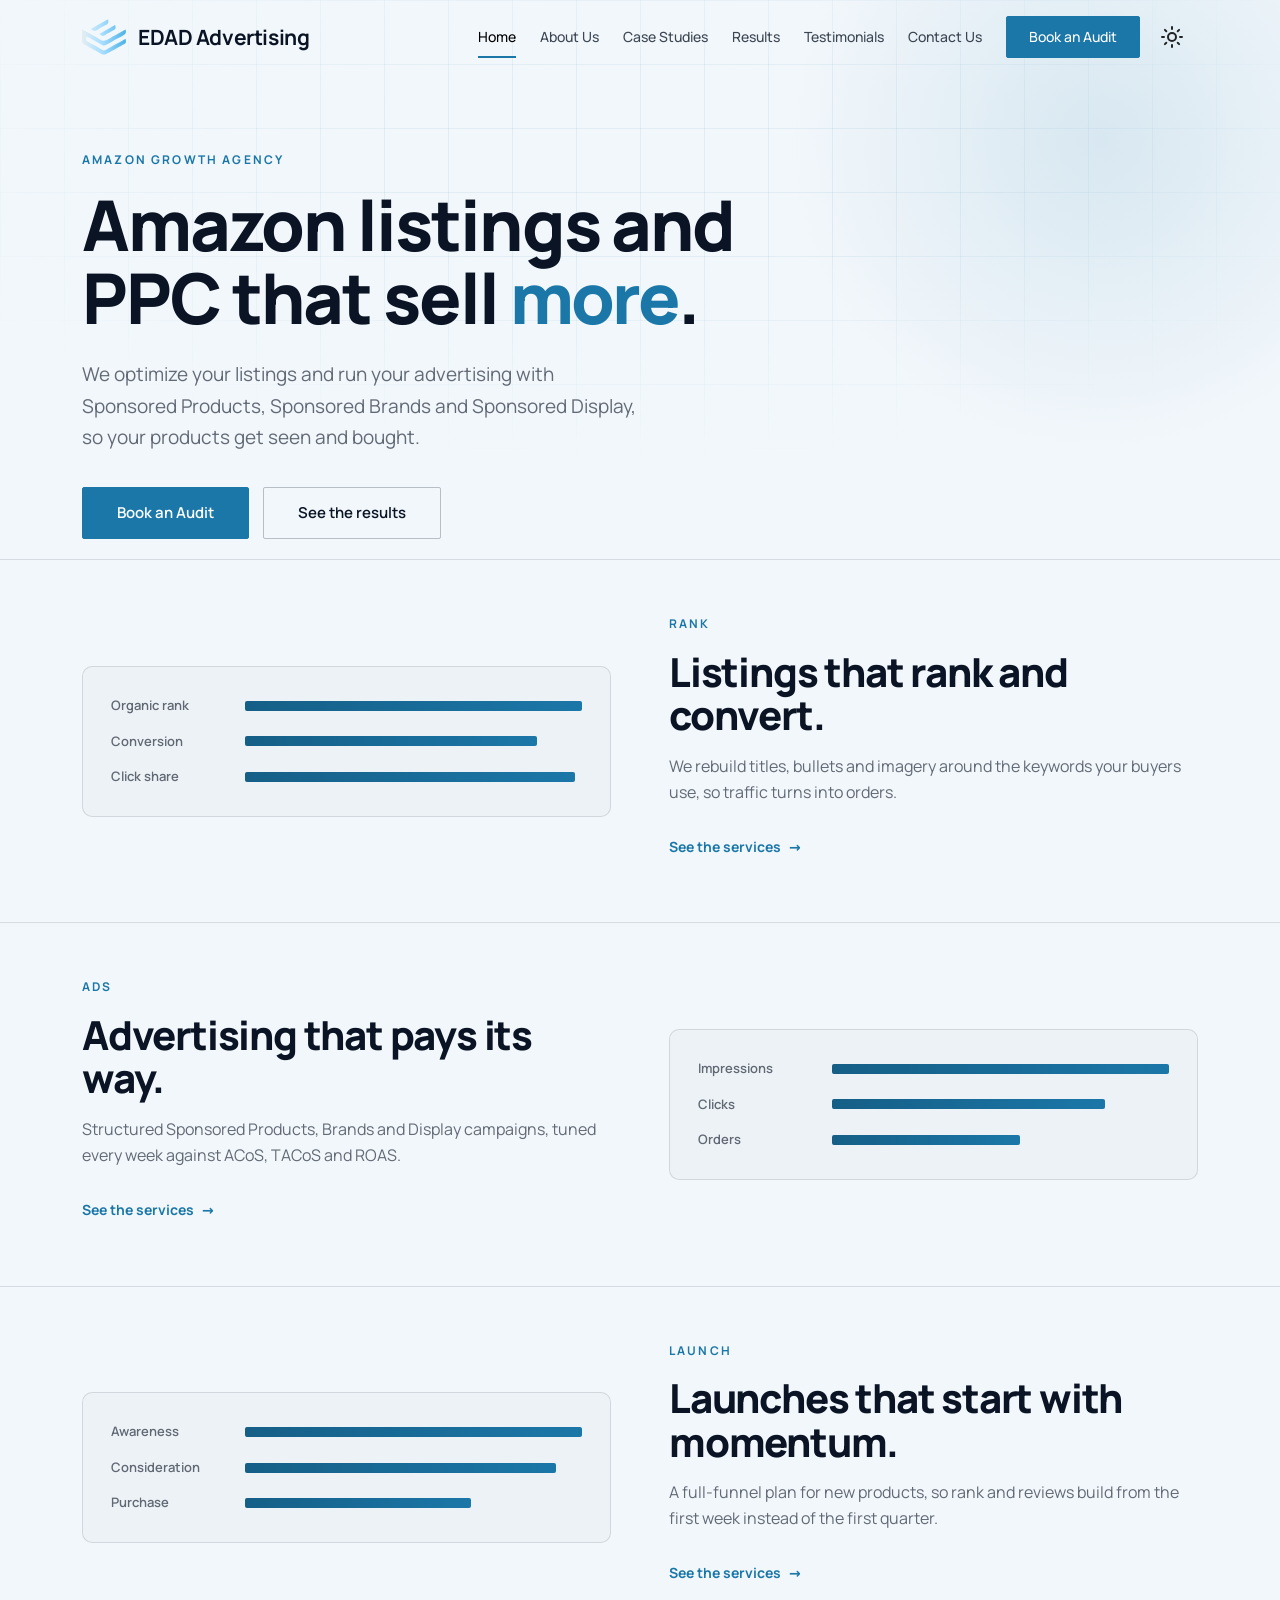
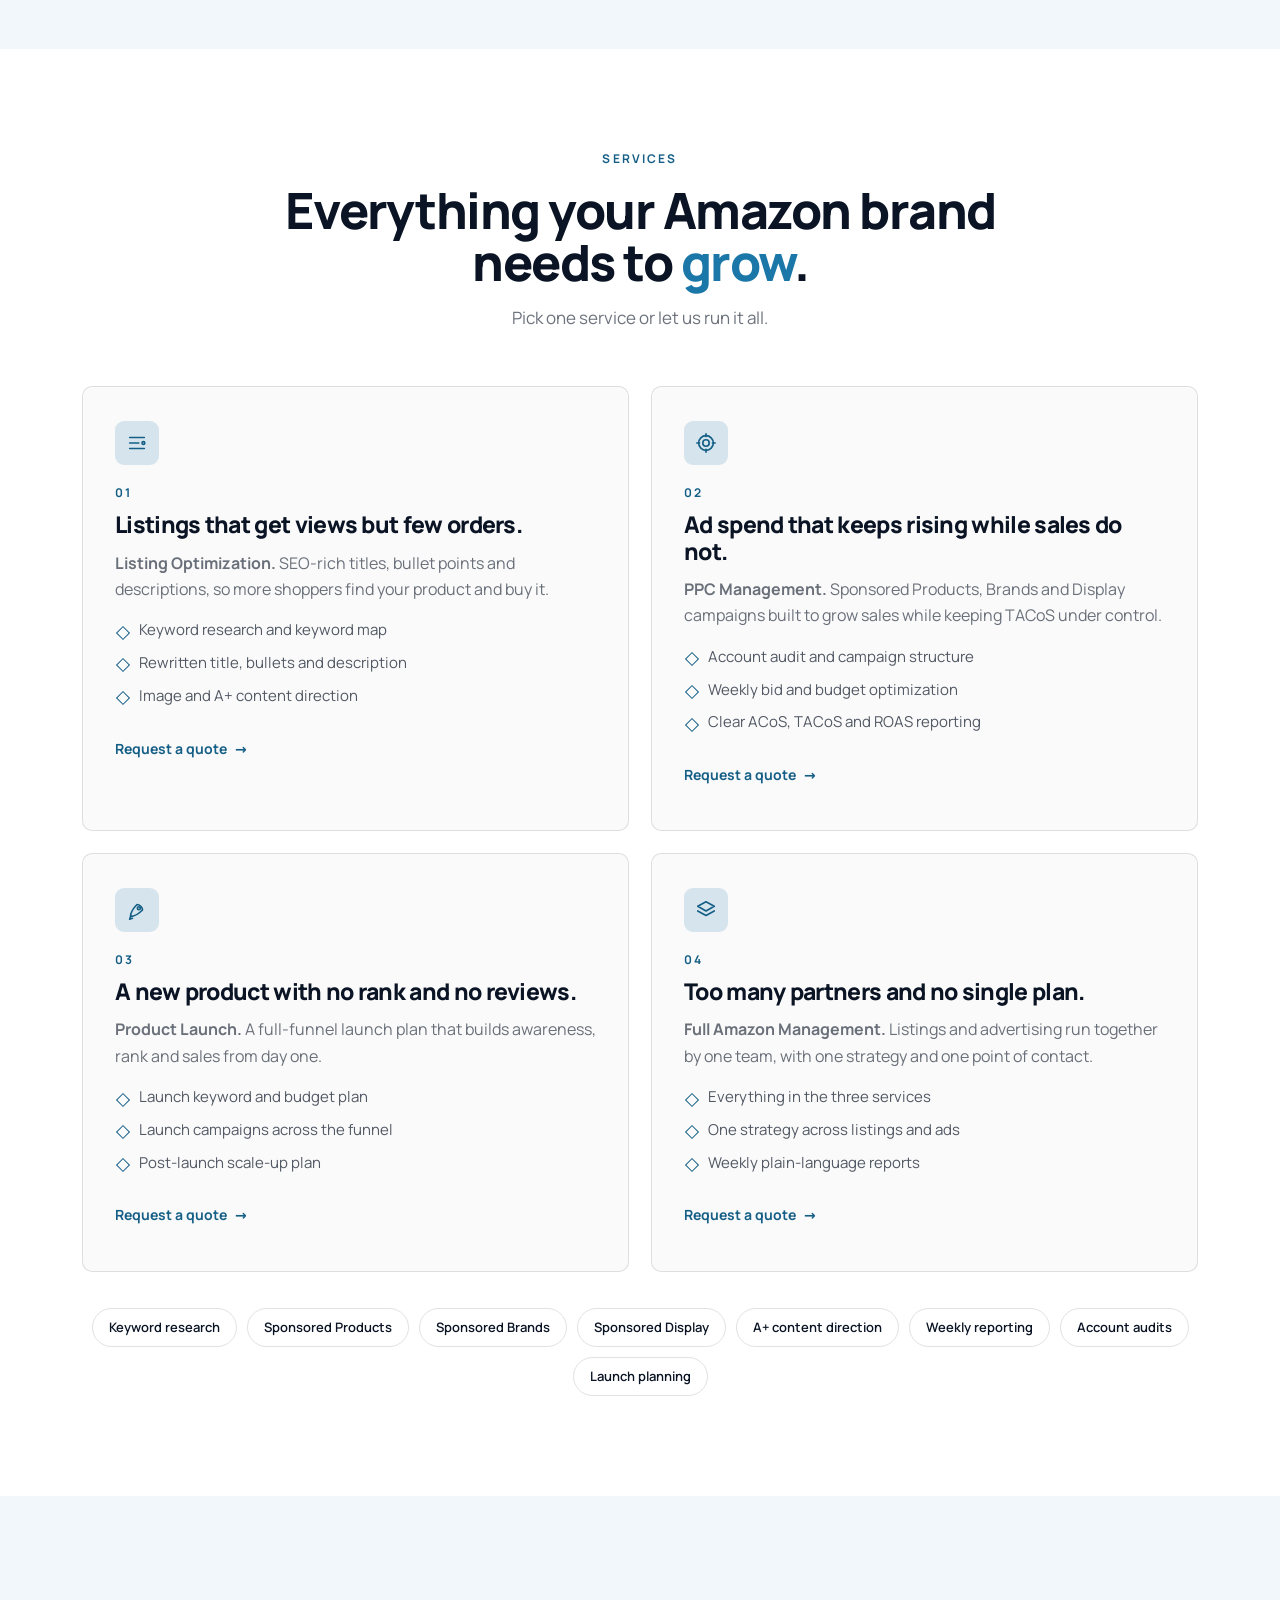
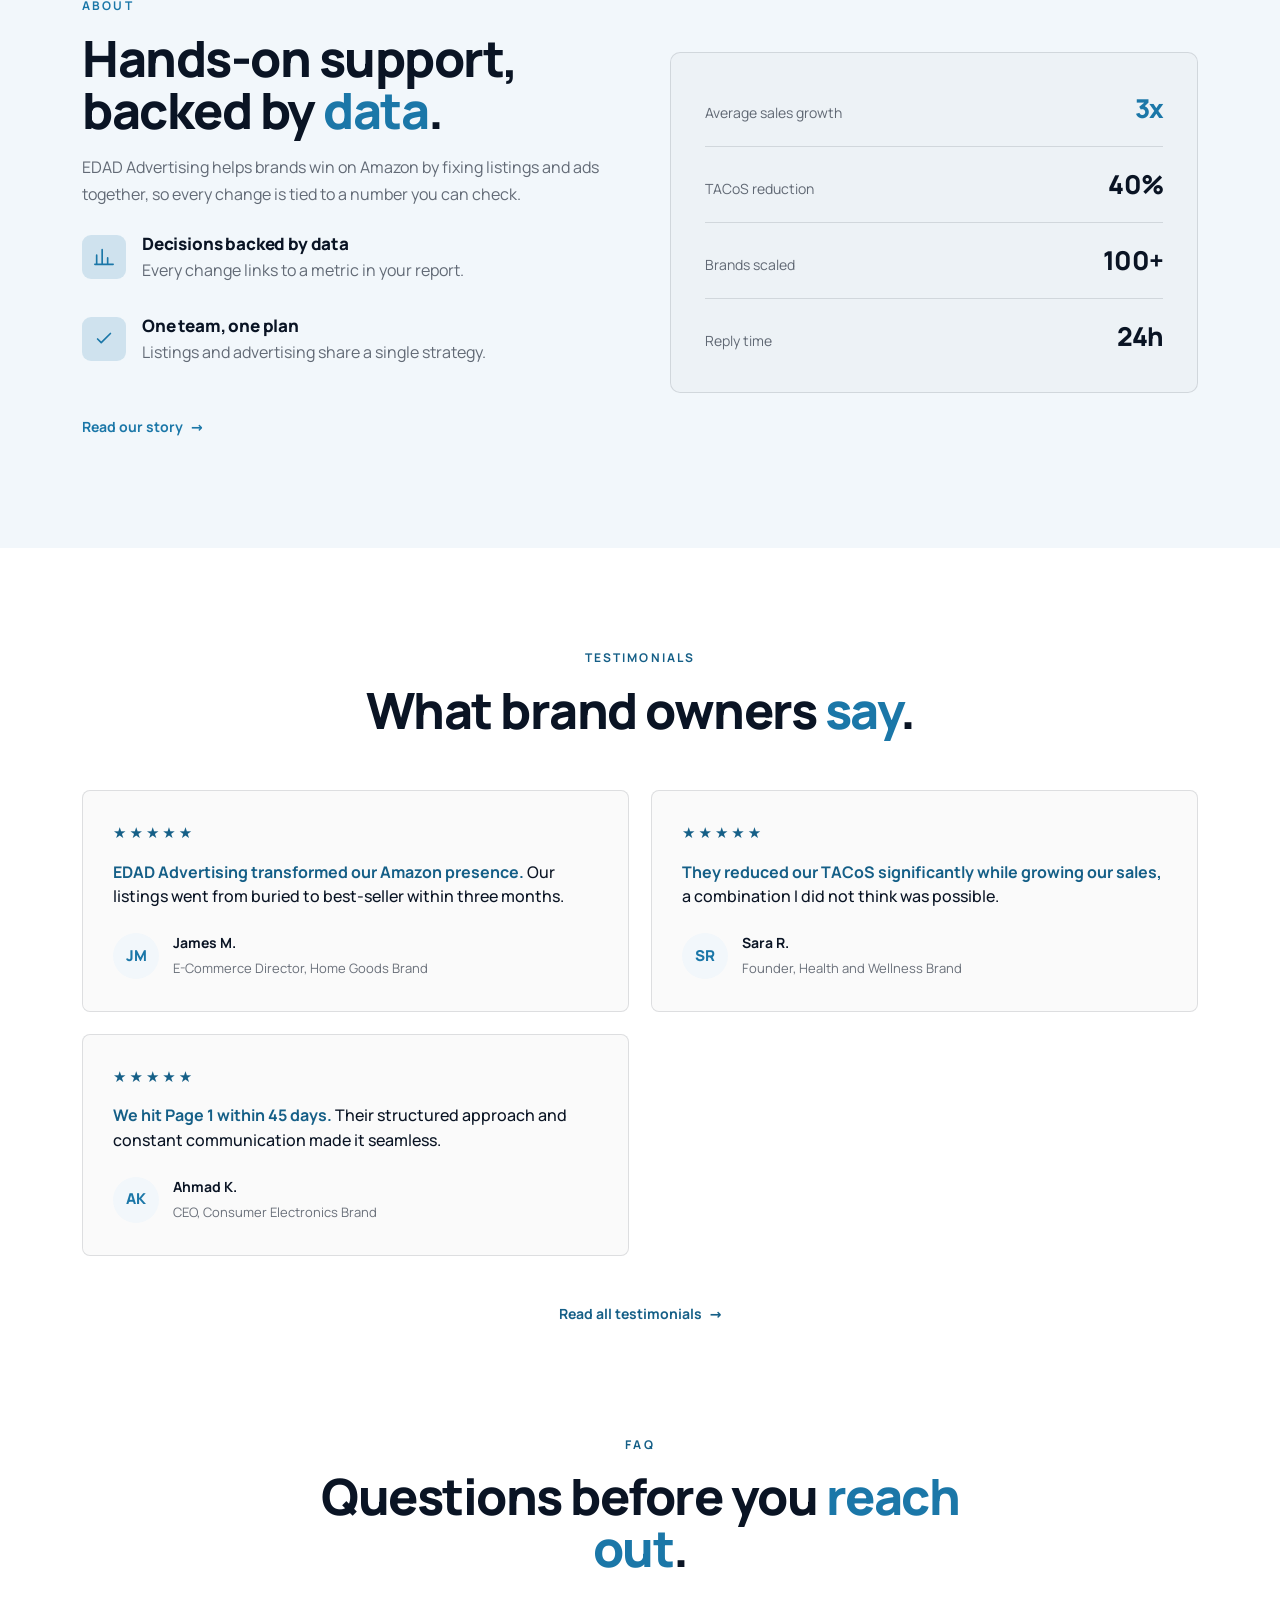
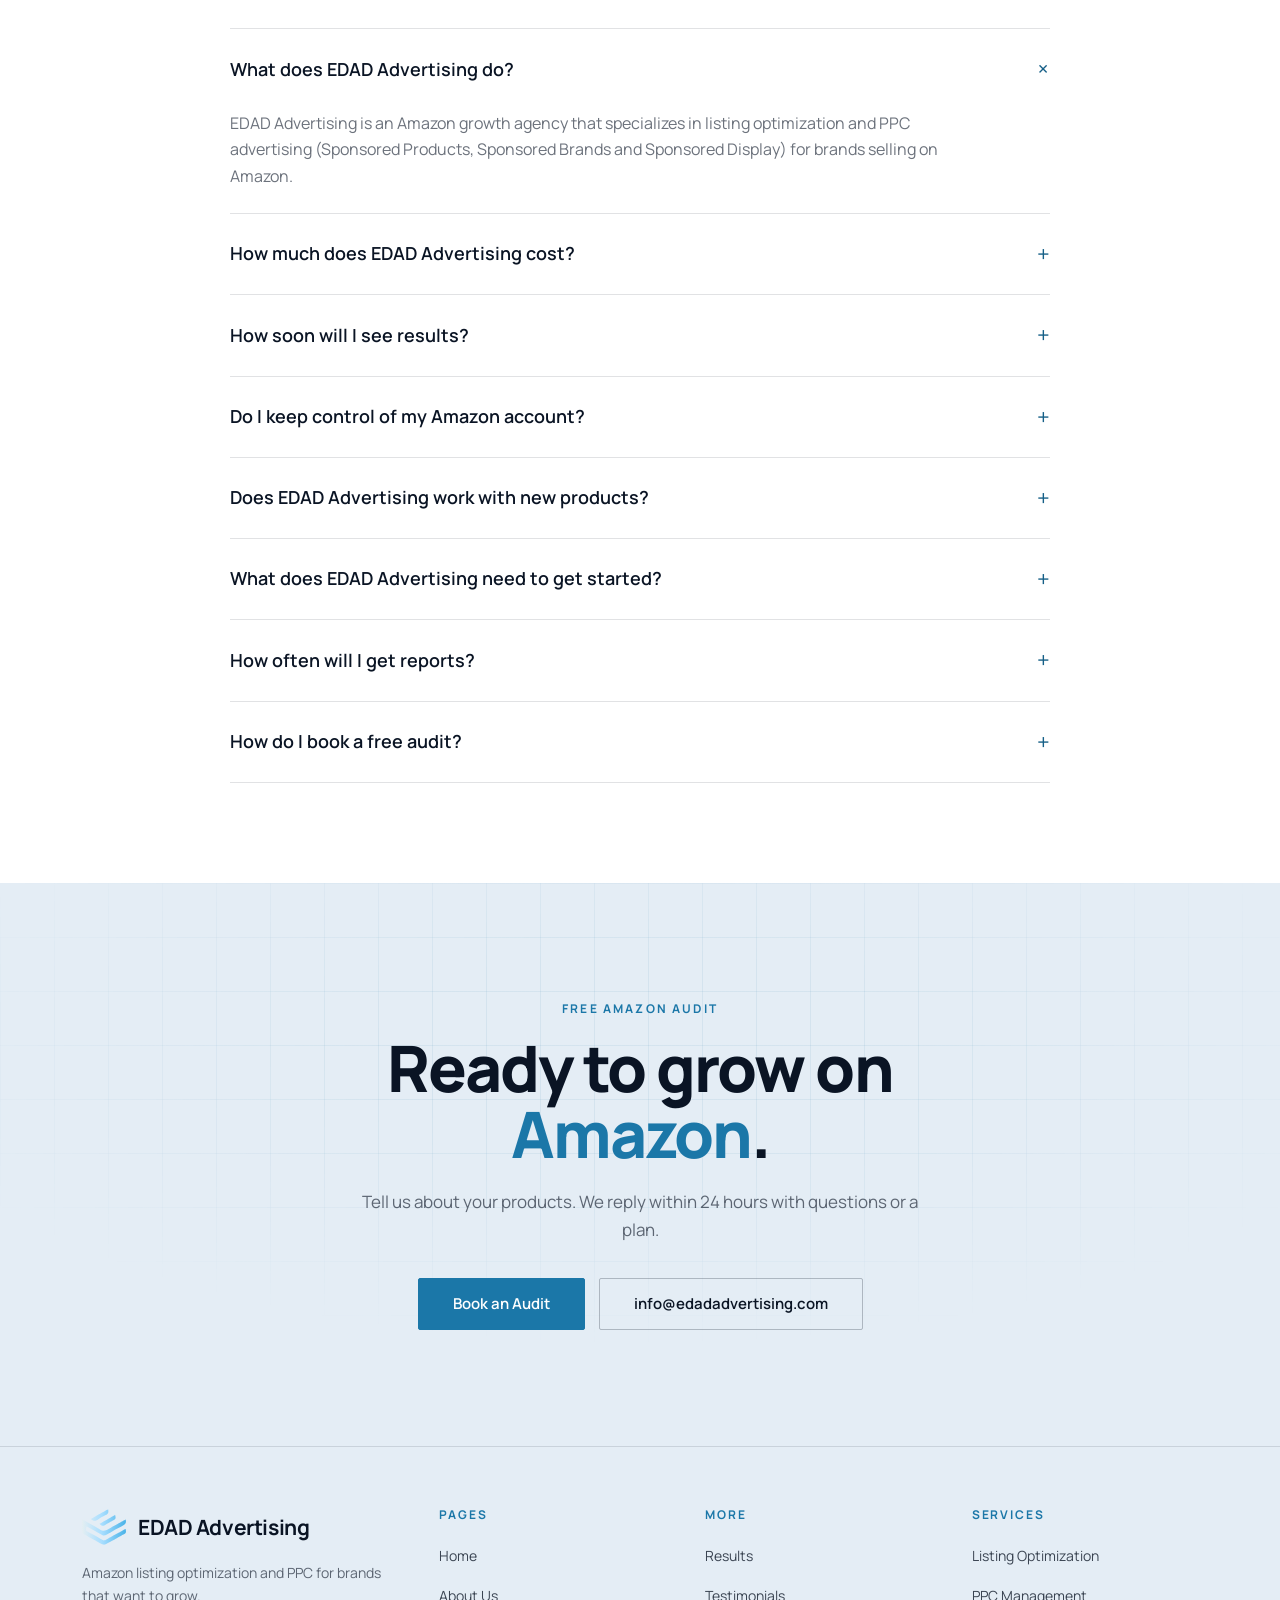
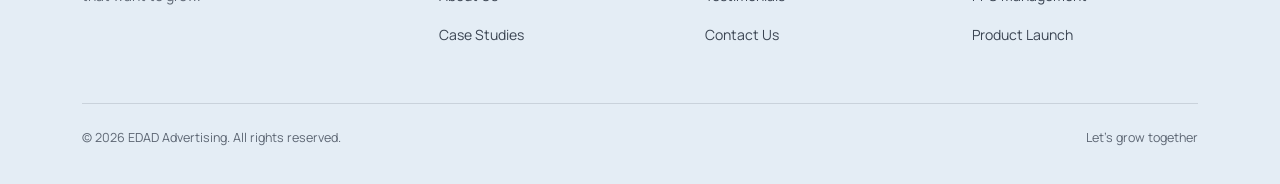
<file: index.html>
<!DOCTYPE html><html lang="en"><head><meta charset="utf-8"><meta name="viewport" content="width=device-width,initial-scale=1,viewport-fit=cover">
<title>Amazon PPC and Listing Optimization Agency | EDAD Advertising</title><meta name="description" content="Amazon listing optimization and PPC management that grows sales and cuts TACoS. Book a free audit with EDAD Advertising today."><script>try{var t=localStorage.getItem("edad-theme");if(!t)t=matchMedia("(prefers-color-scheme: light)").matches?"light":"dark";document.documentElement.setAttribute("data-theme",t)}catch(e){document.documentElement.setAttribute("data-theme","dark")}</script><meta name="theme-color" content="#060B16"><meta name="color-scheme" content="dark light"><meta name="format-detection" content="telephone=no">
<link rel="canonical" href="https://edadadvertising.com/"><meta name="robots" content="index,follow,max-image-preview:large,max-snippet:-1"><meta name="author" content="EDAD Advertising">
<link rel="icon" href="assets/favicon.png"><link rel="apple-touch-icon" href="assets/apple-touch-icon.png"><link rel="manifest" href="manifest.webmanifest">
<link rel="preload" href="assets/manrope.woff2" as="font" type="font/woff2" crossorigin><link rel="stylesheet" href="assets/style.css?v=dd82e7a0">
<meta property="og:type" content="website"><meta property="og:site_name" content="EDAD Advertising"><meta property="og:locale" content="en_US"><meta property="og:url" content="https://edadadvertising.com/"><meta property="og:title" content="Amazon PPC and Listing Optimization Agency | EDAD Advertising"><meta property="og:description" content="Amazon listing optimization and PPC management that grows sales and cuts TACoS. Book a free audit with EDAD Advertising today."><meta property="og:image" content="https://edadadvertising.com/assets/og-image.png"><meta property="og:image:width" content="1200"><meta property="og:image:height" content="630"><meta property="og:image:alt" content="EDAD Advertising: Amazon listings and PPC that sell more">
<meta name="twitter:card" content="summary_large_image"><meta name="twitter:title" content="Amazon PPC and Listing Optimization Agency | EDAD Advertising"><meta name="twitter:description" content="Amazon listing optimization and PPC management that grows sales and cuts TACoS. Book a free audit with EDAD Advertising today."><meta name="twitter:image" content="https://edadadvertising.com/assets/og-image.png">
<script type="application/ld+json">{"@context":"https://schema.org","@graph":[{"@type":["ProfessionalService","Organization"],"@id":"https://edadadvertising.com/#org","name":"EDAD Advertising","legalName":"EDAD Advertising LLC","url":"https://edadadvertising.com/","logo":"https://edadadvertising.com/assets/icon-512.png","image":"https://edadadvertising.com/assets/og-image.png","description":"Amazon growth agency specializing in listing optimization and PPC advertising.","email":"info@edadadvertising.com","slogan":"Let's grow together","areaServed":"Worldwide","knowsAbout":["Amazon PPC","Amazon listing optimization","Amazon Sponsored Products","Amazon Sponsored Brands","Amazon Sponsored Display","Amazon product launch"]},{"@type":"WebSite","@id":"https://edadadvertising.com/#site","url":"https://edadadvertising.com/","name":"EDAD Advertising","publisher":{"@id":"https://edadadvertising.com/#org"},"inLanguage":"en"},{"@type":"Service","name":"Listing Optimization","description":"SEO-rich titles, bullet points and descriptions, so more shoppers find your product and buy it.","provider":{"@id":"https://edadadvertising.com/#org"},"areaServed":"Worldwide","serviceType":"Listing Optimization","offers":{"@type":"Offer","description":"Quoted per project after a free audit"}},{"@type":"Service","name":"PPC Management","description":"Sponsored Products, Brands and Display campaigns built to grow sales while keeping TACoS under control.","provider":{"@id":"https://edadadvertising.com/#org"},"areaServed":"Worldwide","serviceType":"PPC Management","offers":{"@type":"Offer","description":"Quoted per project after a free audit"}},{"@type":"Service","name":"Product Launch","description":"A full-funnel launch plan that builds awareness, rank and sales from day one.","provider":{"@id":"https://edadadvertising.com/#org"},"areaServed":"Worldwide","serviceType":"Product Launch","offers":{"@type":"Offer","description":"Quoted per project after a free audit"}},{"@type":"Service","name":"Full Amazon Management","description":"Listings and advertising run together by one team, with one strategy and one point of contact.","provider":{"@id":"https://edadadvertising.com/#org"},"areaServed":"Worldwide","serviceType":"Full Amazon Management","offers":{"@type":"Offer","description":"Quoted per project after a free audit"}},{"@type":"FAQPage","mainEntity":[{"@type":"Question","name":"What does EDAD Advertising do?","acceptedAnswer":{"@type":"Answer","text":"EDAD Advertising is an Amazon growth agency that specializes in listing optimization and PPC advertising (Sponsored Products, Sponsored Brands and Sponsored Display) for brands selling on Amazon."}},{"@type":"Question","name":"How much does EDAD Advertising cost?","acceptedAnswer":{"@type":"Answer","text":"Every project is quoted individually. Pricing depends on your catalog size, ad spend and goals, and you receive a written proposal after a free audit."}},{"@type":"Question","name":"How soon will I see results?","acceptedAnswer":{"@type":"Answer","text":"Most brands see early listing and campaign improvements within the first weeks, while rank and efficiency build over time. EDAD Advertising sends weekly reports so you can track the trend."}},{"@type":"Question","name":"Do I keep control of my Amazon account?","acceptedAnswer":{"@type":"Answer","text":"Yes. Your Amazon account always stays yours. EDAD Advertising works through access you grant, and you can remove it at any time."}},{"@type":"Question","name":"Does EDAD Advertising work with new products?","acceptedAnswer":{"@type":"Answer","text":"Yes. The product launch service is built for new products with no rank or reviews yet, using full-funnel launch campaigns."}},{"@type":"Question","name":"What does EDAD Advertising need to get started?","acceptedAnswer":{"@type":"Answer","text":"Read-only or advertising access to your Amazon account, your product catalog and your goals. The free audit shows exactly what is needed."}},{"@type":"Question","name":"How often will I get reports?","acceptedAnswer":{"@type":"Answer","text":"Weekly. Each report uses plain numbers and ends with a clear next step, so you always know what changed and why."}},{"@type":"Question","name":"How do I book a free audit?","acceptedAnswer":{"@type":"Answer","text":"Use any Book an Audit button or send the form on the contact page. EDAD Advertising replies within 24 hours."}}]}]}</script></head><body><svg width="0" height="0" style="position:absolute" aria-hidden="true"><defs><linearGradient id="lg" x1="0" x2="1"><stop offset="0" stop-color="#E4EEF2"/><stop offset=".45" stop-color="#A8DEFF"/><stop offset="1" stop-color="#4AB3E8"/></linearGradient><symbol id="mk" viewBox="0 0 790 640"><path fill="url(#lg)" fill-rule="evenodd" d="M380 639C377 638 368 634 360 629C325 610 232 559 197 539C188 534 171 524 158 517C76 471 30 444 24 440C13 431 4 417 2 406C-0 394 -0 182 1 182C2 183 13 189 26 196C39 203 74 222 104 239C218 302 267 329 314 359C375 398 412 398 476 358C520 330 577 297 646 261C661 252 679 243 686 239C693 235 714 224 733 214C752 204 771 193 776 191C780 188 784 187 784 187C786 189 789 210 789 220C789 255 776 272 729 297C694 315 635 347 592 371C584 376 571 383 564 387C557 391 548 396 544 399C501 423 420 467 414 469C403 473 382 471 368 466C356 461 316 439 192 370C102 320 86 312 80 312C78 312 75 330 73 351C70 381 76 390 112 410C120 414 135 422 146 428C166 439 175 443 206 461C235 477 290 509 336 536C391 569 395 569 447 540C499 510 506 506 526 495C537 488 551 481 556 478C560 476 583 463 605 451C627 438 655 423 666 417C677 411 703 397 722 386C742 375 763 364 768 361C773 359 777 357 778 357C779 355 782 356 782 358C792 391 792 415 783 426C774 437 780 433 592 538C575 548 555 559 548 563C530 573 454 615 433 627C422 633 411 638 409 639C402 640 386 640 380 639ZM363 296C350 294 336 285 323 272C314 263 314 263 322 258C326 256 346 245 366 233C387 221 432 195 466 175C501 156 536 135 545 130C554 125 565 119 570 116C574 114 581 110 586 107C590 104 594 102 594 102C595 103 598 117 600 128C608 167 603 176 563 199C557 203 538 213 522 222C475 247 456 258 430 276C402 295 383 301 363 296ZM213 209C203 207 193 203 183 196C175 190 162 178 162 177C162 176 189 160 223 140C256 121 318 86 360 61C403 37 444 13 453 9C461 4 468 -0 469 0C472 4 475 46 472 58C465 81 454 91 416 109C373 130 338 150 294 179C267 197 256 203 244 207C236 209 220 210 213 209Z"/></symbol></defs></svg>
<header class="nav"><div class="wrap"><a class="brand" href="index.html"><svg role="img" aria-label="EDAD Advertising logo" viewBox="0 0 790 640" width="44" height="36"><use href="#mk"/></svg>EDAD Advertising</a><nav aria-label="Main"><ul class="links" id="menu"><li><a href="index.html" class=active aria-current=page>Home</a></li><li><a href="about.html">About Us</a></li><li><a href="case-studies.html">Case Studies</a></li><li><a href="results.html">Results</a></li><li><a href="testimonials.html">Testimonials</a></li><li><a href="contact.html">Contact Us</a></li><li><a class="btn" href="contact.html#contact-form">Book an Audit</a></li></ul></nav><div class="tools"><button class="tt" type="button" aria-label="Switch to light mode" aria-pressed="false"><svg class="moon" viewBox="0 0 24 24" fill="none" stroke="currentColor" stroke-width="2" stroke-linecap="round" stroke-linejoin="round" aria-hidden="true"><path d="M21 12.8A9 9 0 1 1 11.2 3a7 7 0 0 0 9.8 9.8z"/></svg><svg class="sun" viewBox="0 0 24 24" fill="none" stroke="currentColor" stroke-width="2" stroke-linecap="round" aria-hidden="true"><circle cx="12" cy="12" r="4"/><path d="M12 2v2M12 20v2M4.9 4.9l1.4 1.4M17.7 17.7l1.4 1.4M2 12h2M20 12h2M4.9 19.1l1.4-1.4M17.7 6.3l1.4-1.4"/></svg></button><button class="burger" aria-expanded="false" aria-controls="menu">Menu</button></div></div></header>
<main><section class="hero grid-bg glow s-dark"><div class="wrap"><span class="eyebrow">Amazon growth agency</span><h1>Amazon listings and PPC that sell <em>more</em>.</h1><p class="lead">We optimize your listings and run your advertising with Sponsored Products, Sponsored Brands and Sponsored Display, so your products get seen and bought.</p><div class="row"><a class="btn lg" href="contact.html#contact-form">Book an Audit</a><a class="btn lg out" href="results.html">See the results</a></div></div></section>
<section class="feat s-dark"><div class="wrap"><div class="copy rv"><span class="eyebrow">Rank</span><h2>Listings that rank and convert.</h2><p>We rebuild titles, bullets and imagery around the keywords your buyers use, so traffic turns into orders.</p><p style="margin-top:20px"><a class="arrow" href="index.html#services">See the services <i>&rarr;</i></a></p></div><div class="vis rv"><div class="bar"><span>Organic rank</span><i style="width:78%"></i></div><div class="bar"><span>Conversion</span><i style="width:62%"></i></div><div class="bar"><span>Click share</span><i style="width:70%"></i></div></div></div></section><section class="feat s-dark"><div class="wrap"><div class="copy rv"><span class="eyebrow">Ads</span><h2>Advertising that pays its way.</h2><p>Structured Sponsored Products, Brands and Display campaigns, tuned every week against ACoS, TACoS and ROAS.</p><p style="margin-top:20px"><a class="arrow" href="index.html#services">See the services <i>&rarr;</i></a></p></div><div class="vis rv"><div class="bar"><span>Impressions</span><i style="width:84%"></i></div><div class="bar"><span>Clicks</span><i style="width:58%"></i></div><div class="bar"><span>Orders</span><i style="width:40%"></i></div></div></div></section><section class="feat s-dark"><div class="wrap"><div class="copy rv"><span class="eyebrow">Launch</span><h2>Launches that start with momentum.</h2><p>A full-funnel plan for new products, so rank and reviews build from the first week instead of the first quarter.</p><p style="margin-top:20px"><a class="arrow" href="index.html#services">See the services <i>&rarr;</i></a></p></div><div class="vis rv"><div class="bar"><span>Awareness</span><i style="width:88%"></i></div><div class="bar"><span>Consideration</span><i style="width:66%"></i></div><div class="bar"><span>Purchase</span><i style="width:48%"></i></div></div></div></section>
<section class="sec s-light" id="services"><div class="wrap"><div class="sec-head c rv"><span class="eyebrow">Services</span><h2>Everything your Amazon brand needs to <em>grow</em>.</h2><p>Pick one service or let us run it all.</p></div><div class="cards2 svcs"><article class="card svc hv rv" id="listing-optimization"><span class="ico"><svg viewBox="0 0 24 24" aria-hidden="true"><path d="M4 6h16M4 12h10M4 18h16"/><circle cx="19" cy="12" r="1.5"/></svg></span><span class="num">01</span><h3>Listings that get views but few orders.</h3><p><b style="color:inherit">Listing Optimization.</b> SEO-rich titles, bullet points and descriptions, so more shoppers find your product and buy it.</p><ul class="dia"><li>Keyword research and keyword map</li><li>Rewritten title, bullets and description</li><li>Image and A+ content direction</li></ul><p style="margin-top:18px"><a class="arrow" href="contact.html?service=listing-optimization#contact-form">Request a quote <i>&rarr;</i></a></p></article><article class="card svc hv rv" id="ppc-management"><span class="ico"><svg viewBox="0 0 24 24" aria-hidden="true"><circle cx="12" cy="12" r="8"/><circle cx="12" cy="12" r="3.5"/><path d="M12 2v3M12 19v3M2 12h3M19 12h3"/></svg></span><span class="num">02</span><h3>Ad spend that keeps rising while sales do not.</h3><p><b style="color:inherit">PPC Management.</b> Sponsored Products, Brands and Display campaigns built to grow sales while keeping TACoS under control.</p><ul class="dia"><li>Account audit and campaign structure</li><li>Weekly bid and budget optimization</li><li>Clear ACoS, TACoS and ROAS reporting</li></ul><p style="margin-top:18px"><a class="arrow" href="contact.html?service=ppc-management#contact-form">Request a quote <i>&rarr;</i></a></p></article><article class="card svc hv rv" id="product-launch"><span class="ico"><svg viewBox="0 0 24 24" aria-hidden="true"><path d="M5 19c0-4 2-8 7-13 3 0 6 3 6 6-5 5-9 7-13 7z"/><circle cx="14" cy="10" r="1.6"/><path d="M5 19l-1 3 3-1"/></svg></span><span class="num">03</span><h3>A new product with no rank and no reviews.</h3><p><b style="color:inherit">Product Launch.</b> A full-funnel launch plan that builds awareness, rank and sales from day one.</p><ul class="dia"><li>Launch keyword and budget plan</li><li>Launch campaigns across the funnel</li><li>Post-launch scale-up plan</li></ul><p style="margin-top:18px"><a class="arrow" href="contact.html?service=product-launch#contact-form">Request a quote <i>&rarr;</i></a></p></article><article class="card svc hv rv" id="full-management"><span class="ico"><svg viewBox="0 0 24 24" aria-hidden="true"><path d="M12 3l9 5-9 5-9-5z"/><path d="M3 13l9 5 9-5"/></svg></span><span class="num">04</span><h3>Too many partners and no single plan.</h3><p><b style="color:inherit">Full Amazon Management.</b> Listings and advertising run together by one team, with one strategy and one point of contact.</p><ul class="dia"><li>Everything in the three services</li><li>One strategy across listings and ads</li><li>Weekly plain-language reports</li></ul><p style="margin-top:18px"><a class="arrow" href="contact.html?service=full-management#contact-form">Request a quote <i>&rarr;</i></a></p></article></div><div class="chips rv"><span class="chip">Keyword research</span><span class="chip">Sponsored Products</span><span class="chip">Sponsored Brands</span><span class="chip">Sponsored Display</span><span class="chip">A+ content direction</span><span class="chip">Weekly reporting</span><span class="chip">Account audits</span><span class="chip">Launch planning</span></div></div></section>
<section class="sec about-band s-dark"><div class="wrap"><div class="rv"><span class="eyebrow">About</span><h2 style="font-size:clamp(30px,4.6vw,50px);margin:14px 0 18px">Hands-on support, backed by <em>data</em>.</h2><p>EDAD Advertising helps brands win on Amazon by fixing listings and ads together, so every change is tied to a number you can check.</p><div class="pts"><div class="pt"><span class="ico"><svg viewBox="0 0 24 24" aria-hidden="true"><path d="M4 20V10M10 20V4M16 20v-7M22 20H2"/></svg></span><div><h4>Decisions backed by data</h4><p>Every change links to a metric in your report.</p></div></div><div class="pt"><span class="ico"><svg viewBox="0 0 24 24" aria-hidden="true"><path d="M5 12l4 4 10-10"/></svg></span><div><h4>One team, one plan</h4><p>Listings and advertising share a single strategy.</p></div></div></div><p style="margin-top:26px"><a class="arrow" href="about.html">Read our story <i>&rarr;</i></a></p></div>
<div class="stats rv"><div class="stat"><span>Average sales growth</span><b>3x</b></div><div class="stat"><span>TACoS reduction</span><b>40%</b></div><div class="stat"><span>Brands scaled</span><b>100+</b></div><div class="stat"><span>Reply time</span><b>24h</b></div></div></div></section>
<section class="sec s-light"><div class="wrap"><div class="sec-head c rv"><span class="eyebrow">Testimonials</span><h2>What brand owners <em>say</em>.</h2></div><div class="cards2 qs"><div class="card quote rv"><div class="stars" aria-label="Five stars">&#9733;&#9733;&#9733;&#9733;&#9733;</div><blockquote><b>EDAD Advertising transformed our Amazon presence.</b> Our listings went from buried to best-seller within three months.</blockquote><div class="who"><span class="av">JM</span><div><b>James M.</b><span>E-Commerce Director, Home Goods Brand</span></div></div></div><div class="card quote rv"><div class="stars" aria-label="Five stars">&#9733;&#9733;&#9733;&#9733;&#9733;</div><blockquote><b>They reduced our TACoS significantly while growing our sales,</b> a combination I did not think was possible.</blockquote><div class="who"><span class="av">SR</span><div><b>Sara R.</b><span>Founder, Health and Wellness Brand</span></div></div></div><div class="card quote rv"><div class="stars" aria-label="Five stars">&#9733;&#9733;&#9733;&#9733;&#9733;</div><blockquote><b>We hit Page 1 within 45 days.</b> Their structured approach and constant communication made it seamless.</blockquote><div class="who"><span class="av">AK</span><div><b>Ahmad K.</b><span>CEO, Consumer Electronics Brand</span></div></div></div></div><p style="text-align:center;margin:36px auto 0"><a class="arrow" href="testimonials.html">Read all testimonials <i>&rarr;</i></a></p></div></section>
<section class="sec s-light" style="padding-top:0"><div class="wrap"><div class="sec-head c rv"><span class="eyebrow">FAQ</span><h2>Questions before you <em>reach out</em>.</h2></div><div class="faq rv"><details open><summary>What does EDAD Advertising do?</summary><p>EDAD Advertising is an Amazon growth agency that specializes in listing optimization and PPC advertising (Sponsored Products, Sponsored Brands and Sponsored Display) for brands selling on Amazon.</p></details><details><summary>How much does EDAD Advertising cost?</summary><p>Every project is quoted individually. Pricing depends on your catalog size, ad spend and goals, and you receive a written proposal after a free audit.</p></details><details><summary>How soon will I see results?</summary><p>Most brands see early listing and campaign improvements within the first weeks, while rank and efficiency build over time. EDAD Advertising sends weekly reports so you can track the trend.</p></details><details><summary>Do I keep control of my Amazon account?</summary><p>Yes. Your Amazon account always stays yours. EDAD Advertising works through access you grant, and you can remove it at any time.</p></details><details><summary>Does EDAD Advertising work with new products?</summary><p>Yes. The product launch service is built for new products with no rank or reviews yet, using full-funnel launch campaigns.</p></details><details><summary>What does EDAD Advertising need to get started?</summary><p>Read-only or advertising access to your Amazon account, your product catalog and your goals. The free audit shows exactly what is needed.</p></details><details><summary>How often will I get reports?</summary><p>Weekly. Each report uses plain numbers and ends with a clear next step, so you always know what changed and why.</p></details><details><summary>How do I book a free audit?</summary><p>Use any Book an Audit button or send the form on the contact page. EDAD Advertising replies within 24 hours.</p></details></div></div></section><section class="cta grid-bg s-deep"><div class="wrap rv"><span class="eyebrow">Free Amazon audit</span><h2>Ready to grow on <em>Amazon</em>.</h2><p>Tell us about your products. We reply within 24 hours with questions or a plan.</p><div class="row"><a class="btn lg" href="contact.html#contact-form">Book an Audit</a><a class="btn lg out" href="mailto:info@edadadvertising.com">info@edadadvertising.com</a></div></div></section></main><footer><div class="wrap"><div class="fgrid"><div><a class="brand" href="index.html"><svg role="img" aria-label="EDAD Advertising logo" viewBox="0 0 790 640" width="44" height="36"><use href="#mk"/></svg>EDAD Advertising</a><p>Amazon listing optimization and PPC for brands that want to grow.</p></div><div><h4>Pages</h4><ul><li><a href="index.html">Home</a></li><li><a href="about.html">About Us</a></li><li><a href="case-studies.html">Case Studies</a></li></ul></div><div><h4>More</h4><ul><li><a href="results.html">Results</a></li><li><a href="testimonials.html">Testimonials</a></li><li><a href="contact.html">Contact Us</a></li></ul></div><div><h4>Services</h4><ul><li><a href="index.html#services">Listing Optimization</a></li><li><a href="index.html#services">PPC Management</a></li><li><a href="index.html#services">Product Launch</a></li></ul></div></div><div class="fbar"><span>&copy; 2026 EDAD Advertising. All rights reserved.</span><span>Let's grow together</span></div></div></footer><script src="assets/app.js?v=dd82e7a0" defer></script></body></html>
</file>
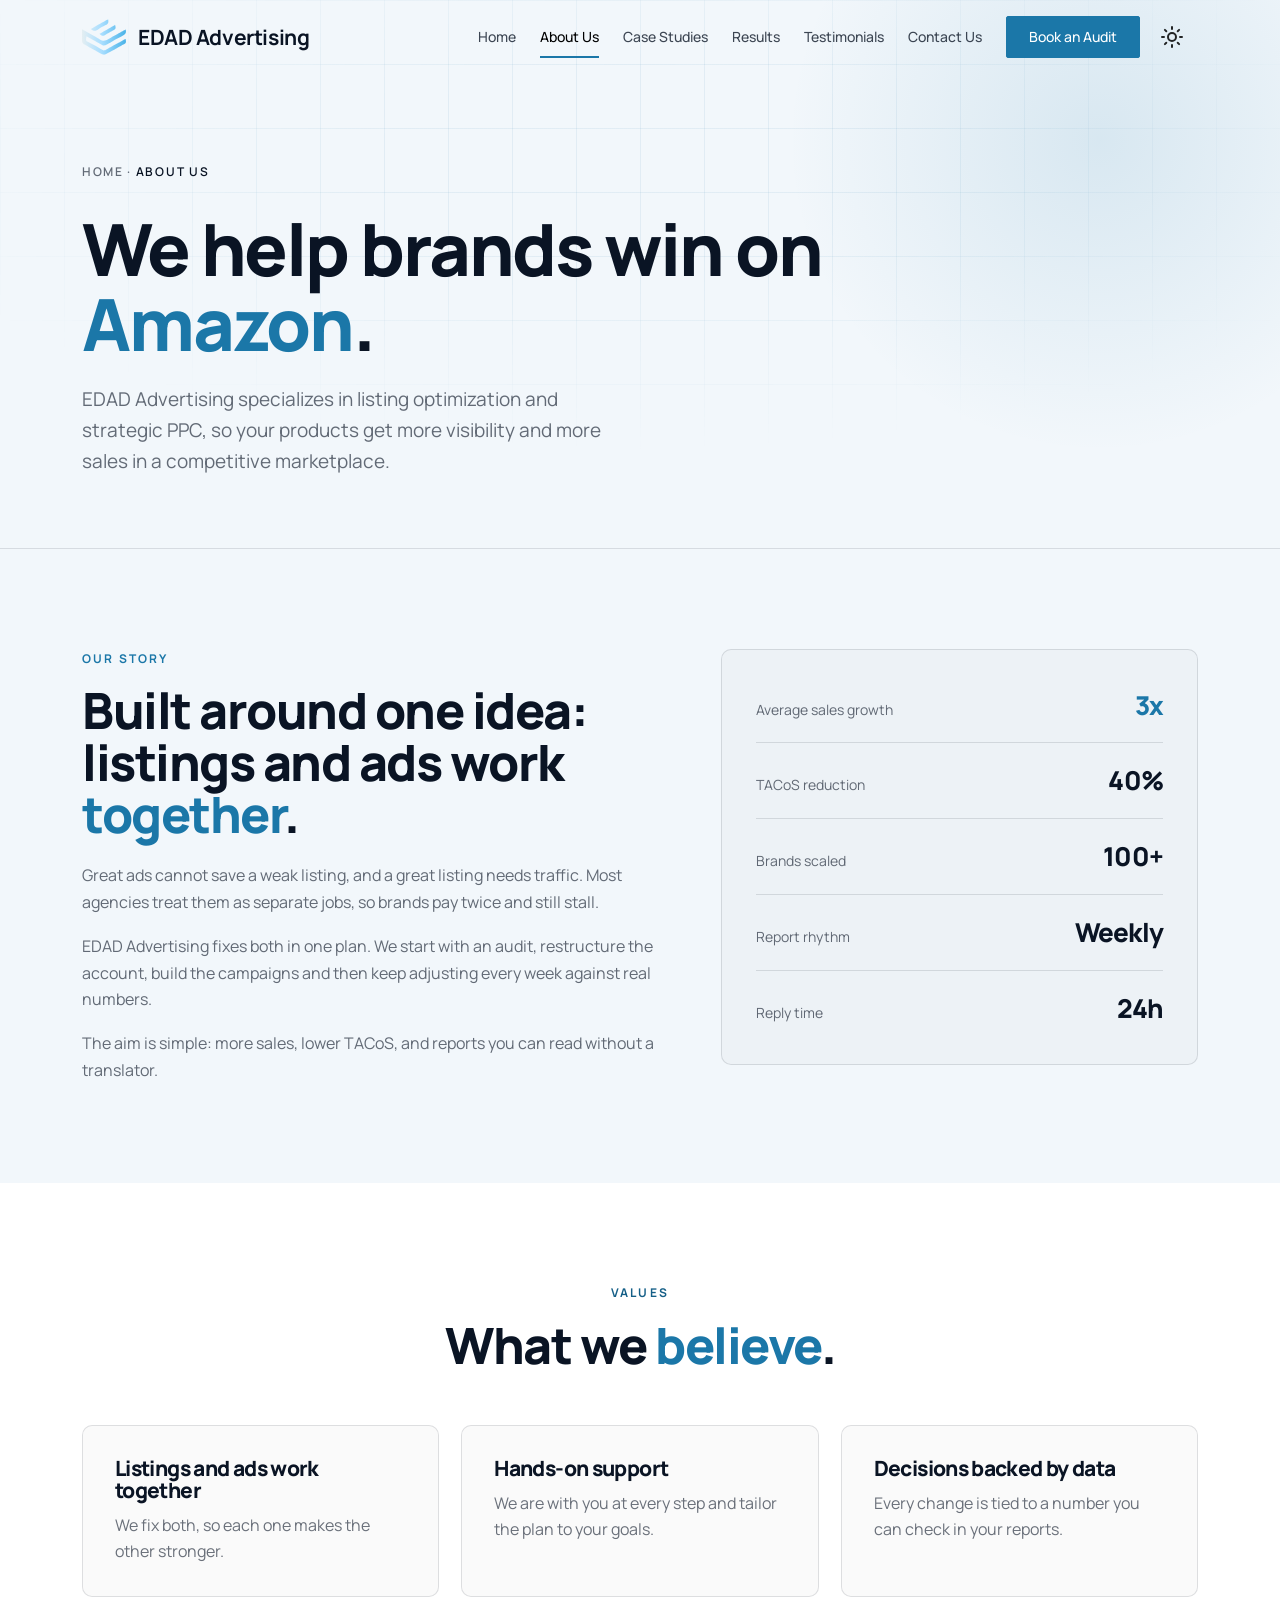
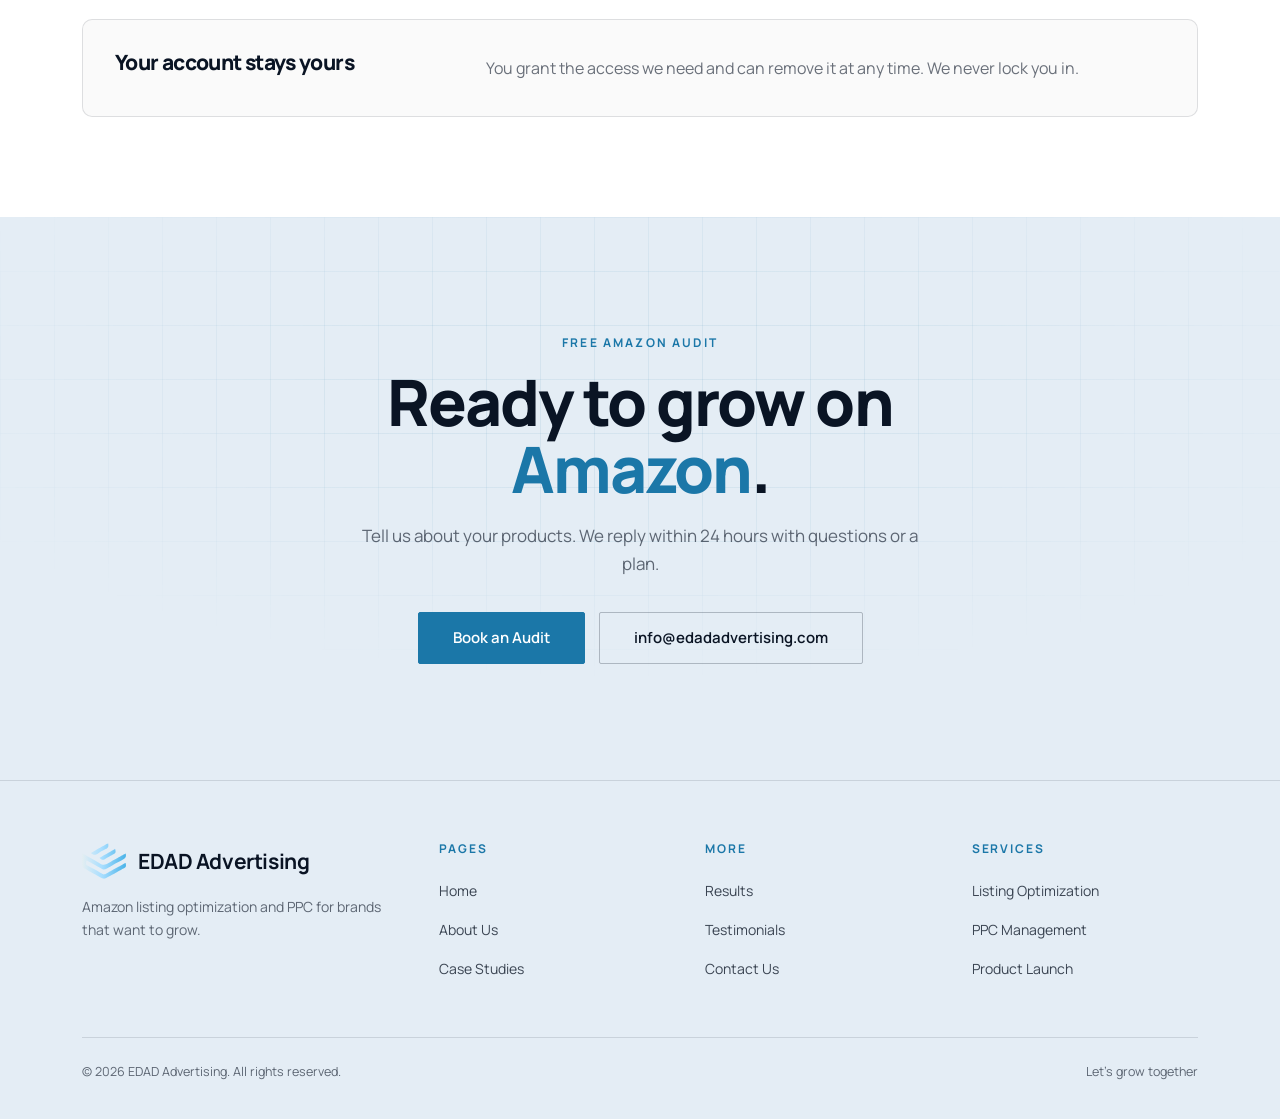
<file: about.html>
<!DOCTYPE html><html lang="en"><head><meta charset="utf-8"><meta name="viewport" content="width=device-width,initial-scale=1,viewport-fit=cover">
<title>About EDAD Advertising | Amazon Listing and PPC Specialists</title><meta name="description" content="EDAD Advertising helps Amazon brands win with listing optimization and PPC. Learn our approach, our values and how we report every week."><script>try{var t=localStorage.getItem("edad-theme");if(!t)t=matchMedia("(prefers-color-scheme: light)").matches?"light":"dark";document.documentElement.setAttribute("data-theme",t)}catch(e){document.documentElement.setAttribute("data-theme","dark")}</script><meta name="theme-color" content="#060B16"><meta name="color-scheme" content="dark light"><meta name="format-detection" content="telephone=no">
<link rel="canonical" href="https://edadadvertising.com/about.html"><meta name="robots" content="index,follow,max-image-preview:large,max-snippet:-1"><meta name="author" content="EDAD Advertising">
<link rel="icon" href="assets/favicon.png"><link rel="apple-touch-icon" href="assets/apple-touch-icon.png"><link rel="manifest" href="manifest.webmanifest">
<link rel="preload" href="assets/manrope.woff2" as="font" type="font/woff2" crossorigin><link rel="stylesheet" href="assets/style.css?v=dd82e7a0">
<meta property="og:type" content="website"><meta property="og:site_name" content="EDAD Advertising"><meta property="og:locale" content="en_US"><meta property="og:url" content="https://edadadvertising.com/about.html"><meta property="og:title" content="About EDAD Advertising | Amazon Listing and PPC Specialists"><meta property="og:description" content="EDAD Advertising helps Amazon brands win with listing optimization and PPC. Learn our approach, our values and how we report every week."><meta property="og:image" content="https://edadadvertising.com/assets/og-image.png"><meta property="og:image:width" content="1200"><meta property="og:image:height" content="630"><meta property="og:image:alt" content="EDAD Advertising: Amazon listings and PPC that sell more">
<meta name="twitter:card" content="summary_large_image"><meta name="twitter:title" content="About EDAD Advertising | Amazon Listing and PPC Specialists"><meta name="twitter:description" content="EDAD Advertising helps Amazon brands win with listing optimization and PPC. Learn our approach, our values and how we report every week."><meta name="twitter:image" content="https://edadadvertising.com/assets/og-image.png">
<script type="application/ld+json">{"@context":"https://schema.org","@graph":[{"@type":["ProfessionalService","Organization"],"@id":"https://edadadvertising.com/#org","name":"EDAD Advertising","legalName":"EDAD Advertising LLC","url":"https://edadadvertising.com/","logo":"https://edadadvertising.com/assets/icon-512.png","image":"https://edadadvertising.com/assets/og-image.png","description":"Amazon growth agency specializing in listing optimization and PPC advertising.","email":"info@edadadvertising.com","slogan":"Let's grow together","areaServed":"Worldwide","knowsAbout":["Amazon PPC","Amazon listing optimization","Amazon Sponsored Products","Amazon Sponsored Brands","Amazon Sponsored Display","Amazon product launch"]},{"@type":"AboutPage","@id":"https://edadadvertising.com/about.html#page","url":"https://edadadvertising.com/about.html","name":"About EDAD Advertising","about":{"@id":"https://edadadvertising.com/#org"}},{"@type":"BreadcrumbList","itemListElement":[{"@type":"ListItem","position":1,"name":"Home","item":"https://edadadvertising.com/"},{"@type":"ListItem","position":2,"name":"About Us","item":"https://edadadvertising.com/about.html"}]}]}</script></head><body><svg width="0" height="0" style="position:absolute" aria-hidden="true"><defs><linearGradient id="lg" x1="0" x2="1"><stop offset="0" stop-color="#E4EEF2"/><stop offset=".45" stop-color="#A8DEFF"/><stop offset="1" stop-color="#4AB3E8"/></linearGradient><symbol id="mk" viewBox="0 0 790 640"><path fill="url(#lg)" fill-rule="evenodd" d="M380 639C377 638 368 634 360 629C325 610 232 559 197 539C188 534 171 524 158 517C76 471 30 444 24 440C13 431 4 417 2 406C-0 394 -0 182 1 182C2 183 13 189 26 196C39 203 74 222 104 239C218 302 267 329 314 359C375 398 412 398 476 358C520 330 577 297 646 261C661 252 679 243 686 239C693 235 714 224 733 214C752 204 771 193 776 191C780 188 784 187 784 187C786 189 789 210 789 220C789 255 776 272 729 297C694 315 635 347 592 371C584 376 571 383 564 387C557 391 548 396 544 399C501 423 420 467 414 469C403 473 382 471 368 466C356 461 316 439 192 370C102 320 86 312 80 312C78 312 75 330 73 351C70 381 76 390 112 410C120 414 135 422 146 428C166 439 175 443 206 461C235 477 290 509 336 536C391 569 395 569 447 540C499 510 506 506 526 495C537 488 551 481 556 478C560 476 583 463 605 451C627 438 655 423 666 417C677 411 703 397 722 386C742 375 763 364 768 361C773 359 777 357 778 357C779 355 782 356 782 358C792 391 792 415 783 426C774 437 780 433 592 538C575 548 555 559 548 563C530 573 454 615 433 627C422 633 411 638 409 639C402 640 386 640 380 639ZM363 296C350 294 336 285 323 272C314 263 314 263 322 258C326 256 346 245 366 233C387 221 432 195 466 175C501 156 536 135 545 130C554 125 565 119 570 116C574 114 581 110 586 107C590 104 594 102 594 102C595 103 598 117 600 128C608 167 603 176 563 199C557 203 538 213 522 222C475 247 456 258 430 276C402 295 383 301 363 296ZM213 209C203 207 193 203 183 196C175 190 162 178 162 177C162 176 189 160 223 140C256 121 318 86 360 61C403 37 444 13 453 9C461 4 468 -0 469 0C472 4 475 46 472 58C465 81 454 91 416 109C373 130 338 150 294 179C267 197 256 203 244 207C236 209 220 210 213 209Z"/></symbol></defs></svg>
<header class="nav"><div class="wrap"><a class="brand" href="index.html"><svg role="img" aria-label="EDAD Advertising logo" viewBox="0 0 790 640" width="44" height="36"><use href="#mk"/></svg>EDAD Advertising</a><nav aria-label="Main"><ul class="links" id="menu"><li><a href="index.html">Home</a></li><li><a href="about.html" class=active aria-current=page>About Us</a></li><li><a href="case-studies.html">Case Studies</a></li><li><a href="results.html">Results</a></li><li><a href="testimonials.html">Testimonials</a></li><li><a href="contact.html">Contact Us</a></li><li><a class="btn" href="contact.html#contact-form">Book an Audit</a></li></ul></nav><div class="tools"><button class="tt" type="button" aria-label="Switch to light mode" aria-pressed="false"><svg class="moon" viewBox="0 0 24 24" fill="none" stroke="currentColor" stroke-width="2" stroke-linecap="round" stroke-linejoin="round" aria-hidden="true"><path d="M21 12.8A9 9 0 1 1 11.2 3a7 7 0 0 0 9.8 9.8z"/></svg><svg class="sun" viewBox="0 0 24 24" fill="none" stroke="currentColor" stroke-width="2" stroke-linecap="round" aria-hidden="true"><circle cx="12" cy="12" r="4"/><path d="M12 2v2M12 20v2M4.9 4.9l1.4 1.4M17.7 17.7l1.4 1.4M2 12h2M20 12h2M4.9 19.1l1.4-1.4M17.7 6.3l1.4-1.4"/></svg></button><button class="burger" aria-expanded="false" aria-controls="menu">Menu</button></div></div></header>
<main><section class="banner grid-bg glow s-dark"><div class="wrap"><div class="crumbs"><a href="index.html">Home</a> &middot; <b>About Us</b></div><h1>We help brands win on <em>Amazon</em>.</h1><p class="lead">EDAD Advertising specializes in listing optimization and strategic PPC, so your products get more visibility and more sales in a competitive marketplace.</p></div></section><section class="sec story s-dark"><div class="wrap"><div class="rv"><span class="eyebrow">Our story</span><h2 style="font-size:clamp(30px,4.6vw,50px);margin:14px 0 22px">Built around one idea: listings and ads work <em>together</em>.</h2><p>Great ads cannot save a weak listing, and a great listing needs traffic. Most agencies treat them as separate jobs, so brands pay twice and still stall.</p><p>EDAD Advertising fixes both in one plan. We start with an audit, restructure the account, build the campaigns and then keep adjusting every week against real numbers.</p><p>The aim is simple: more sales, lower TACoS, and reports you can read without a translator.</p></div>
<div class="stats rv"><div class="stat"><span>Average sales growth</span><b>3x</b></div><div class="stat"><span>TACoS reduction</span><b>40%</b></div><div class="stat"><span>Brands scaled</span><b>100+</b></div><div class="stat"><span>Report rhythm</span><b>Weekly</b></div><div class="stat"><span>Reply time</span><b>24h</b></div></div></div></section>
<section class="sec s-light"><div class="wrap"><div class="sec-head c rv"><span class="eyebrow">Values</span><h2>What we <em>believe</em>.</h2></div><div class="cards3 vals"><div class="card val rv"><h3>Listings and ads work together</h3><p>We fix both, so each one makes the other stronger.</p></div><div class="card val rv"><h3>Hands-on support</h3><p>We are with you at every step and tailor the plan to your goals.</p></div><div class="card val rv"><h3>Decisions backed by data</h3><p>Every change is tied to a number you can check in your reports.</p></div></div><div class="card val wide rv"><h3>Your account stays yours</h3><p>You grant the access we need and can remove it at any time. We never lock you in.</p></div></div></section><section class="cta grid-bg s-deep"><div class="wrap rv"><span class="eyebrow">Free Amazon audit</span><h2>Ready to grow on <em>Amazon</em>.</h2><p>Tell us about your products. We reply within 24 hours with questions or a plan.</p><div class="row"><a class="btn lg" href="contact.html#contact-form">Book an Audit</a><a class="btn lg out" href="mailto:info@edadadvertising.com">info@edadadvertising.com</a></div></div></section></main><footer><div class="wrap"><div class="fgrid"><div><a class="brand" href="index.html"><svg role="img" aria-label="EDAD Advertising logo" viewBox="0 0 790 640" width="44" height="36"><use href="#mk"/></svg>EDAD Advertising</a><p>Amazon listing optimization and PPC for brands that want to grow.</p></div><div><h4>Pages</h4><ul><li><a href="index.html">Home</a></li><li><a href="about.html">About Us</a></li><li><a href="case-studies.html">Case Studies</a></li></ul></div><div><h4>More</h4><ul><li><a href="results.html">Results</a></li><li><a href="testimonials.html">Testimonials</a></li><li><a href="contact.html">Contact Us</a></li></ul></div><div><h4>Services</h4><ul><li><a href="index.html#services">Listing Optimization</a></li><li><a href="index.html#services">PPC Management</a></li><li><a href="index.html#services">Product Launch</a></li></ul></div></div><div class="fbar"><span>&copy; 2026 EDAD Advertising. All rights reserved.</span><span>Let's grow together</span></div></div></footer><script src="assets/app.js?v=dd82e7a0" defer></script></body></html>
</file>
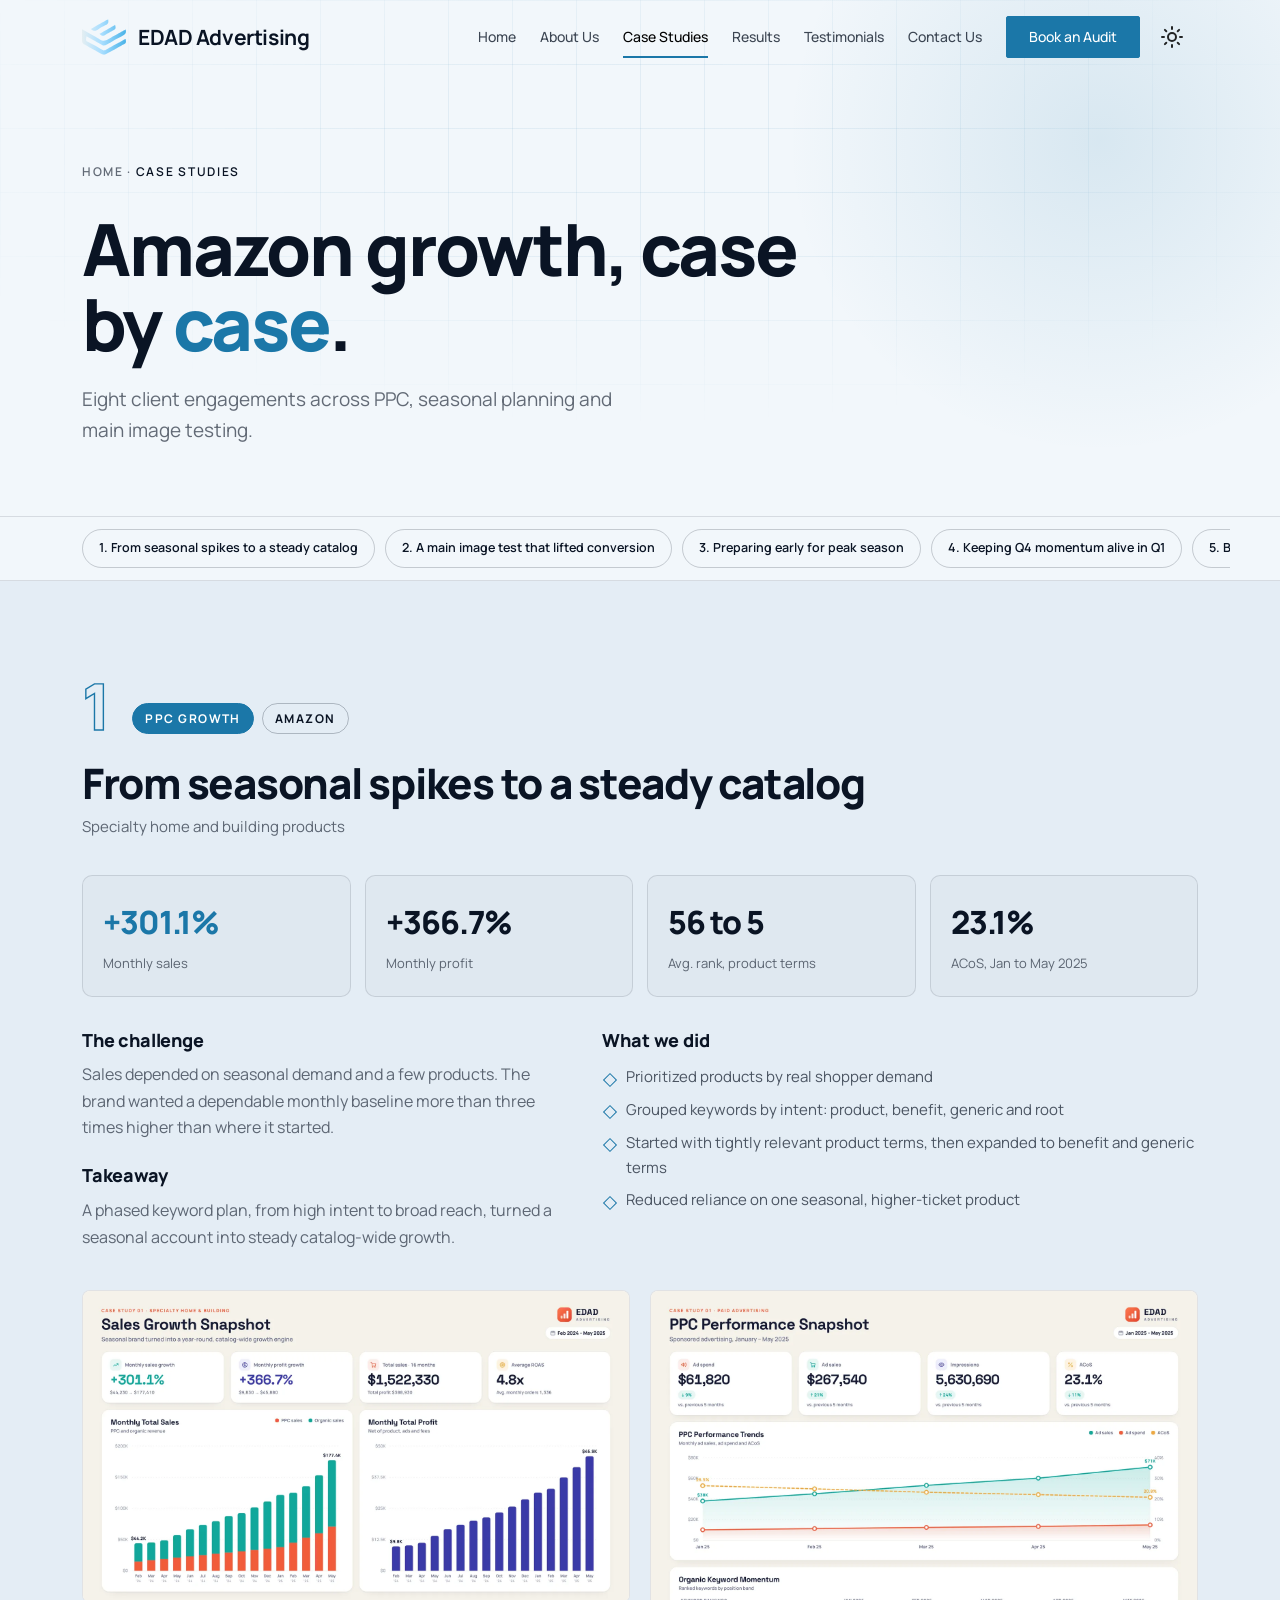
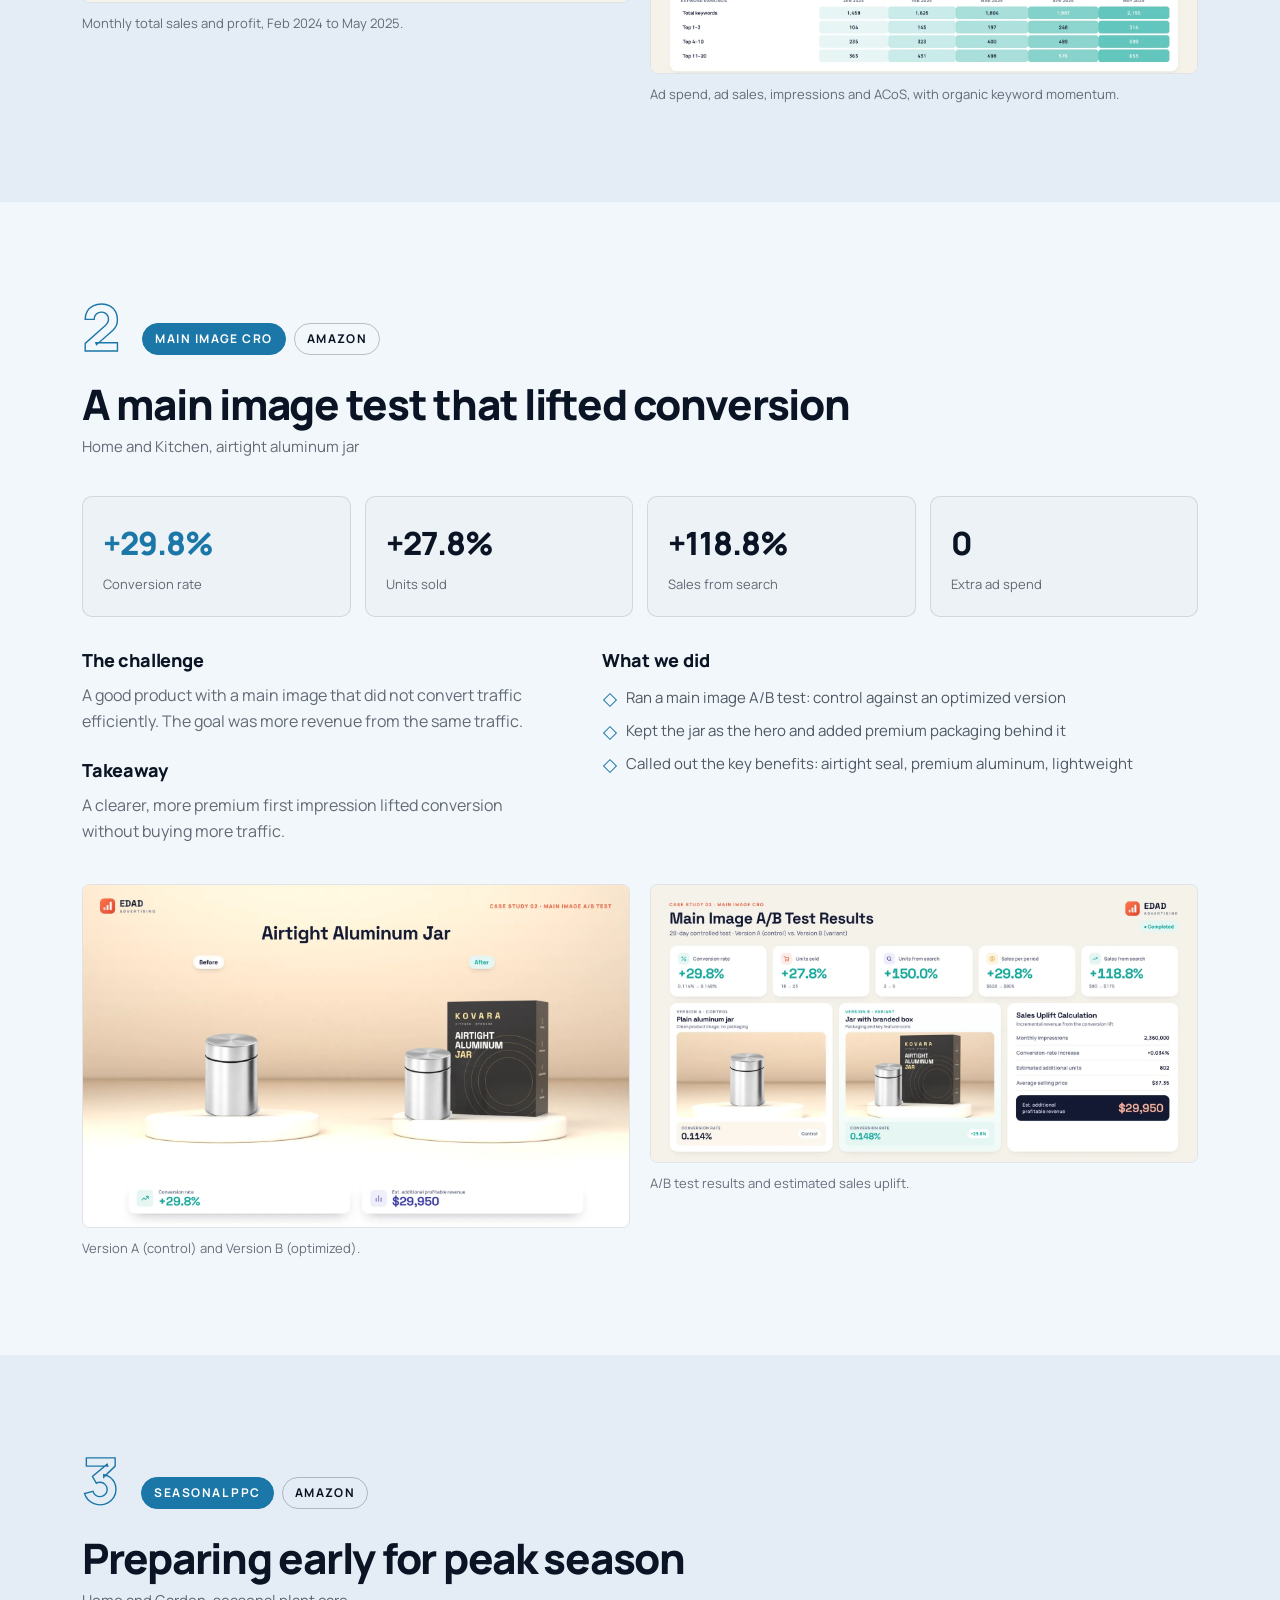
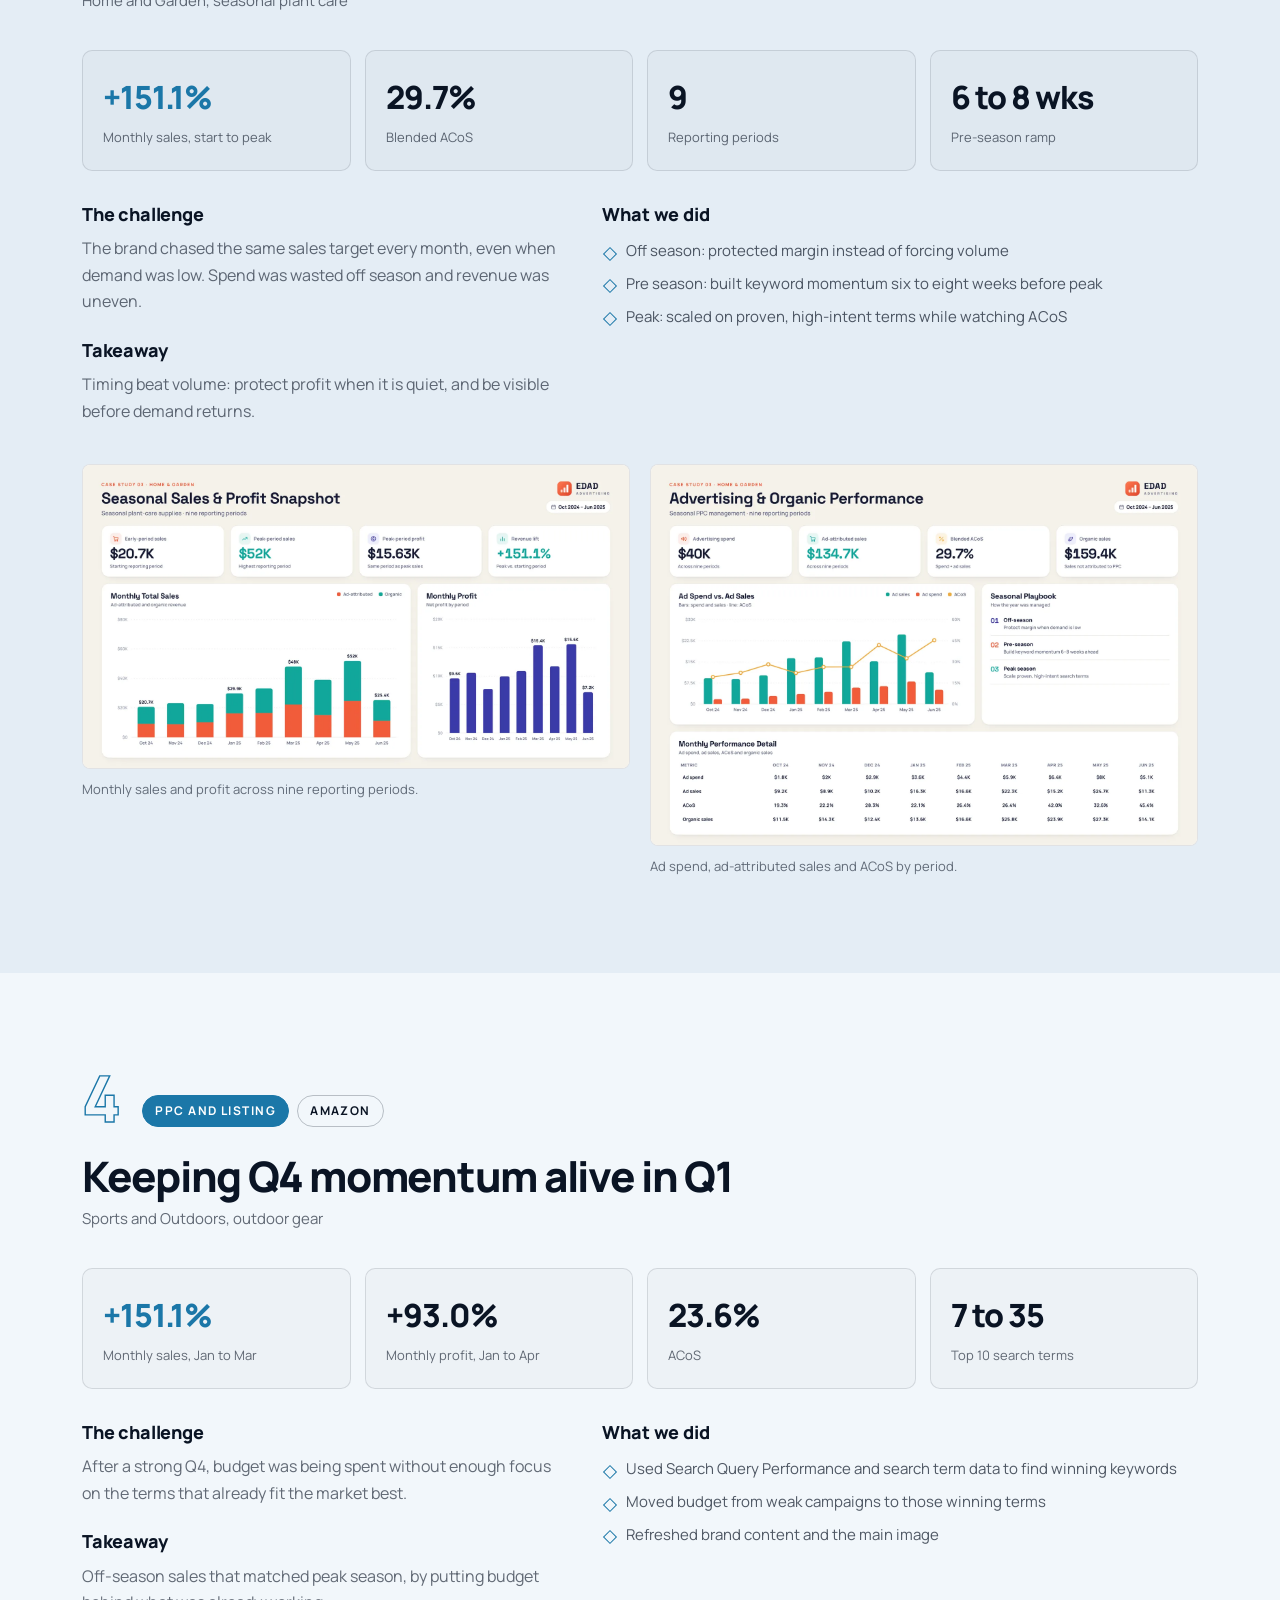
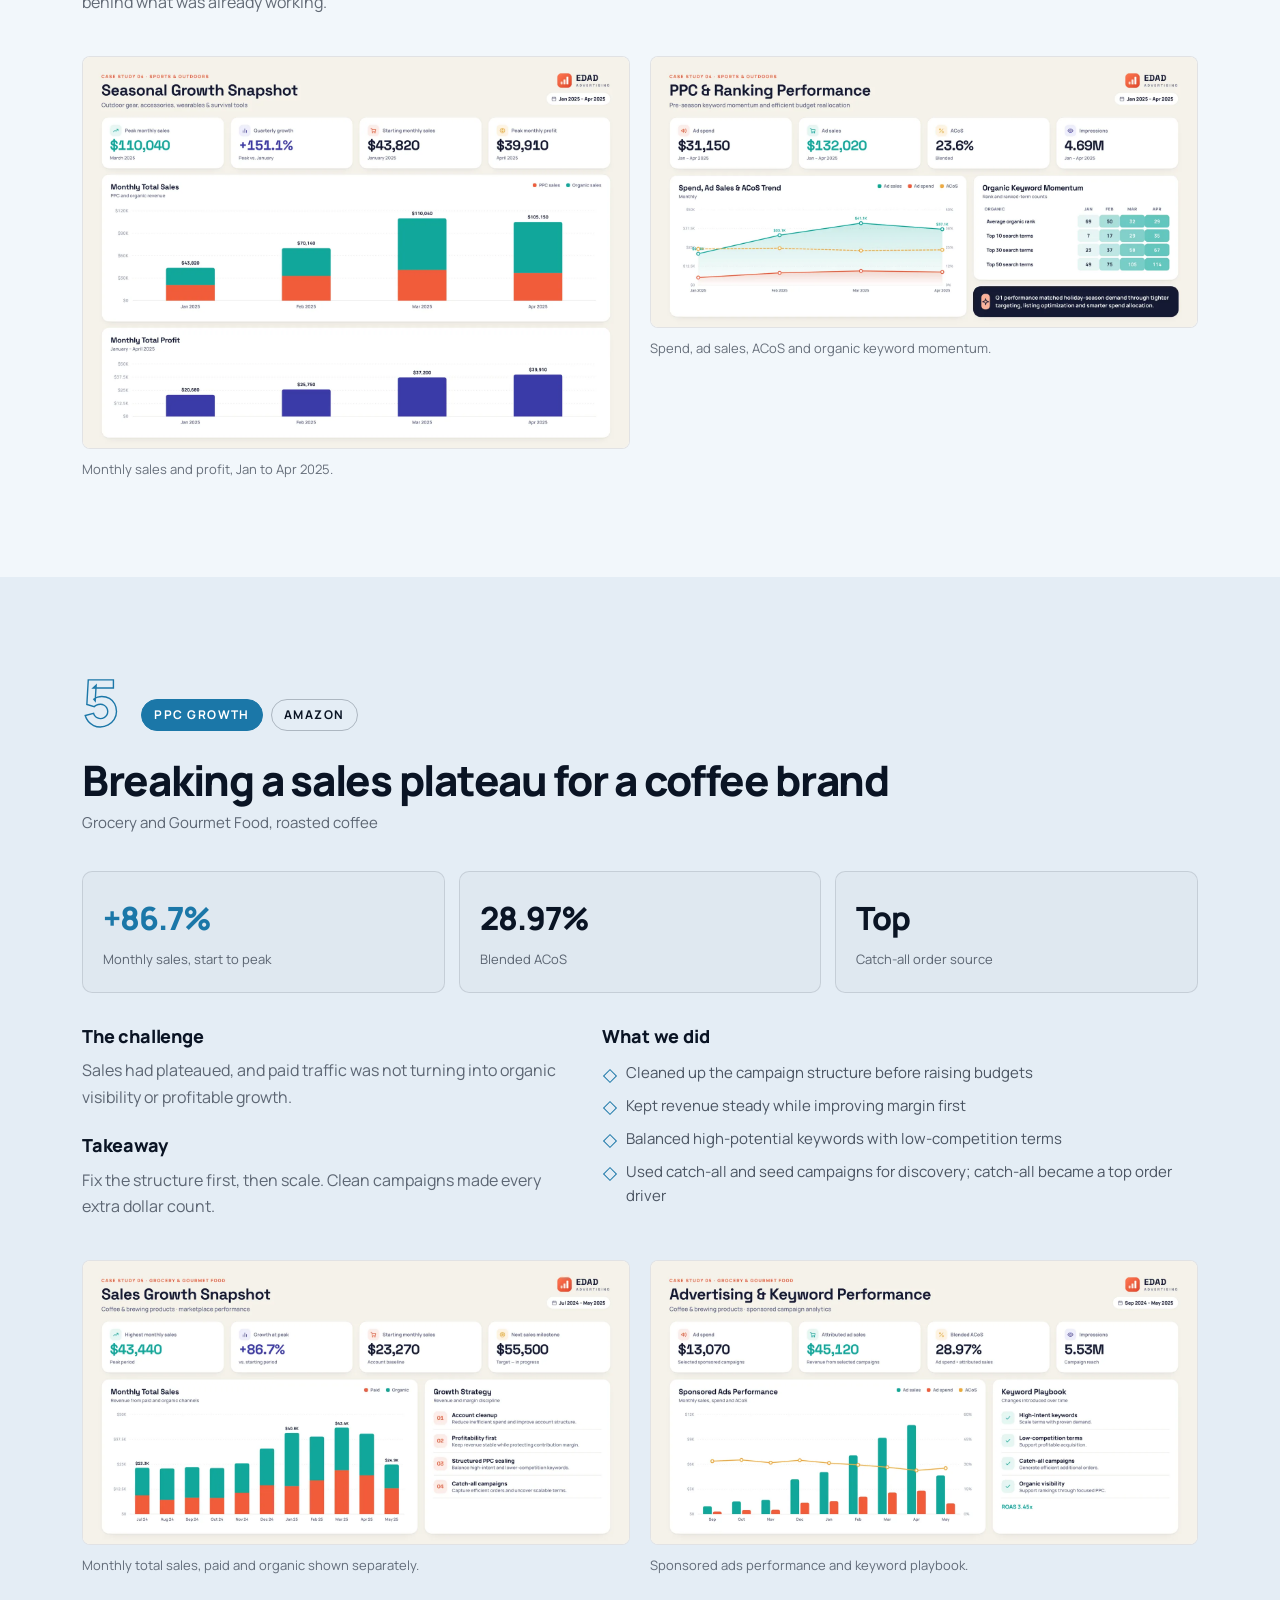
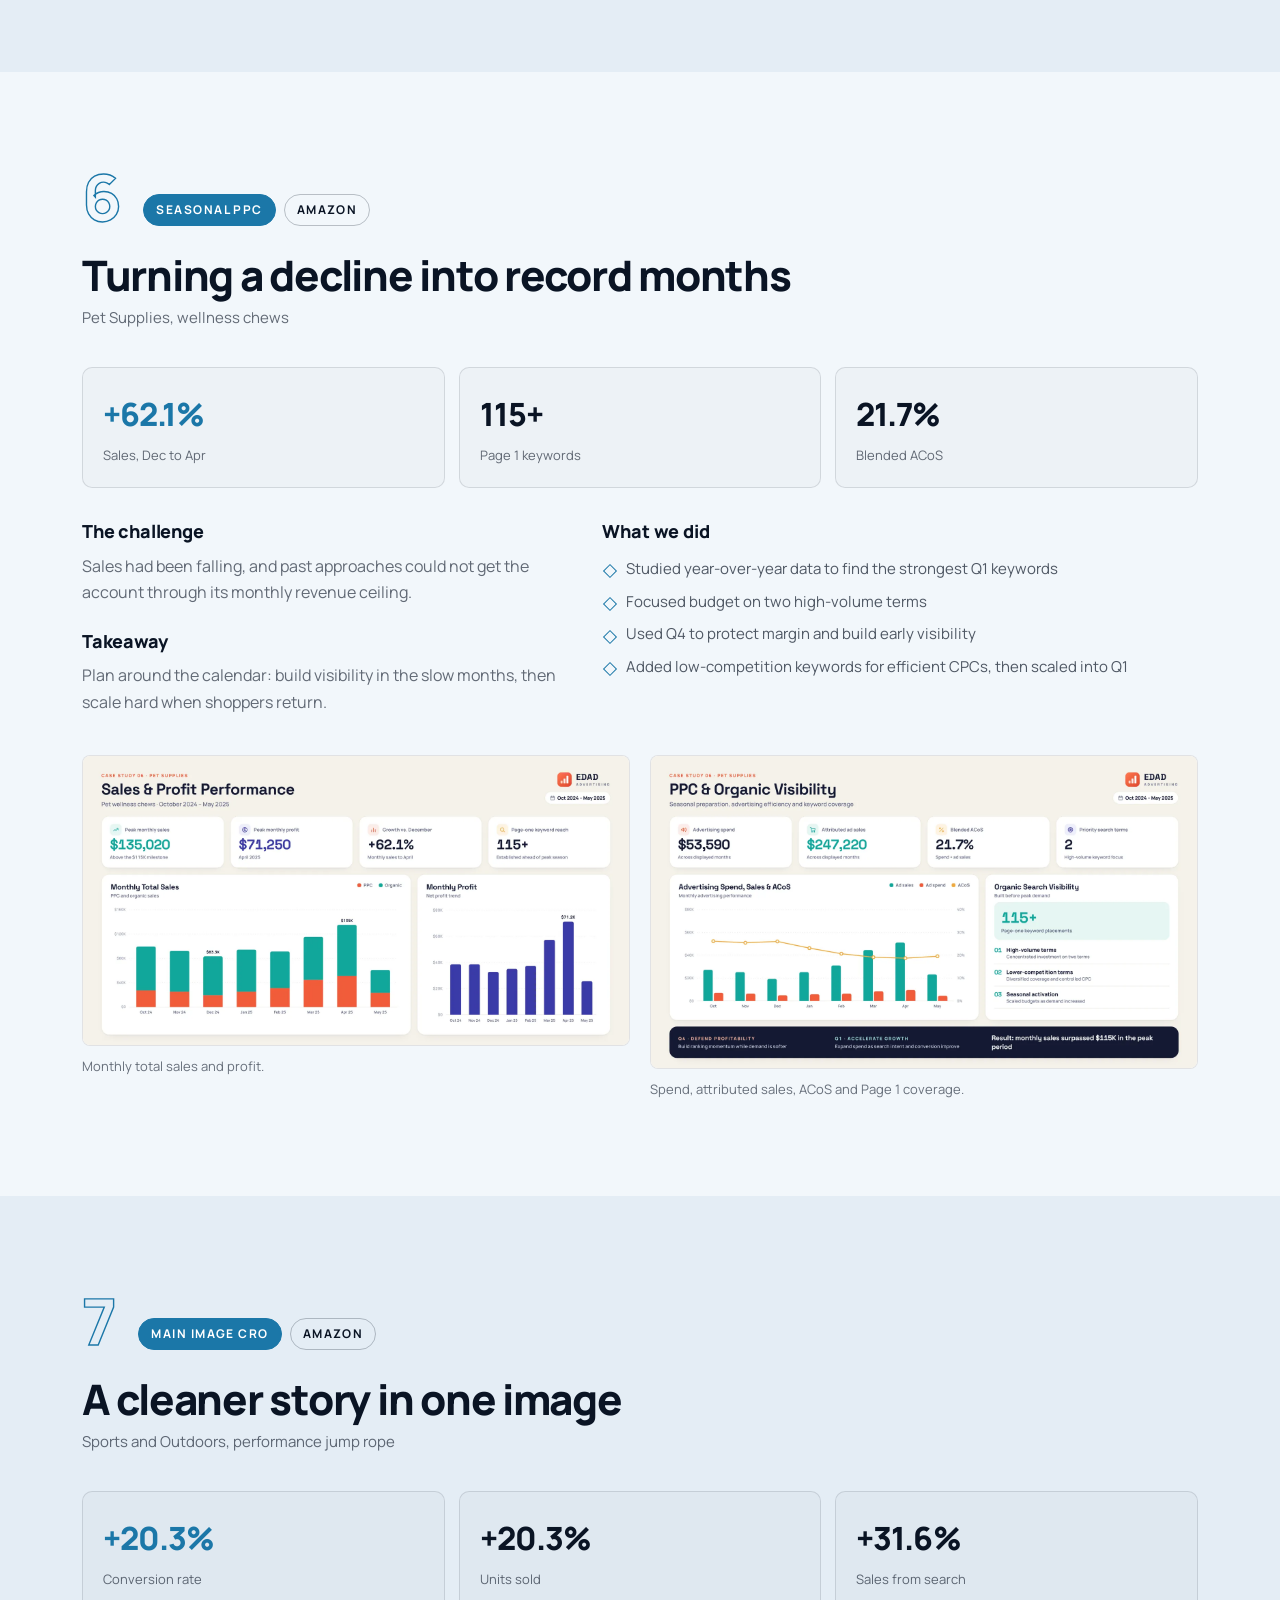
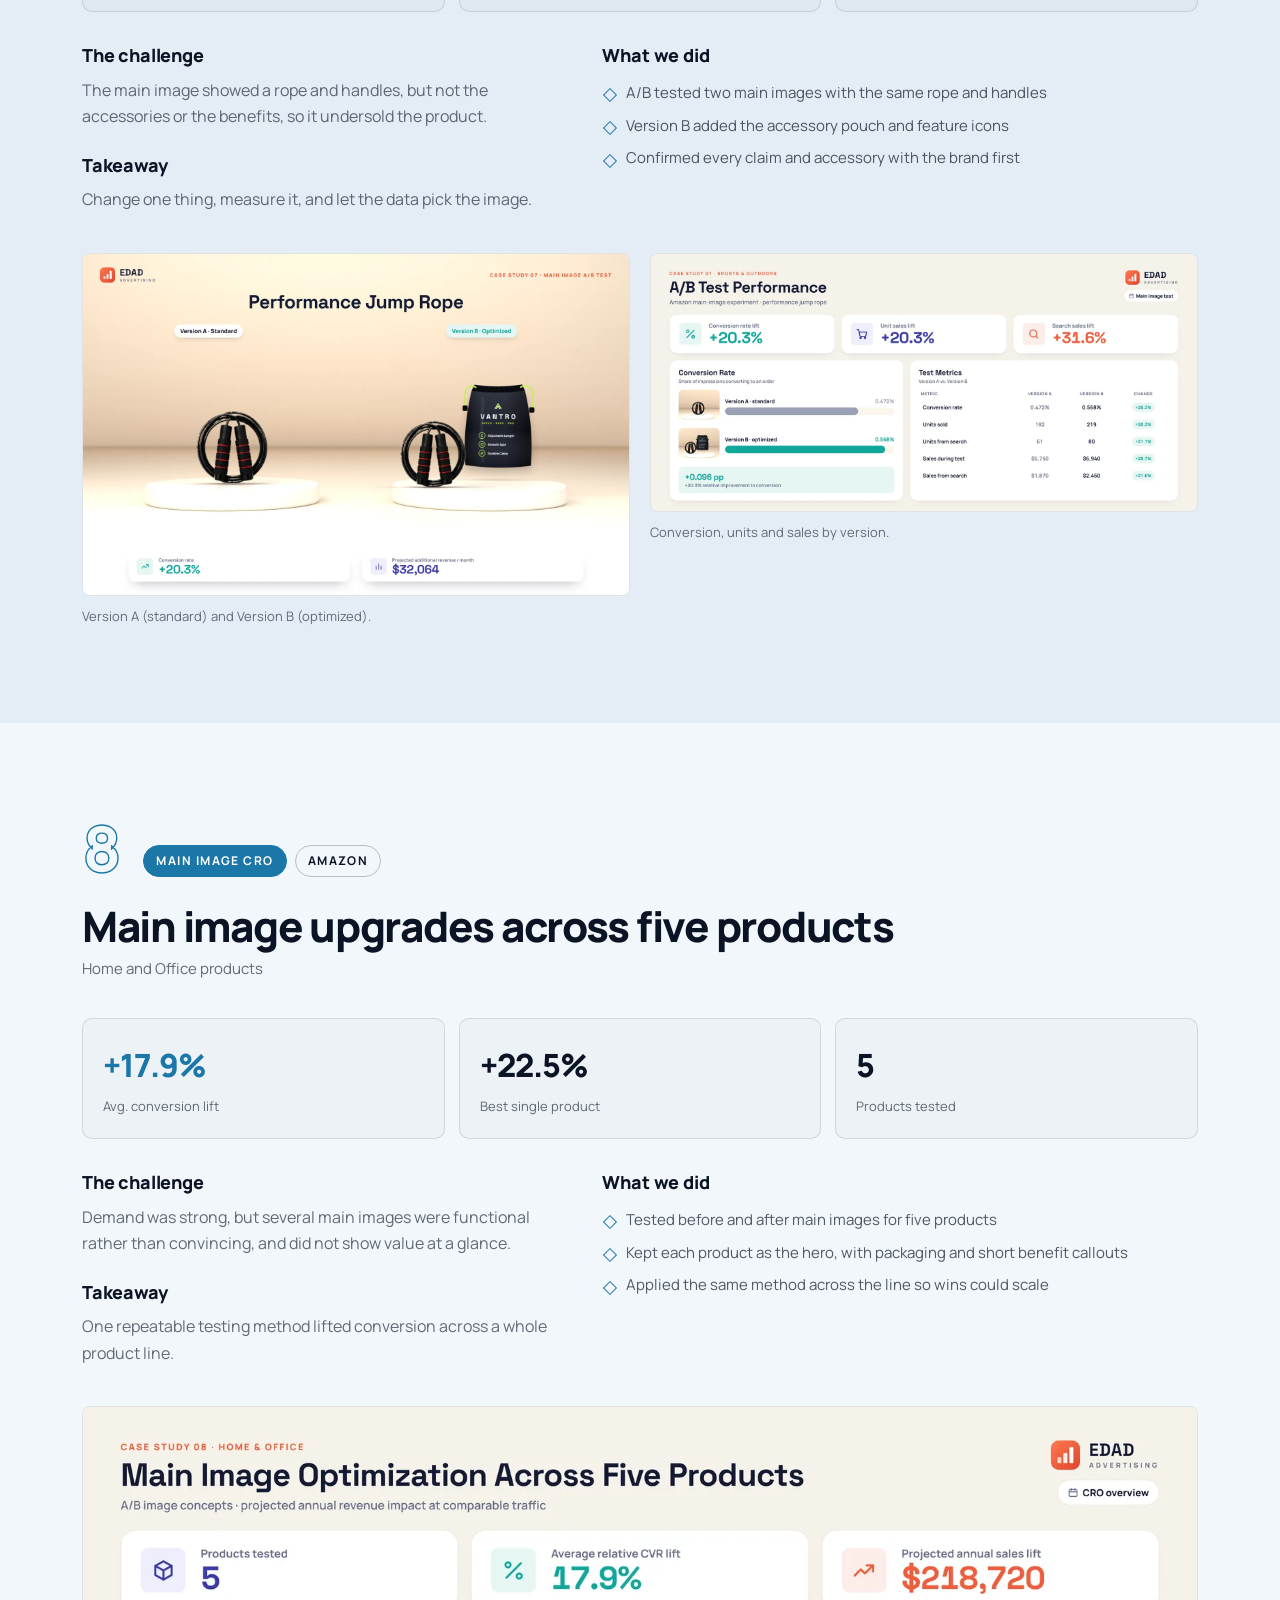
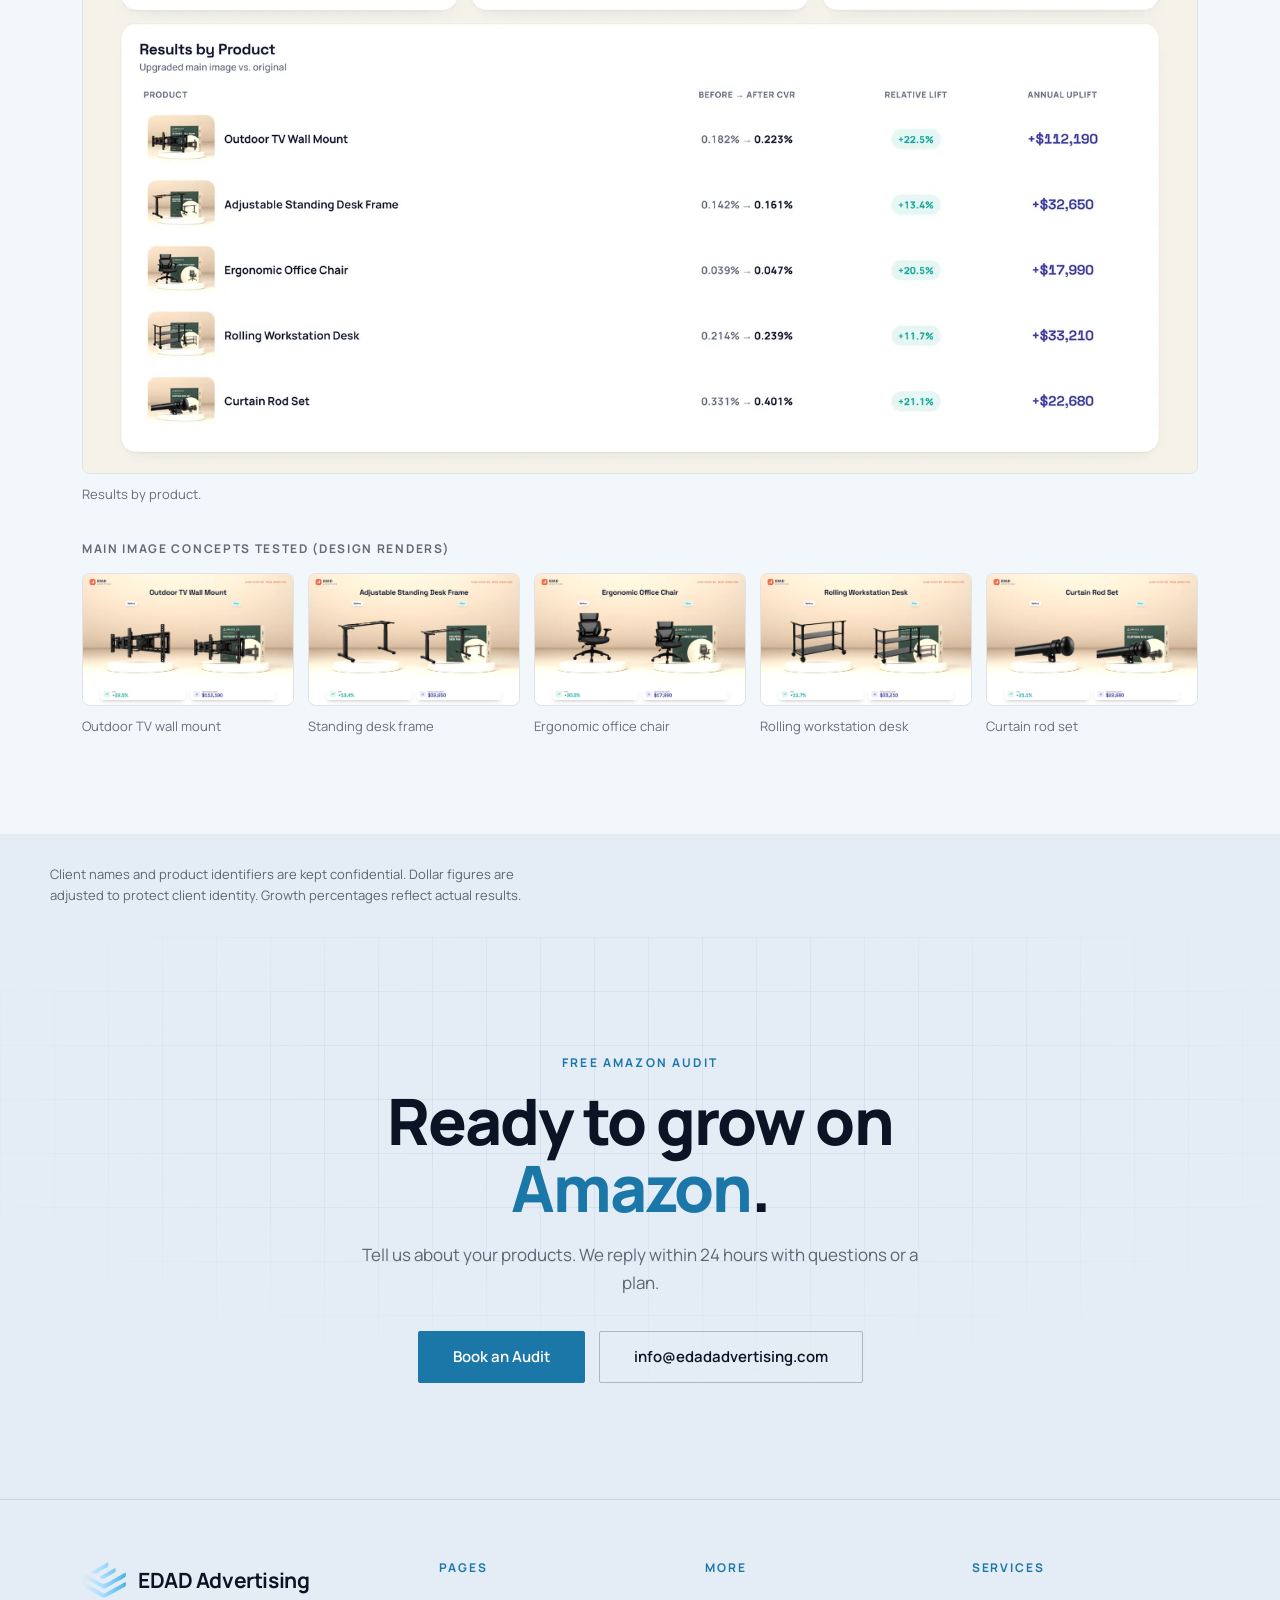
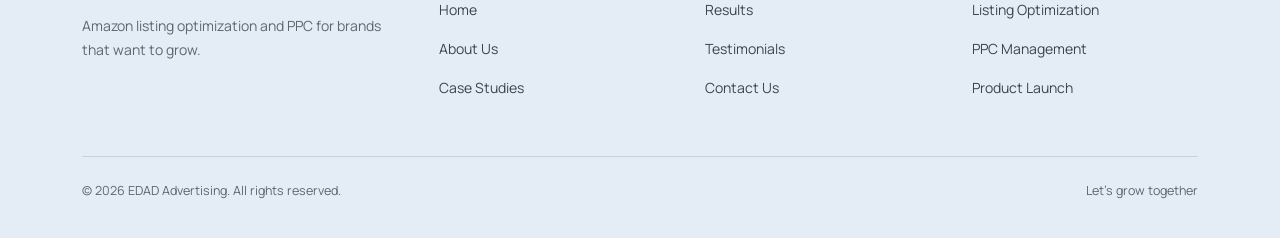
<file: case-studies.html>
<!DOCTYPE html><html lang="en"><head><meta charset="utf-8"><meta name="viewport" content="width=device-width,initial-scale=1,viewport-fit=cover">
<title>Amazon PPC Case Studies | EDAD Advertising</title><meta name="description" content="Eight Amazon case studies from EDAD Advertising: PPC growth up to +301% monthly sales, seasonal planning, and main image tests that lifted conversion up to 29.8%."><script>try{var t=localStorage.getItem("edad-theme");if(!t)t=matchMedia("(prefers-color-scheme: light)").matches?"light":"dark";document.documentElement.setAttribute("data-theme",t)}catch(e){document.documentElement.setAttribute("data-theme","dark")}</script><meta name="theme-color" content="#060B16"><meta name="color-scheme" content="dark light"><meta name="format-detection" content="telephone=no">
<link rel="canonical" href="https://edadadvertising.com/case-studies.html"><meta name="robots" content="index,follow,max-image-preview:large,max-snippet:-1"><meta name="author" content="EDAD Advertising">
<link rel="icon" href="assets/favicon.png"><link rel="apple-touch-icon" href="assets/apple-touch-icon.png"><link rel="manifest" href="manifest.webmanifest">
<link rel="preload" href="assets/manrope.woff2" as="font" type="font/woff2" crossorigin><link rel="stylesheet" href="assets/style.css?v=dd82e7a0">
<meta property="og:type" content="website"><meta property="og:site_name" content="EDAD Advertising"><meta property="og:locale" content="en_US"><meta property="og:url" content="https://edadadvertising.com/case-studies.html"><meta property="og:title" content="Amazon PPC Case Studies | EDAD Advertising"><meta property="og:description" content="Eight Amazon case studies from EDAD Advertising: PPC growth up to +301% monthly sales, seasonal planning, and main image tests that lifted conversion up to 29.8%."><meta property="og:image" content="https://edadadvertising.com/assets/og-image.png"><meta property="og:image:width" content="1200"><meta property="og:image:height" content="630"><meta property="og:image:alt" content="EDAD Advertising: Amazon listings and PPC that sell more">
<meta name="twitter:card" content="summary_large_image"><meta name="twitter:title" content="Amazon PPC Case Studies | EDAD Advertising"><meta name="twitter:description" content="Eight Amazon case studies from EDAD Advertising: PPC growth up to +301% monthly sales, seasonal planning, and main image tests that lifted conversion up to 29.8%."><meta name="twitter:image" content="https://edadadvertising.com/assets/og-image.png">
<script type="application/ld+json">{"@context":"https://schema.org","@graph":[{"@type":["ProfessionalService","Organization"],"@id":"https://edadadvertising.com/#org","name":"EDAD Advertising","legalName":"EDAD Advertising LLC","url":"https://edadadvertising.com/","logo":"https://edadadvertising.com/assets/icon-512.png","image":"https://edadadvertising.com/assets/og-image.png","description":"Amazon growth agency specializing in listing optimization and PPC advertising.","email":"info@edadadvertising.com","slogan":"Let's grow together","areaServed":"Worldwide","knowsAbout":["Amazon PPC","Amazon listing optimization","Amazon Sponsored Products","Amazon Sponsored Brands","Amazon Sponsored Display","Amazon product launch"]},{"@type":"CollectionPage","@id":"https://edadadvertising.com/case-studies.html#page","url":"https://edadadvertising.com/case-studies.html","name":"Amazon PPC Case Studies | EDAD Advertising","about":{"@id":"https://edadadvertising.com/#org"},"mainEntity":{"@type":"ItemList","itemListElement":[{"@type":"ListItem","position":1,"name":"From seasonal spikes to a steady catalog","url":"https://edadadvertising.com/case-studies.html#seasonal-to-steady"},{"@type":"ListItem","position":2,"name":"A main image test that lifted conversion","url":"https://edadadvertising.com/case-studies.html#main-image-jar"},{"@type":"ListItem","position":3,"name":"Preparing early for peak season","url":"https://edadadvertising.com/case-studies.html#seasonal-garden"},{"@type":"ListItem","position":4,"name":"Keeping Q4 momentum alive in Q1","url":"https://edadadvertising.com/case-studies.html#outdoor-q1"},{"@type":"ListItem","position":5,"name":"Breaking a sales plateau for a coffee brand","url":"https://edadadvertising.com/case-studies.html#coffee-ppc"},{"@type":"ListItem","position":6,"name":"Turning a decline into record months","url":"https://edadadvertising.com/case-studies.html#pet-wellness"},{"@type":"ListItem","position":7,"name":"A cleaner story in one image","url":"https://edadadvertising.com/case-studies.html#jump-rope-cro"},{"@type":"ListItem","position":8,"name":"Main image upgrades across five products","url":"https://edadadvertising.com/case-studies.html#product-line-cro"}]}},{"@type":"BreadcrumbList","itemListElement":[{"@type":"ListItem","position":1,"name":"Home","item":"https://edadadvertising.com/"},{"@type":"ListItem","position":2,"name":"Case Studies","item":"https://edadadvertising.com/case-studies.html"}]}]}</script></head><body><svg width="0" height="0" style="position:absolute" aria-hidden="true"><defs><linearGradient id="lg" x1="0" x2="1"><stop offset="0" stop-color="#E4EEF2"/><stop offset=".45" stop-color="#A8DEFF"/><stop offset="1" stop-color="#4AB3E8"/></linearGradient><symbol id="mk" viewBox="0 0 790 640"><path fill="url(#lg)" fill-rule="evenodd" d="M380 639C377 638 368 634 360 629C325 610 232 559 197 539C188 534 171 524 158 517C76 471 30 444 24 440C13 431 4 417 2 406C-0 394 -0 182 1 182C2 183 13 189 26 196C39 203 74 222 104 239C218 302 267 329 314 359C375 398 412 398 476 358C520 330 577 297 646 261C661 252 679 243 686 239C693 235 714 224 733 214C752 204 771 193 776 191C780 188 784 187 784 187C786 189 789 210 789 220C789 255 776 272 729 297C694 315 635 347 592 371C584 376 571 383 564 387C557 391 548 396 544 399C501 423 420 467 414 469C403 473 382 471 368 466C356 461 316 439 192 370C102 320 86 312 80 312C78 312 75 330 73 351C70 381 76 390 112 410C120 414 135 422 146 428C166 439 175 443 206 461C235 477 290 509 336 536C391 569 395 569 447 540C499 510 506 506 526 495C537 488 551 481 556 478C560 476 583 463 605 451C627 438 655 423 666 417C677 411 703 397 722 386C742 375 763 364 768 361C773 359 777 357 778 357C779 355 782 356 782 358C792 391 792 415 783 426C774 437 780 433 592 538C575 548 555 559 548 563C530 573 454 615 433 627C422 633 411 638 409 639C402 640 386 640 380 639ZM363 296C350 294 336 285 323 272C314 263 314 263 322 258C326 256 346 245 366 233C387 221 432 195 466 175C501 156 536 135 545 130C554 125 565 119 570 116C574 114 581 110 586 107C590 104 594 102 594 102C595 103 598 117 600 128C608 167 603 176 563 199C557 203 538 213 522 222C475 247 456 258 430 276C402 295 383 301 363 296ZM213 209C203 207 193 203 183 196C175 190 162 178 162 177C162 176 189 160 223 140C256 121 318 86 360 61C403 37 444 13 453 9C461 4 468 -0 469 0C472 4 475 46 472 58C465 81 454 91 416 109C373 130 338 150 294 179C267 197 256 203 244 207C236 209 220 210 213 209Z"/></symbol></defs></svg>
<header class="nav"><div class="wrap"><a class="brand" href="index.html"><svg role="img" aria-label="EDAD Advertising logo" viewBox="0 0 790 640" width="44" height="36"><use href="#mk"/></svg>EDAD Advertising</a><nav aria-label="Main"><ul class="links" id="menu"><li><a href="index.html">Home</a></li><li><a href="about.html">About Us</a></li><li><a href="case-studies.html" class=active aria-current=page>Case Studies</a></li><li><a href="results.html">Results</a></li><li><a href="testimonials.html">Testimonials</a></li><li><a href="contact.html">Contact Us</a></li><li><a class="btn" href="contact.html#contact-form">Book an Audit</a></li></ul></nav><div class="tools"><button class="tt" type="button" aria-label="Switch to light mode" aria-pressed="false"><svg class="moon" viewBox="0 0 24 24" fill="none" stroke="currentColor" stroke-width="2" stroke-linecap="round" stroke-linejoin="round" aria-hidden="true"><path d="M21 12.8A9 9 0 1 1 11.2 3a7 7 0 0 0 9.8 9.8z"/></svg><svg class="sun" viewBox="0 0 24 24" fill="none" stroke="currentColor" stroke-width="2" stroke-linecap="round" aria-hidden="true"><circle cx="12" cy="12" r="4"/><path d="M12 2v2M12 20v2M4.9 4.9l1.4 1.4M17.7 17.7l1.4 1.4M2 12h2M20 12h2M4.9 19.1l1.4-1.4M17.7 6.3l1.4-1.4"/></svg></button><button class="burger" aria-expanded="false" aria-controls="menu">Menu</button></div></div></header>
<main><section class="banner grid-bg glow s-dark"><div class="wrap"><div class="crumbs"><a href="index.html">Home</a> &middot; <b>Case Studies</b></div><h1>Amazon growth, case by <em>case</em>.</h1><p class="lead">Eight client engagements across PPC, seasonal planning and main image testing.</p></div></section><nav class="jump" aria-label="Cases"><div class="wrap"><a href=#seasonal-to-steady>1. From seasonal spikes to a steady catalog</a><a href=#main-image-jar>2. A main image test that lifted conversion</a><a href=#seasonal-garden>3. Preparing early for peak season</a><a href=#outdoor-q1>4. Keeping Q4 momentum alive in Q1</a><a href=#coffee-ppc>5. Breaking a sales plateau for a coffee brand</a><a href=#pet-wellness>6. Turning a decline into record months</a><a href=#jump-rope-cro>7. A cleaner story in one image</a><a href=#product-line-cro>8. Main image upgrades across five products</a></div></nav><section class="case s-deep" id="seasonal-to-steady"><div class="wrap"><div class="top rv"><span class="cnum">1</span><div class="pills"><span class="pill">PPC Growth</span><span class="pill">Amazon</span></div></div><h2 class="rv">From seasonal spikes to a steady catalog</h2><p class="cat rv">Specialty home and building products</p><div class="tiles rv"><div class=tile><b>+301.1%</b><span>Monthly sales</span></div><div class=tile><b>+366.7%</b><span>Monthly profit</span></div><div class=tile><b>56 to 5</b><span>Avg. rank, product terms</span></div><div class=tile><b>23.1%</b><span>ACoS, Jan to May 2025</span></div></div><div class="two rv"><div><h3>The challenge</h3><p>Sales depended on seasonal demand and a few products. The brand wanted a dependable monthly baseline more than three times higher than where it started.</p><h3 style="margin-top:26px">Takeaway</h3><p>A phased keyword plan, from high intent to broad reach, turned a seasonal account into steady catalog-wide growth.</p></div><div><h3>What we did</h3><ul class="dia"><li>Prioritized products by real shopper demand</li><li>Grouped keywords by intent: product, benefit, generic and root</li><li>Started with tightly relevant product terms, then expanded to benefit and generic terms</li><li>Reduced reliance on one seasonal, higher-ticket product</li></ul></div></div><div class="shots rv"><figure class="shot"><img src="assets/cs/c1-sales.webp" width="1600" height="910" alt="Monthly sales and profit growth dashboard" loading="lazy" decoding="async"><figcaption>Monthly total sales and profit, Feb 2024 to May 2025.</figcaption></figure><figure class="shot"><img src="assets/cs/c1-ppc.webp" width="1600" height="1120" alt="PPC performance and organic keyword momentum dashboard" loading="lazy" decoding="async"><figcaption>Ad spend, ad sales, impressions and ACoS, with organic keyword momentum.</figcaption></figure></div></div></section><section class="case s-dark" id="main-image-jar"><div class="wrap"><div class="top rv"><span class="cnum">2</span><div class="pills"><span class="pill">Main Image CRO</span><span class="pill">Amazon</span></div></div><h2 class="rv">A main image test that lifted conversion</h2><p class="cat rv">Home and Kitchen, airtight aluminum jar</p><div class="tiles rv"><div class=tile><b>+29.8%</b><span>Conversion rate</span></div><div class=tile><b>+27.8%</b><span>Units sold</span></div><div class=tile><b>+118.8%</b><span>Sales from search</span></div><div class=tile><b>0</b><span>Extra ad spend</span></div></div><div class="two rv"><div><h3>The challenge</h3><p>A good product with a main image that did not convert traffic efficiently. The goal was more revenue from the same traffic.</p><h3 style="margin-top:26px">Takeaway</h3><p>A clearer, more premium first impression lifted conversion without buying more traffic.</p></div><div><h3>What we did</h3><ul class="dia"><li>Ran a main image A/B test: control against an optimized version</li><li>Kept the jar as the hero and added premium packaging behind it</li><li>Called out the key benefits: airtight seal, premium aluminum, lightweight</li></ul></div></div><div class="shots rv"><figure class="shot"><img src="assets/cs/c2-before-after.webp" width="1600" height="1000" alt="Main image before and after for an aluminum jar" loading="lazy" decoding="async"><figcaption>Version A (control) and Version B (optimized).</figcaption></figure><figure class="shot"><img src="assets/cs/c2-ab.webp" width="1600" height="812" alt="Main image A/B test results dashboard" loading="lazy" decoding="async"><figcaption>A/B test results and estimated sales uplift.</figcaption></figure></div></div></section><section class="case s-deep" id="seasonal-garden"><div class="wrap"><div class="top rv"><span class="cnum">3</span><div class="pills"><span class="pill">Seasonal PPC</span><span class="pill">Amazon</span></div></div><h2 class="rv">Preparing early for peak season</h2><p class="cat rv">Home and Garden, seasonal plant care</p><div class="tiles rv"><div class=tile><b>+151.1%</b><span>Monthly sales, start to peak</span></div><div class=tile><b>29.7%</b><span>Blended ACoS</span></div><div class=tile><b>9</b><span>Reporting periods</span></div><div class=tile><b>6 to 8 wks</b><span>Pre-season ramp</span></div></div><div class="two rv"><div><h3>The challenge</h3><p>The brand chased the same sales target every month, even when demand was low. Spend was wasted off season and revenue was uneven.</p><h3 style="margin-top:26px">Takeaway</h3><p>Timing beat volume: protect profit when it is quiet, and be visible before demand returns.</p></div><div><h3>What we did</h3><ul class="dia"><li>Off season: protected margin instead of forcing volume</li><li>Pre season: built keyword momentum six to eight weeks before peak</li><li>Peak: scaled on proven, high-intent terms while watching ACoS</li></ul></div></div><div class="shots rv"><figure class="shot"><img src="assets/cs/c3-sales.webp" width="1600" height="888" alt="Seasonal sales and profit dashboard" loading="lazy" decoding="async"><figcaption>Monthly sales and profit across nine reporting periods.</figcaption></figure><figure class="shot"><img src="assets/cs/c3-ads.webp" width="1600" height="1112" alt="Seasonal advertising and organic performance dashboard" loading="lazy" decoding="async"><figcaption>Ad spend, ad-attributed sales and ACoS by period.</figcaption></figure></div></div></section><section class="case s-dark" id="outdoor-q1"><div class="wrap"><div class="top rv"><span class="cnum">4</span><div class="pills"><span class="pill">PPC and Listing</span><span class="pill">Amazon</span></div></div><h2 class="rv">Keeping Q4 momentum alive in Q1</h2><p class="cat rv">Sports and Outdoors, outdoor gear</p><div class="tiles rv"><div class=tile><b>+151.1%</b><span>Monthly sales, Jan to Mar</span></div><div class=tile><b>+93.0%</b><span>Monthly profit, Jan to Apr</span></div><div class=tile><b>23.6%</b><span>ACoS</span></div><div class=tile><b>7 to 35</b><span>Top 10 search terms</span></div></div><div class="two rv"><div><h3>The challenge</h3><p>After a strong Q4, budget was being spent without enough focus on the terms that already fit the market best.</p><h3 style="margin-top:26px">Takeaway</h3><p>Off-season sales that matched peak season, by putting budget behind what was already working.</p></div><div><h3>What we did</h3><ul class="dia"><li>Used Search Query Performance and search term data to find winning keywords</li><li>Moved budget from weak campaigns to those winning terms</li><li>Refreshed brand content and the main image</li></ul></div></div><div class="shots rv"><figure class="shot"><img src="assets/cs/c4-sales.webp" width="1600" height="1148" alt="Outdoor brand seasonal growth dashboard" loading="lazy" decoding="async"><figcaption>Monthly sales and profit, Jan to Apr 2025.</figcaption></figure><figure class="shot"><img src="assets/cs/c4-ppc.webp" width="1600" height="792" alt="PPC and ranking performance dashboard" loading="lazy" decoding="async"><figcaption>Spend, ad sales, ACoS and organic keyword momentum.</figcaption></figure></div></div></section><section class="case s-deep" id="coffee-ppc"><div class="wrap"><div class="top rv"><span class="cnum">5</span><div class="pills"><span class="pill">PPC Growth</span><span class="pill">Amazon</span></div></div><h2 class="rv">Breaking a sales plateau for a coffee brand</h2><p class="cat rv">Grocery and Gourmet Food, roasted coffee</p><div class="tiles rv"><div class=tile><b>+86.7%</b><span>Monthly sales, start to peak</span></div><div class=tile><b>28.97%</b><span>Blended ACoS</span></div><div class=tile><b>Top</b><span>Catch-all order source</span></div></div><div class="two rv"><div><h3>The challenge</h3><p>Sales had plateaued, and paid traffic was not turning into organic visibility or profitable growth.</p><h3 style="margin-top:26px">Takeaway</h3><p>Fix the structure first, then scale. Clean campaigns made every extra dollar count.</p></div><div><h3>What we did</h3><ul class="dia"><li>Cleaned up the campaign structure before raising budgets</li><li>Kept revenue steady while improving margin first</li><li>Balanced high-potential keywords with low-competition terms</li><li>Used catch-all and seed campaigns for discovery; catch-all became a top order driver</li></ul></div></div><div class="shots rv"><figure class="shot"><img src="assets/cs/c5-sales.webp" width="1600" height="830" alt="Coffee brand sales growth dashboard" loading="lazy" decoding="async"><figcaption>Monthly total sales, paid and organic shown separately.</figcaption></figure><figure class="shot"><img src="assets/cs/c5-ppc.webp" width="1600" height="830" alt="Advertising and keyword performance dashboard" loading="lazy" decoding="async"><figcaption>Sponsored ads performance and keyword playbook.</figcaption></figure></div></div></section><section class="case s-dark" id="pet-wellness"><div class="wrap"><div class="top rv"><span class="cnum">6</span><div class="pills"><span class="pill">Seasonal PPC</span><span class="pill">Amazon</span></div></div><h2 class="rv">Turning a decline into record months</h2><p class="cat rv">Pet Supplies, wellness chews</p><div class="tiles rv"><div class=tile><b>+62.1%</b><span>Sales, Dec to Apr</span></div><div class=tile><b>115+</b><span>Page 1 keywords</span></div><div class=tile><b>21.7%</b><span>Blended ACoS</span></div></div><div class="two rv"><div><h3>The challenge</h3><p>Sales had been falling, and past approaches could not get the account through its monthly revenue ceiling.</p><h3 style="margin-top:26px">Takeaway</h3><p>Plan around the calendar: build visibility in the slow months, then scale hard when shoppers return.</p></div><div><h3>What we did</h3><ul class="dia"><li>Studied year-over-year data to find the strongest Q1 keywords</li><li>Focused budget on two high-volume terms</li><li>Used Q4 to protect margin and build early visibility</li><li>Added low-competition keywords for efficient CPCs, then scaled into Q1</li></ul></div></div><div class="shots rv"><figure class="shot"><img src="assets/cs/c6-sales.webp" width="1600" height="846" alt="Pet brand sales and profit dashboard" loading="lazy" decoding="async"><figcaption>Monthly total sales and profit.</figcaption></figure><figure class="shot"><img src="assets/cs/c6-ppc.webp" width="1600" height="914" alt="PPC and organic visibility dashboard" loading="lazy" decoding="async"><figcaption>Spend, attributed sales, ACoS and Page 1 coverage.</figcaption></figure></div></div></section><section class="case s-deep" id="jump-rope-cro"><div class="wrap"><div class="top rv"><span class="cnum">7</span><div class="pills"><span class="pill">Main Image CRO</span><span class="pill">Amazon</span></div></div><h2 class="rv">A cleaner story in one image</h2><p class="cat rv">Sports and Outdoors, performance jump rope</p><div class="tiles rv"><div class=tile><b>+20.3%</b><span>Conversion rate</span></div><div class=tile><b>+20.3%</b><span>Units sold</span></div><div class=tile><b>+31.6%</b><span>Sales from search</span></div></div><div class="two rv"><div><h3>The challenge</h3><p>The main image showed a rope and handles, but not the accessories or the benefits, so it undersold the product.</p><h3 style="margin-top:26px">Takeaway</h3><p>Change one thing, measure it, and let the data pick the image.</p></div><div><h3>What we did</h3><ul class="dia"><li>A/B tested two main images with the same rope and handles</li><li>Version B added the accessory pouch and feature icons</li><li>Confirmed every claim and accessory with the brand first</li></ul></div></div><div class="shots rv"><figure class="shot"><img src="assets/cs/c7-before-after.webp" width="1600" height="1000" alt="Jump rope main image before and after" loading="lazy" decoding="async"><figcaption>Version A (standard) and Version B (optimized).</figcaption></figure><figure class="shot"><img src="assets/cs/c7-ab.webp" width="1600" height="754" alt="Jump rope A/B test performance dashboard" loading="lazy" decoding="async"><figcaption>Conversion, units and sales by version.</figcaption></figure></div></div></section><section class="case s-dark" id="product-line-cro"><div class="wrap"><div class="top rv"><span class="cnum">8</span><div class="pills"><span class="pill">Main Image CRO</span><span class="pill">Amazon</span></div></div><h2 class="rv">Main image upgrades across five products</h2><p class="cat rv">Home and Office products</p><div class="tiles rv"><div class=tile><b>+17.9%</b><span>Avg. conversion lift</span></div><div class=tile><b>+22.5%</b><span>Best single product</span></div><div class=tile><b>5</b><span>Products tested</span></div></div><div class="two rv"><div><h3>The challenge</h3><p>Demand was strong, but several main images were functional rather than convincing, and did not show value at a glance.</p><h3 style="margin-top:26px">Takeaway</h3><p>One repeatable testing method lifted conversion across a whole product line.</p></div><div><h3>What we did</h3><ul class="dia"><li>Tested before and after main images for five products</li><li>Kept each product as the hero, with packaging and short benefit callouts</li><li>Applied the same method across the line so wins could scale</li></ul></div></div><div class="shots rv"><figure class="shot"><img src="assets/cs/c8-summary.webp" width="1600" height="956" alt="Main image optimization summary across five products" loading="lazy" decoding="async"><figcaption>Results by product.</figcaption></figure></div><div class="concepts rv"><p class="clabel">Main image concepts tested (design renders)</p><div class="cgrid"><figure class="shot"><img src="assets/cs/c8-tv-mount.webp" width="1000" height="625" alt="Main image concept: Outdoor TV wall mount" loading="lazy" decoding="async"><figcaption>Outdoor TV wall mount</figcaption></figure><figure class="shot"><img src="assets/cs/c8-desk-frame.webp" width="1000" height="625" alt="Main image concept: Standing desk frame" loading="lazy" decoding="async"><figcaption>Standing desk frame</figcaption></figure><figure class="shot"><img src="assets/cs/c8-chair.webp" width="1000" height="625" alt="Main image concept: Ergonomic office chair" loading="lazy" decoding="async"><figcaption>Ergonomic office chair</figcaption></figure><figure class="shot"><img src="assets/cs/c8-workstation.webp" width="1000" height="625" alt="Main image concept: Rolling workstation desk" loading="lazy" decoding="async"><figcaption>Rolling workstation desk</figcaption></figure><figure class="shot"><img src="assets/cs/c8-curtain-rod.webp" width="1000" height="625" alt="Main image concept: Curtain rod set" loading="lazy" decoding="async"><figcaption>Curtain rod set</figcaption></figure></div></div></div></section><section class="s-deep"><div class="wrap note"><p>Client names and product identifiers are kept confidential. Dollar figures are adjusted to protect client identity. Growth percentages reflect actual results.</p></div></section><section class="cta grid-bg s-deep"><div class="wrap rv"><span class="eyebrow">Free Amazon audit</span><h2>Ready to grow on <em>Amazon</em>.</h2><p>Tell us about your products. We reply within 24 hours with questions or a plan.</p><div class="row"><a class="btn lg" href="contact.html#contact-form">Book an Audit</a><a class="btn lg out" href="mailto:info@edadadvertising.com">info@edadadvertising.com</a></div></div></section></main><footer><div class="wrap"><div class="fgrid"><div><a class="brand" href="index.html"><svg role="img" aria-label="EDAD Advertising logo" viewBox="0 0 790 640" width="44" height="36"><use href="#mk"/></svg>EDAD Advertising</a><p>Amazon listing optimization and PPC for brands that want to grow.</p></div><div><h4>Pages</h4><ul><li><a href="index.html">Home</a></li><li><a href="about.html">About Us</a></li><li><a href="case-studies.html">Case Studies</a></li></ul></div><div><h4>More</h4><ul><li><a href="results.html">Results</a></li><li><a href="testimonials.html">Testimonials</a></li><li><a href="contact.html">Contact Us</a></li></ul></div><div><h4>Services</h4><ul><li><a href="index.html#services">Listing Optimization</a></li><li><a href="index.html#services">PPC Management</a></li><li><a href="index.html#services">Product Launch</a></li></ul></div></div><div class="fbar"><span>&copy; 2026 EDAD Advertising. All rights reserved.</span><span>Let's grow together</span></div></div></footer><script src="assets/app.js?v=dd82e7a0" defer></script></body></html>
</file>
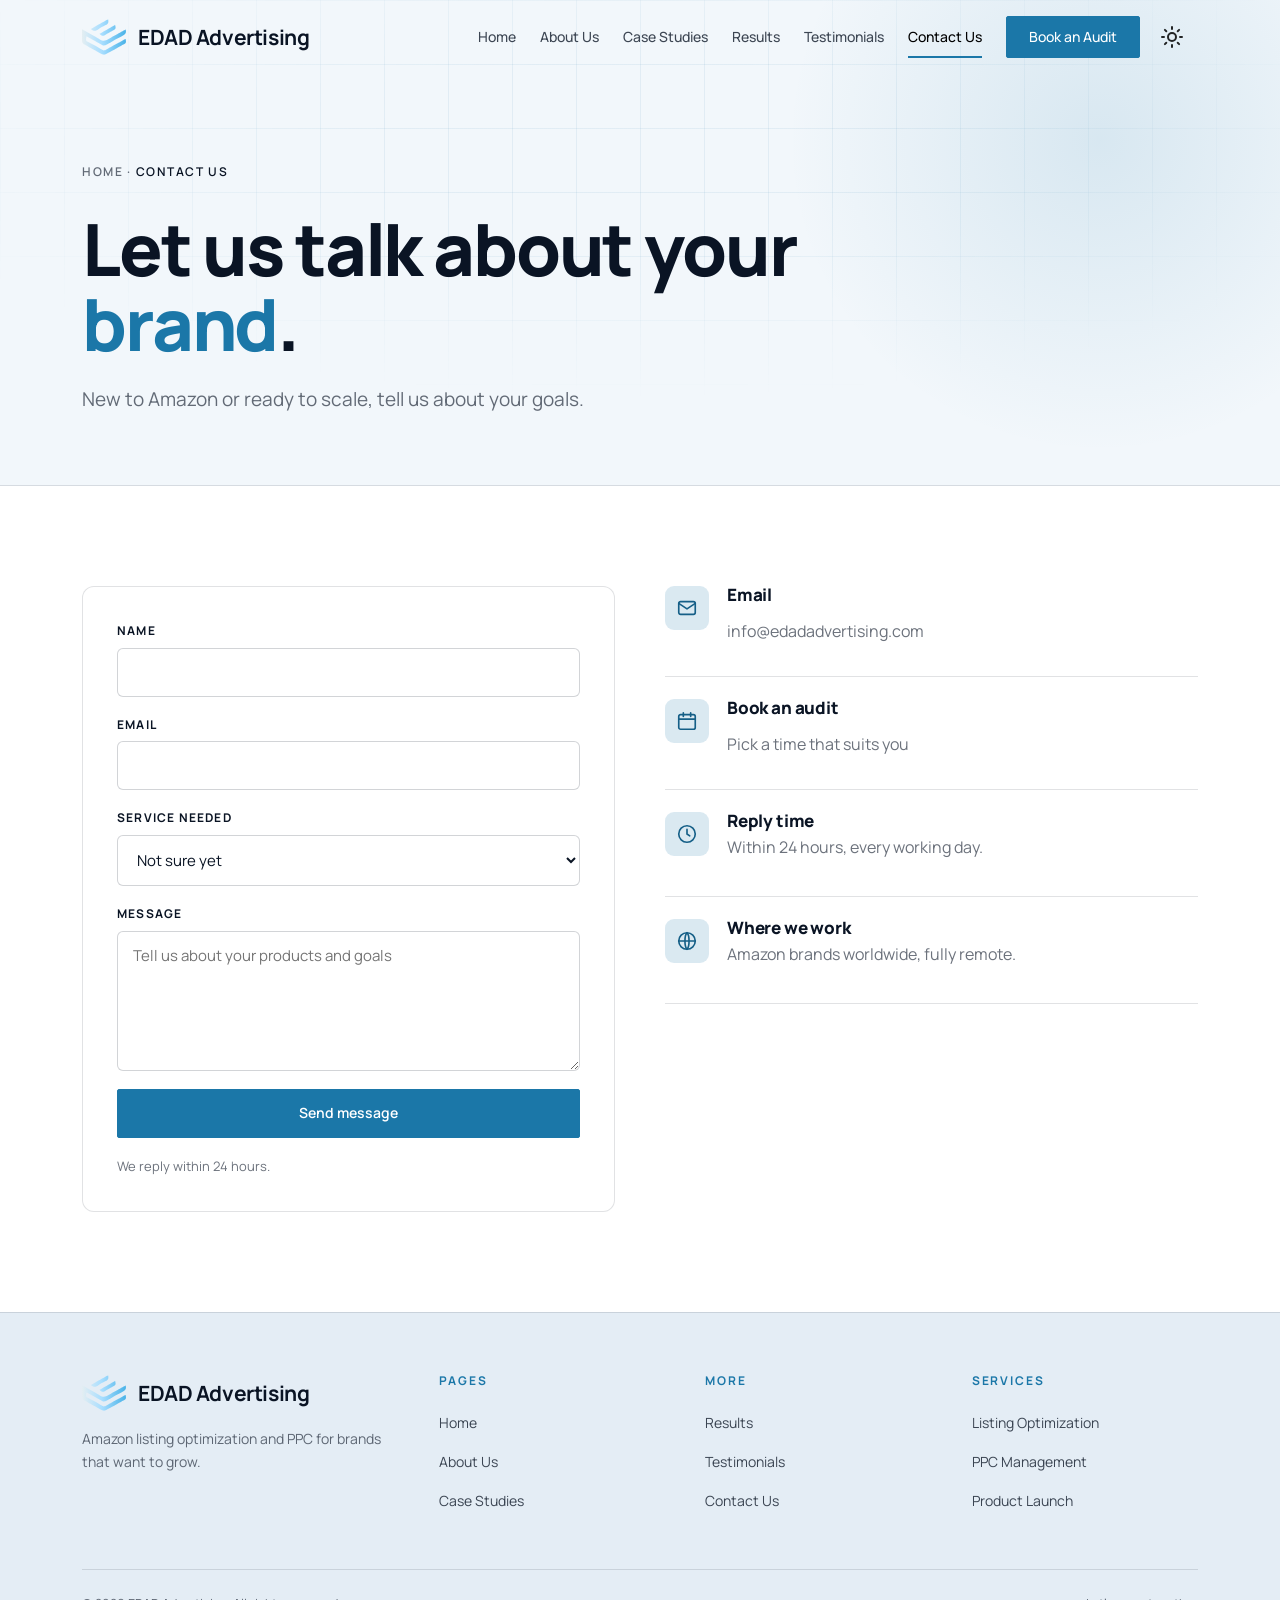
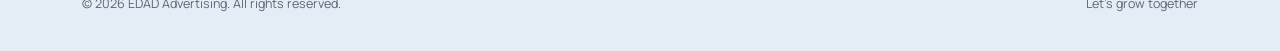
<file: contact.html>
<!DOCTYPE html><html lang="en"><head><meta charset="utf-8"><meta name="viewport" content="width=device-width,initial-scale=1,viewport-fit=cover">
<title>Book a Free Amazon Audit | Contact EDAD Advertising</title><meta name="description" content="Book a free Amazon audit with EDAD Advertising. Tell us about your products and goals, and we reply within 24 hours with a plan."><script>try{var t=localStorage.getItem("edad-theme");if(!t)t=matchMedia("(prefers-color-scheme: light)").matches?"light":"dark";document.documentElement.setAttribute("data-theme",t)}catch(e){document.documentElement.setAttribute("data-theme","dark")}</script><meta name="theme-color" content="#060B16"><meta name="color-scheme" content="dark light"><meta name="format-detection" content="telephone=no">
<link rel="canonical" href="https://edadadvertising.com/contact.html"><meta name="robots" content="index,follow,max-image-preview:large,max-snippet:-1"><meta name="author" content="EDAD Advertising">
<link rel="icon" href="assets/favicon.png"><link rel="apple-touch-icon" href="assets/apple-touch-icon.png"><link rel="manifest" href="manifest.webmanifest">
<link rel="preload" href="assets/manrope.woff2" as="font" type="font/woff2" crossorigin><link rel="stylesheet" href="assets/style.css?v=dd82e7a0">
<meta property="og:type" content="website"><meta property="og:site_name" content="EDAD Advertising"><meta property="og:locale" content="en_US"><meta property="og:url" content="https://edadadvertising.com/contact.html"><meta property="og:title" content="Book a Free Amazon Audit | Contact EDAD Advertising"><meta property="og:description" content="Book a free Amazon audit with EDAD Advertising. Tell us about your products and goals, and we reply within 24 hours with a plan."><meta property="og:image" content="https://edadadvertising.com/assets/og-image.png"><meta property="og:image:width" content="1200"><meta property="og:image:height" content="630"><meta property="og:image:alt" content="EDAD Advertising: Amazon listings and PPC that sell more">
<meta name="twitter:card" content="summary_large_image"><meta name="twitter:title" content="Book a Free Amazon Audit | Contact EDAD Advertising"><meta name="twitter:description" content="Book a free Amazon audit with EDAD Advertising. Tell us about your products and goals, and we reply within 24 hours with a plan."><meta name="twitter:image" content="https://edadadvertising.com/assets/og-image.png">
<script type="application/ld+json">{"@context":"https://schema.org","@graph":[{"@type":["ProfessionalService","Organization"],"@id":"https://edadadvertising.com/#org","name":"EDAD Advertising","legalName":"EDAD Advertising LLC","url":"https://edadadvertising.com/","logo":"https://edadadvertising.com/assets/icon-512.png","image":"https://edadadvertising.com/assets/og-image.png","description":"Amazon growth agency specializing in listing optimization and PPC advertising.","email":"info@edadadvertising.com","slogan":"Let's grow together","areaServed":"Worldwide","knowsAbout":["Amazon PPC","Amazon listing optimization","Amazon Sponsored Products","Amazon Sponsored Brands","Amazon Sponsored Display","Amazon product launch"]},{"@type":"ContactPage","@id":"https://edadadvertising.com/contact.html#page","url":"https://edadadvertising.com/contact.html","name":"Contact | EDAD Advertising","about":{"@id":"https://edadadvertising.com/#org"}},{"@type":"BreadcrumbList","itemListElement":[{"@type":"ListItem","position":1,"name":"Home","item":"https://edadadvertising.com/"},{"@type":"ListItem","position":2,"name":"Contact Us","item":"https://edadadvertising.com/contact.html"}]}]}</script></head><body><svg width="0" height="0" style="position:absolute" aria-hidden="true"><defs><linearGradient id="lg" x1="0" x2="1"><stop offset="0" stop-color="#E4EEF2"/><stop offset=".45" stop-color="#A8DEFF"/><stop offset="1" stop-color="#4AB3E8"/></linearGradient><symbol id="mk" viewBox="0 0 790 640"><path fill="url(#lg)" fill-rule="evenodd" d="M380 639C377 638 368 634 360 629C325 610 232 559 197 539C188 534 171 524 158 517C76 471 30 444 24 440C13 431 4 417 2 406C-0 394 -0 182 1 182C2 183 13 189 26 196C39 203 74 222 104 239C218 302 267 329 314 359C375 398 412 398 476 358C520 330 577 297 646 261C661 252 679 243 686 239C693 235 714 224 733 214C752 204 771 193 776 191C780 188 784 187 784 187C786 189 789 210 789 220C789 255 776 272 729 297C694 315 635 347 592 371C584 376 571 383 564 387C557 391 548 396 544 399C501 423 420 467 414 469C403 473 382 471 368 466C356 461 316 439 192 370C102 320 86 312 80 312C78 312 75 330 73 351C70 381 76 390 112 410C120 414 135 422 146 428C166 439 175 443 206 461C235 477 290 509 336 536C391 569 395 569 447 540C499 510 506 506 526 495C537 488 551 481 556 478C560 476 583 463 605 451C627 438 655 423 666 417C677 411 703 397 722 386C742 375 763 364 768 361C773 359 777 357 778 357C779 355 782 356 782 358C792 391 792 415 783 426C774 437 780 433 592 538C575 548 555 559 548 563C530 573 454 615 433 627C422 633 411 638 409 639C402 640 386 640 380 639ZM363 296C350 294 336 285 323 272C314 263 314 263 322 258C326 256 346 245 366 233C387 221 432 195 466 175C501 156 536 135 545 130C554 125 565 119 570 116C574 114 581 110 586 107C590 104 594 102 594 102C595 103 598 117 600 128C608 167 603 176 563 199C557 203 538 213 522 222C475 247 456 258 430 276C402 295 383 301 363 296ZM213 209C203 207 193 203 183 196C175 190 162 178 162 177C162 176 189 160 223 140C256 121 318 86 360 61C403 37 444 13 453 9C461 4 468 -0 469 0C472 4 475 46 472 58C465 81 454 91 416 109C373 130 338 150 294 179C267 197 256 203 244 207C236 209 220 210 213 209Z"/></symbol></defs></svg>
<header class="nav"><div class="wrap"><a class="brand" href="index.html"><svg role="img" aria-label="EDAD Advertising logo" viewBox="0 0 790 640" width="44" height="36"><use href="#mk"/></svg>EDAD Advertising</a><nav aria-label="Main"><ul class="links" id="menu"><li><a href="index.html">Home</a></li><li><a href="about.html">About Us</a></li><li><a href="case-studies.html">Case Studies</a></li><li><a href="results.html">Results</a></li><li><a href="testimonials.html">Testimonials</a></li><li><a href="contact.html" class=active aria-current=page>Contact Us</a></li><li><a class="btn" href="contact.html#contact-form">Book an Audit</a></li></ul></nav><div class="tools"><button class="tt" type="button" aria-label="Switch to light mode" aria-pressed="false"><svg class="moon" viewBox="0 0 24 24" fill="none" stroke="currentColor" stroke-width="2" stroke-linecap="round" stroke-linejoin="round" aria-hidden="true"><path d="M21 12.8A9 9 0 1 1 11.2 3a7 7 0 0 0 9.8 9.8z"/></svg><svg class="sun" viewBox="0 0 24 24" fill="none" stroke="currentColor" stroke-width="2" stroke-linecap="round" aria-hidden="true"><circle cx="12" cy="12" r="4"/><path d="M12 2v2M12 20v2M4.9 4.9l1.4 1.4M17.7 17.7l1.4 1.4M2 12h2M20 12h2M4.9 19.1l1.4-1.4M17.7 6.3l1.4-1.4"/></svg></button><button class="burger" aria-expanded="false" aria-controls="menu">Menu</button></div></div></header>
<main><section class="banner grid-bg glow s-dark"><div class="wrap"><div class="crumbs"><a href="index.html">Home</a> &middot; <b>Contact Us</b></div><h1>Let us talk about your <em>brand</em>.</h1><p class="lead">New to Amazon or ready to scale, tell us about your goals.</p></div></section><section class="sec contact s-light"><div class="wrap"><div class="card formcard rv" style="background:var(--white)"><form id="contact-form" action="contact.php" method="post" data-to="info@edadadvertising.com"><div class="hp" aria-hidden="true"><label>Website<input name="website" tabindex="-1" autocomplete="off"></label></div><label>Name<input name="name" required autocomplete="name"></label><label>Email<input name="email" type="email" required autocomplete="email"></label><label>Service needed<select name="service"><option>Not sure yet</option><option data-slug="listing-optimization">Listing Optimization</option><option data-slug="ppc-management">PPC Management</option><option data-slug="product-launch">Product Launch</option><option data-slug="full-management">Full Amazon Management</option></select></label><label>Message<textarea name="message" required placeholder="Tell us about your products and goals"></textarea></label><button class="btn" type="submit">Send message</button><p class="fmsg" role="status" aria-live="polite" style="font-size:13px">We reply within 24 hours.</p></form></div>
<div class="rv" style="color:var(--tx-light)"><div class="crow" style="border-color:color-mix(in srgb,var(--tx-light) 12%,transparent)"><span class="ico"><svg viewBox="0 0 24 24" aria-hidden="true"><rect x="3" y="5" width="18" height="14" rx="2"/><path d="M3 7l9 6 9-6"/></svg></span><div><h3>Email</h3><p><a href="mailto:info@edadadvertising.com">info@edadadvertising.com</a></p></div></div><div class="crow" style="border-color:color-mix(in srgb,var(--tx-light) 12%,transparent)"><span class="ico"><svg viewBox="0 0 24 24" aria-hidden="true"><rect x="3" y="5" width="18" height="16" rx="2"/><path d="M3 10h18M8 3v4M16 3v4"/></svg></span><div><h3>Book an audit</h3><p><a href="contact.html#contact-form">Pick a time that suits you</a></p></div></div><div class="crow" style="border-color:color-mix(in srgb,var(--tx-light) 12%,transparent)"><span class="ico"><svg viewBox="0 0 24 24" aria-hidden="true"><circle cx="12" cy="12" r="9"/><path d="M12 7v5l3 2"/></svg></span><div><h3>Reply time</h3><p>Within 24 hours, every working day.</p></div></div><div class="crow" style="border-color:color-mix(in srgb,var(--tx-light) 12%,transparent)"><span class="ico"><svg viewBox="0 0 24 24" aria-hidden="true"><circle cx="12" cy="12" r="9"/><path d="M3 12h18M12 3c3 3 3 15 0 18M12 3c-3 3-3 15 0 18"/></svg></span><div><h3>Where we work</h3><p>Amazon brands worldwide, fully remote.</p></div></div></div></div></section></main><footer><div class="wrap"><div class="fgrid"><div><a class="brand" href="index.html"><svg role="img" aria-label="EDAD Advertising logo" viewBox="0 0 790 640" width="44" height="36"><use href="#mk"/></svg>EDAD Advertising</a><p>Amazon listing optimization and PPC for brands that want to grow.</p></div><div><h4>Pages</h4><ul><li><a href="index.html">Home</a></li><li><a href="about.html">About Us</a></li><li><a href="case-studies.html">Case Studies</a></li></ul></div><div><h4>More</h4><ul><li><a href="results.html">Results</a></li><li><a href="testimonials.html">Testimonials</a></li><li><a href="contact.html">Contact Us</a></li></ul></div><div><h4>Services</h4><ul><li><a href="index.html#services">Listing Optimization</a></li><li><a href="index.html#services">PPC Management</a></li><li><a href="index.html#services">Product Launch</a></li></ul></div></div><div class="fbar"><span>&copy; 2026 EDAD Advertising. All rights reserved.</span><span>Let's grow together</span></div></div></footer><script src="assets/app.js?v=dd82e7a0" defer></script></body></html>
</file>
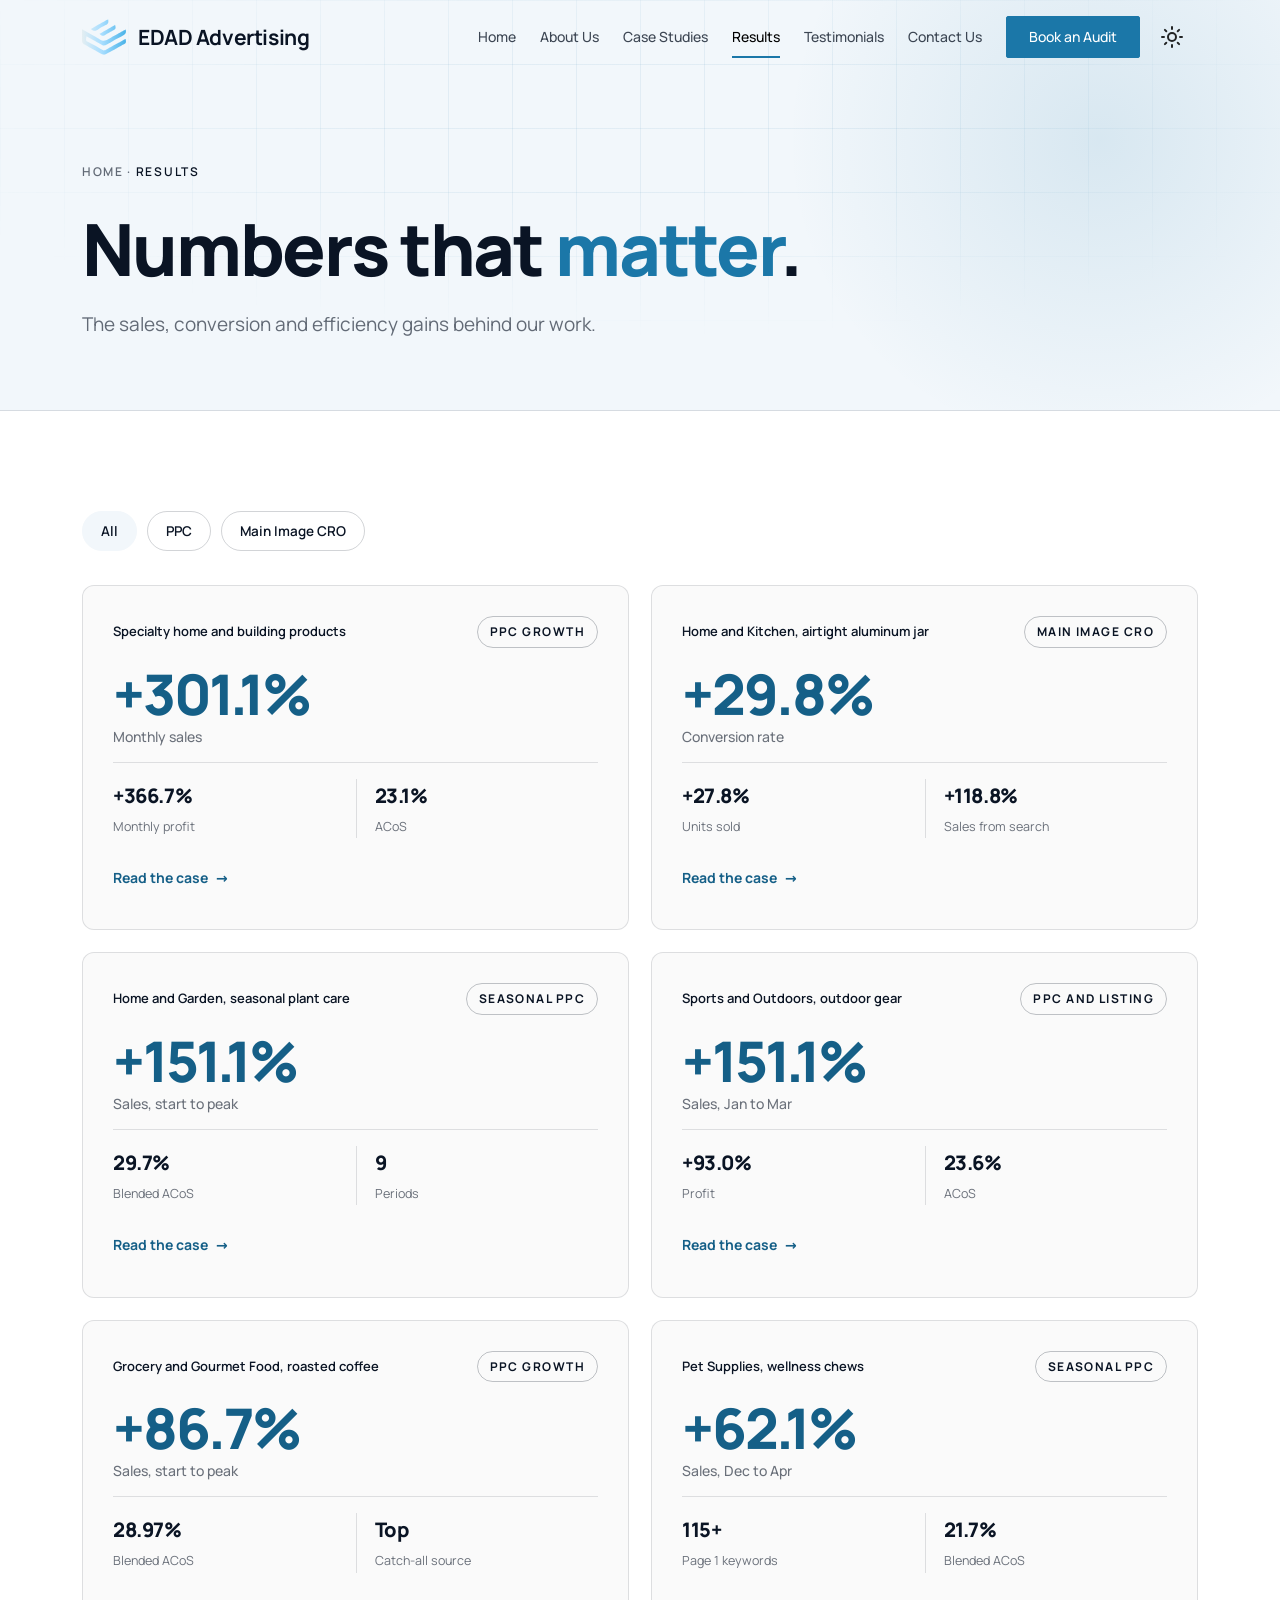
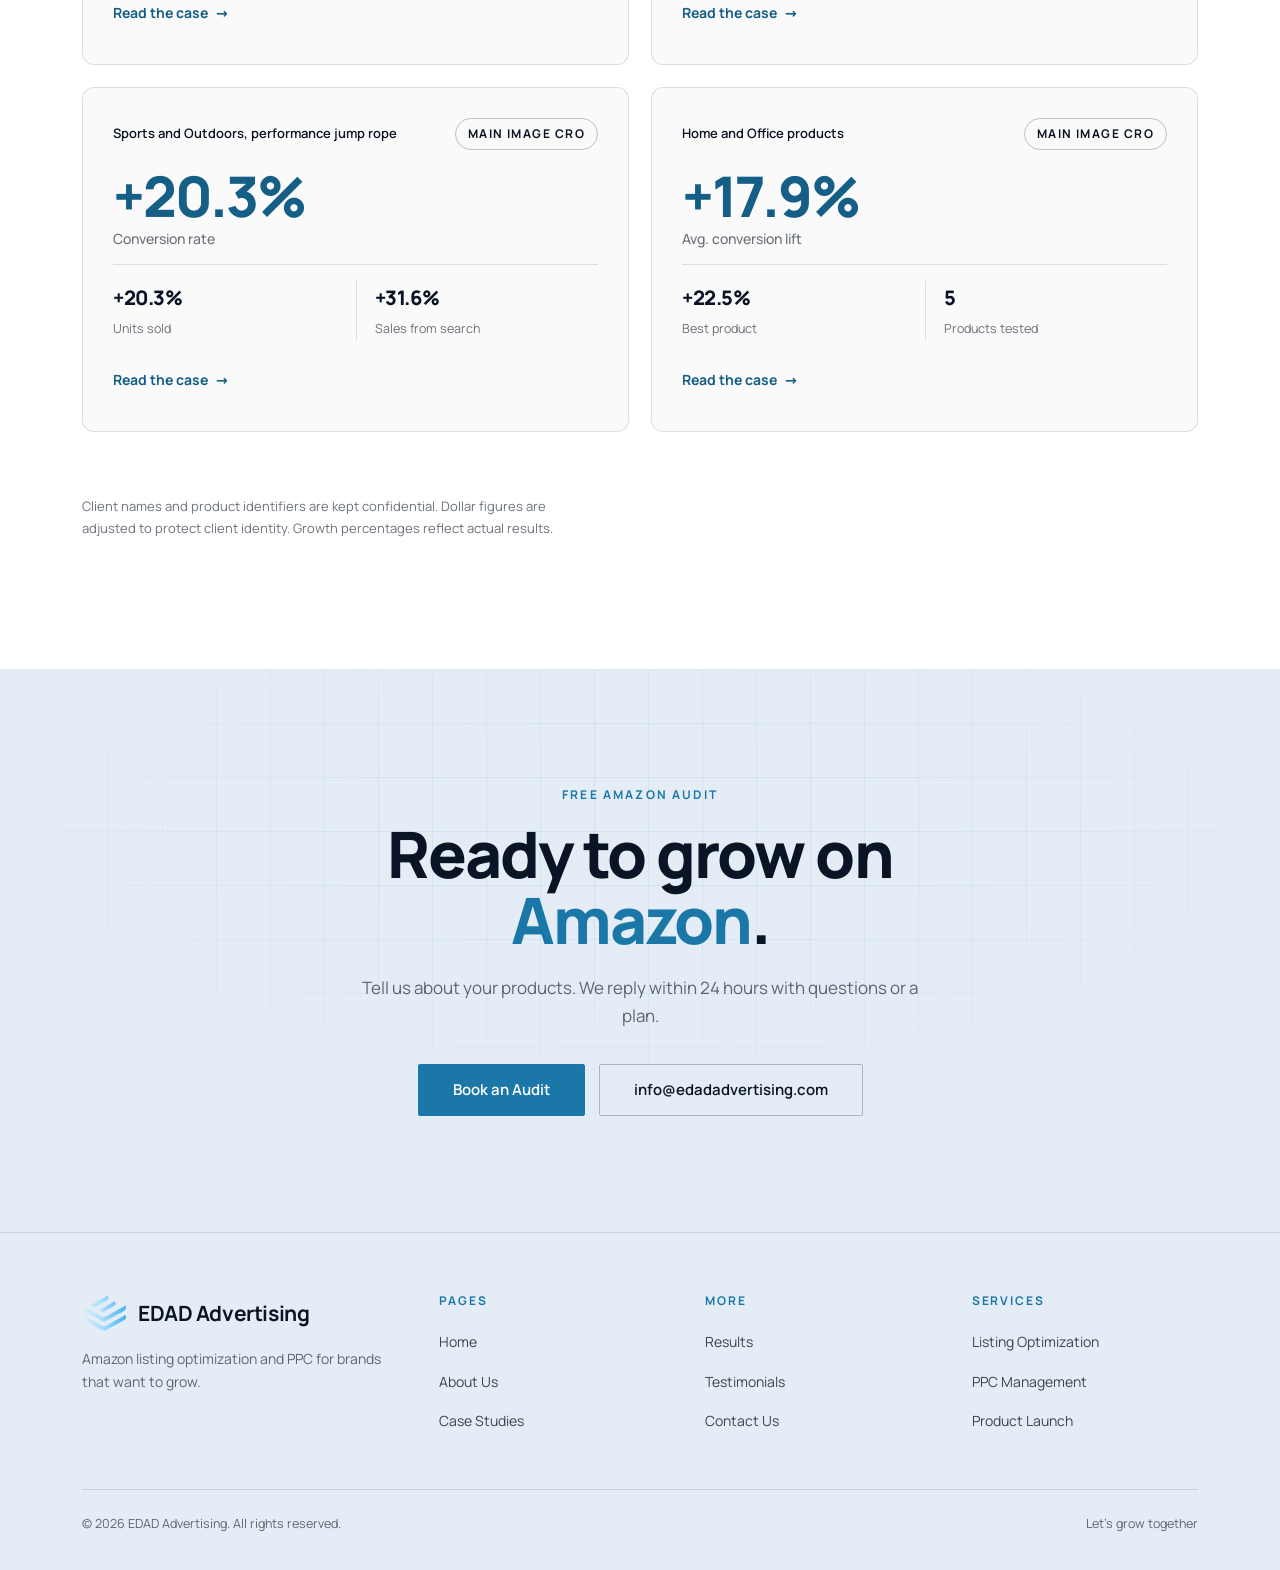
<file: results.html>
<!DOCTYPE html><html lang="en"><head><meta charset="utf-8"><meta name="viewport" content="width=device-width,initial-scale=1,viewport-fit=cover">
<title>Amazon PPC Results | EDAD Advertising</title><meta name="description" content="Amazon PPC and main image CRO results from EDAD Advertising: sales, conversion, ACoS and organic rank gains across eight client engagements."><script>try{var t=localStorage.getItem("edad-theme");if(!t)t=matchMedia("(prefers-color-scheme: light)").matches?"light":"dark";document.documentElement.setAttribute("data-theme",t)}catch(e){document.documentElement.setAttribute("data-theme","dark")}</script><meta name="theme-color" content="#060B16"><meta name="color-scheme" content="dark light"><meta name="format-detection" content="telephone=no">
<link rel="canonical" href="https://edadadvertising.com/results.html"><meta name="robots" content="index,follow,max-image-preview:large,max-snippet:-1"><meta name="author" content="EDAD Advertising">
<link rel="icon" href="assets/favicon.png"><link rel="apple-touch-icon" href="assets/apple-touch-icon.png"><link rel="manifest" href="manifest.webmanifest">
<link rel="preload" href="assets/manrope.woff2" as="font" type="font/woff2" crossorigin><link rel="stylesheet" href="assets/style.css?v=dd82e7a0">
<meta property="og:type" content="website"><meta property="og:site_name" content="EDAD Advertising"><meta property="og:locale" content="en_US"><meta property="og:url" content="https://edadadvertising.com/results.html"><meta property="og:title" content="Amazon PPC Results | EDAD Advertising"><meta property="og:description" content="Amazon PPC and main image CRO results from EDAD Advertising: sales, conversion, ACoS and organic rank gains across eight client engagements."><meta property="og:image" content="https://edadadvertising.com/assets/og-image.png"><meta property="og:image:width" content="1200"><meta property="og:image:height" content="630"><meta property="og:image:alt" content="EDAD Advertising: Amazon listings and PPC that sell more">
<meta name="twitter:card" content="summary_large_image"><meta name="twitter:title" content="Amazon PPC Results | EDAD Advertising"><meta name="twitter:description" content="Amazon PPC and main image CRO results from EDAD Advertising: sales, conversion, ACoS and organic rank gains across eight client engagements."><meta name="twitter:image" content="https://edadadvertising.com/assets/og-image.png">
<script type="application/ld+json">{"@context":"https://schema.org","@graph":[{"@type":["ProfessionalService","Organization"],"@id":"https://edadadvertising.com/#org","name":"EDAD Advertising","legalName":"EDAD Advertising LLC","url":"https://edadadvertising.com/","logo":"https://edadadvertising.com/assets/icon-512.png","image":"https://edadadvertising.com/assets/og-image.png","description":"Amazon growth agency specializing in listing optimization and PPC advertising.","email":"info@edadadvertising.com","slogan":"Let's grow together","areaServed":"Worldwide","knowsAbout":["Amazon PPC","Amazon listing optimization","Amazon Sponsored Products","Amazon Sponsored Brands","Amazon Sponsored Display","Amazon product launch"]},{"@type":"WebPage","@id":"https://edadadvertising.com/results.html#page","url":"https://edadadvertising.com/results.html","name":"Results | EDAD Advertising","about":{"@id":"https://edadadvertising.com/#org"}},{"@type":"BreadcrumbList","itemListElement":[{"@type":"ListItem","position":1,"name":"Home","item":"https://edadadvertising.com/"},{"@type":"ListItem","position":2,"name":"Results","item":"https://edadadvertising.com/results.html"}]}]}</script></head><body><svg width="0" height="0" style="position:absolute" aria-hidden="true"><defs><linearGradient id="lg" x1="0" x2="1"><stop offset="0" stop-color="#E4EEF2"/><stop offset=".45" stop-color="#A8DEFF"/><stop offset="1" stop-color="#4AB3E8"/></linearGradient><symbol id="mk" viewBox="0 0 790 640"><path fill="url(#lg)" fill-rule="evenodd" d="M380 639C377 638 368 634 360 629C325 610 232 559 197 539C188 534 171 524 158 517C76 471 30 444 24 440C13 431 4 417 2 406C-0 394 -0 182 1 182C2 183 13 189 26 196C39 203 74 222 104 239C218 302 267 329 314 359C375 398 412 398 476 358C520 330 577 297 646 261C661 252 679 243 686 239C693 235 714 224 733 214C752 204 771 193 776 191C780 188 784 187 784 187C786 189 789 210 789 220C789 255 776 272 729 297C694 315 635 347 592 371C584 376 571 383 564 387C557 391 548 396 544 399C501 423 420 467 414 469C403 473 382 471 368 466C356 461 316 439 192 370C102 320 86 312 80 312C78 312 75 330 73 351C70 381 76 390 112 410C120 414 135 422 146 428C166 439 175 443 206 461C235 477 290 509 336 536C391 569 395 569 447 540C499 510 506 506 526 495C537 488 551 481 556 478C560 476 583 463 605 451C627 438 655 423 666 417C677 411 703 397 722 386C742 375 763 364 768 361C773 359 777 357 778 357C779 355 782 356 782 358C792 391 792 415 783 426C774 437 780 433 592 538C575 548 555 559 548 563C530 573 454 615 433 627C422 633 411 638 409 639C402 640 386 640 380 639ZM363 296C350 294 336 285 323 272C314 263 314 263 322 258C326 256 346 245 366 233C387 221 432 195 466 175C501 156 536 135 545 130C554 125 565 119 570 116C574 114 581 110 586 107C590 104 594 102 594 102C595 103 598 117 600 128C608 167 603 176 563 199C557 203 538 213 522 222C475 247 456 258 430 276C402 295 383 301 363 296ZM213 209C203 207 193 203 183 196C175 190 162 178 162 177C162 176 189 160 223 140C256 121 318 86 360 61C403 37 444 13 453 9C461 4 468 -0 469 0C472 4 475 46 472 58C465 81 454 91 416 109C373 130 338 150 294 179C267 197 256 203 244 207C236 209 220 210 213 209Z"/></symbol></defs></svg>
<header class="nav"><div class="wrap"><a class="brand" href="index.html"><svg role="img" aria-label="EDAD Advertising logo" viewBox="0 0 790 640" width="44" height="36"><use href="#mk"/></svg>EDAD Advertising</a><nav aria-label="Main"><ul class="links" id="menu"><li><a href="index.html">Home</a></li><li><a href="about.html">About Us</a></li><li><a href="case-studies.html">Case Studies</a></li><li><a href="results.html" class=active aria-current=page>Results</a></li><li><a href="testimonials.html">Testimonials</a></li><li><a href="contact.html">Contact Us</a></li><li><a class="btn" href="contact.html#contact-form">Book an Audit</a></li></ul></nav><div class="tools"><button class="tt" type="button" aria-label="Switch to light mode" aria-pressed="false"><svg class="moon" viewBox="0 0 24 24" fill="none" stroke="currentColor" stroke-width="2" stroke-linecap="round" stroke-linejoin="round" aria-hidden="true"><path d="M21 12.8A9 9 0 1 1 11.2 3a7 7 0 0 0 9.8 9.8z"/></svg><svg class="sun" viewBox="0 0 24 24" fill="none" stroke="currentColor" stroke-width="2" stroke-linecap="round" aria-hidden="true"><circle cx="12" cy="12" r="4"/><path d="M12 2v2M12 20v2M4.9 4.9l1.4 1.4M17.7 17.7l1.4 1.4M2 12h2M20 12h2M4.9 19.1l1.4-1.4M17.7 6.3l1.4-1.4"/></svg></button><button class="burger" aria-expanded="false" aria-controls="menu">Menu</button></div></div></header>
<main><section class="banner grid-bg glow s-dark"><div class="wrap"><div class="crumbs"><a href="index.html">Home</a> &middot; <b>Results</b></div><h1>Numbers that <em>matter</em>.</h1><p class="lead">The sales, conversion and efficiency gains behind our work.</p></div></section><section class="sec s-light"><div class="wrap"><div class="filters rv"><button class="fp" data-f="all" aria-pressed="true">All</button><button class="fp" data-f="ppc" aria-pressed="false">PPC</button><button class="fp" data-f="cro" aria-pressed="false">Main Image CRO</button></div><div class="cards2 res"><article class="card rcard hv rv" data-kind="ppc"><div class="rtop"><span>Specialty home and building products</span><span class="pill">PPC Growth</span></div><div class="rbig">+301.1%<span>Monthly sales</span></div><div class="subs"><div><b>+366.7%</b><span>Monthly profit</span></div><div><b>23.1%</b><span>ACoS</span></div></div><a class="arrow" href="case-studies.html#seasonal-to-steady">Read the case <i>&rarr;</i></a></article><article class="card rcard hv rv" data-kind="cro"><div class="rtop"><span>Home and Kitchen, airtight aluminum jar</span><span class="pill">Main Image CRO</span></div><div class="rbig">+29.8%<span>Conversion rate</span></div><div class="subs"><div><b>+27.8%</b><span>Units sold</span></div><div><b>+118.8%</b><span>Sales from search</span></div></div><a class="arrow" href="case-studies.html#main-image-jar">Read the case <i>&rarr;</i></a></article><article class="card rcard hv rv" data-kind="ppc"><div class="rtop"><span>Home and Garden, seasonal plant care</span><span class="pill">Seasonal PPC</span></div><div class="rbig">+151.1%<span>Sales, start to peak</span></div><div class="subs"><div><b>29.7%</b><span>Blended ACoS</span></div><div><b>9</b><span>Periods</span></div></div><a class="arrow" href="case-studies.html#seasonal-garden">Read the case <i>&rarr;</i></a></article><article class="card rcard hv rv" data-kind="ppc"><div class="rtop"><span>Sports and Outdoors, outdoor gear</span><span class="pill">PPC and Listing</span></div><div class="rbig">+151.1%<span>Sales, Jan to Mar</span></div><div class="subs"><div><b>+93.0%</b><span>Profit</span></div><div><b>23.6%</b><span>ACoS</span></div></div><a class="arrow" href="case-studies.html#outdoor-q1">Read the case <i>&rarr;</i></a></article><article class="card rcard hv rv" data-kind="ppc"><div class="rtop"><span>Grocery and Gourmet Food, roasted coffee</span><span class="pill">PPC Growth</span></div><div class="rbig">+86.7%<span>Sales, start to peak</span></div><div class="subs"><div><b>28.97%</b><span>Blended ACoS</span></div><div><b>Top</b><span>Catch-all source</span></div></div><a class="arrow" href="case-studies.html#coffee-ppc">Read the case <i>&rarr;</i></a></article><article class="card rcard hv rv" data-kind="ppc"><div class="rtop"><span>Pet Supplies, wellness chews</span><span class="pill">Seasonal PPC</span></div><div class="rbig">+62.1%<span>Sales, Dec to Apr</span></div><div class="subs"><div><b>115+</b><span>Page 1 keywords</span></div><div><b>21.7%</b><span>Blended ACoS</span></div></div><a class="arrow" href="case-studies.html#pet-wellness">Read the case <i>&rarr;</i></a></article><article class="card rcard hv rv" data-kind="cro"><div class="rtop"><span>Sports and Outdoors, performance jump rope</span><span class="pill">Main Image CRO</span></div><div class="rbig">+20.3%<span>Conversion rate</span></div><div class="subs"><div><b>+20.3%</b><span>Units sold</span></div><div><b>+31.6%</b><span>Sales from search</span></div></div><a class="arrow" href="case-studies.html#jump-rope-cro">Read the case <i>&rarr;</i></a></article><article class="card rcard hv rv" data-kind="cro"><div class="rtop"><span>Home and Office products</span><span class="pill">Main Image CRO</span></div><div class="rbig">+17.9%<span>Avg. conversion lift</span></div><div class="subs"><div><b>+22.5%</b><span>Best product</span></div><div><b>5</b><span>Products tested</span></div></div><a class="arrow" href="case-studies.html#product-line-cro">Read the case <i>&rarr;</i></a></article></div><p class="note" style="color:color-mix(in srgb,var(--tx-light) 60%,transparent);margin-top:34px">Client names and product identifiers are kept confidential. Dollar figures are adjusted to protect client identity. Growth percentages reflect actual results.</p></div></section><section class="cta grid-bg s-deep"><div class="wrap rv"><span class="eyebrow">Free Amazon audit</span><h2>Ready to grow on <em>Amazon</em>.</h2><p>Tell us about your products. We reply within 24 hours with questions or a plan.</p><div class="row"><a class="btn lg" href="contact.html#contact-form">Book an Audit</a><a class="btn lg out" href="mailto:info@edadadvertising.com">info@edadadvertising.com</a></div></div></section></main><footer><div class="wrap"><div class="fgrid"><div><a class="brand" href="index.html"><svg role="img" aria-label="EDAD Advertising logo" viewBox="0 0 790 640" width="44" height="36"><use href="#mk"/></svg>EDAD Advertising</a><p>Amazon listing optimization and PPC for brands that want to grow.</p></div><div><h4>Pages</h4><ul><li><a href="index.html">Home</a></li><li><a href="about.html">About Us</a></li><li><a href="case-studies.html">Case Studies</a></li></ul></div><div><h4>More</h4><ul><li><a href="results.html">Results</a></li><li><a href="testimonials.html">Testimonials</a></li><li><a href="contact.html">Contact Us</a></li></ul></div><div><h4>Services</h4><ul><li><a href="index.html#services">Listing Optimization</a></li><li><a href="index.html#services">PPC Management</a></li><li><a href="index.html#services">Product Launch</a></li></ul></div></div><div class="fbar"><span>&copy; 2026 EDAD Advertising. All rights reserved.</span><span>Let's grow together</span></div></div></footer><script src="assets/app.js?v=dd82e7a0" defer></script></body></html>
</file>
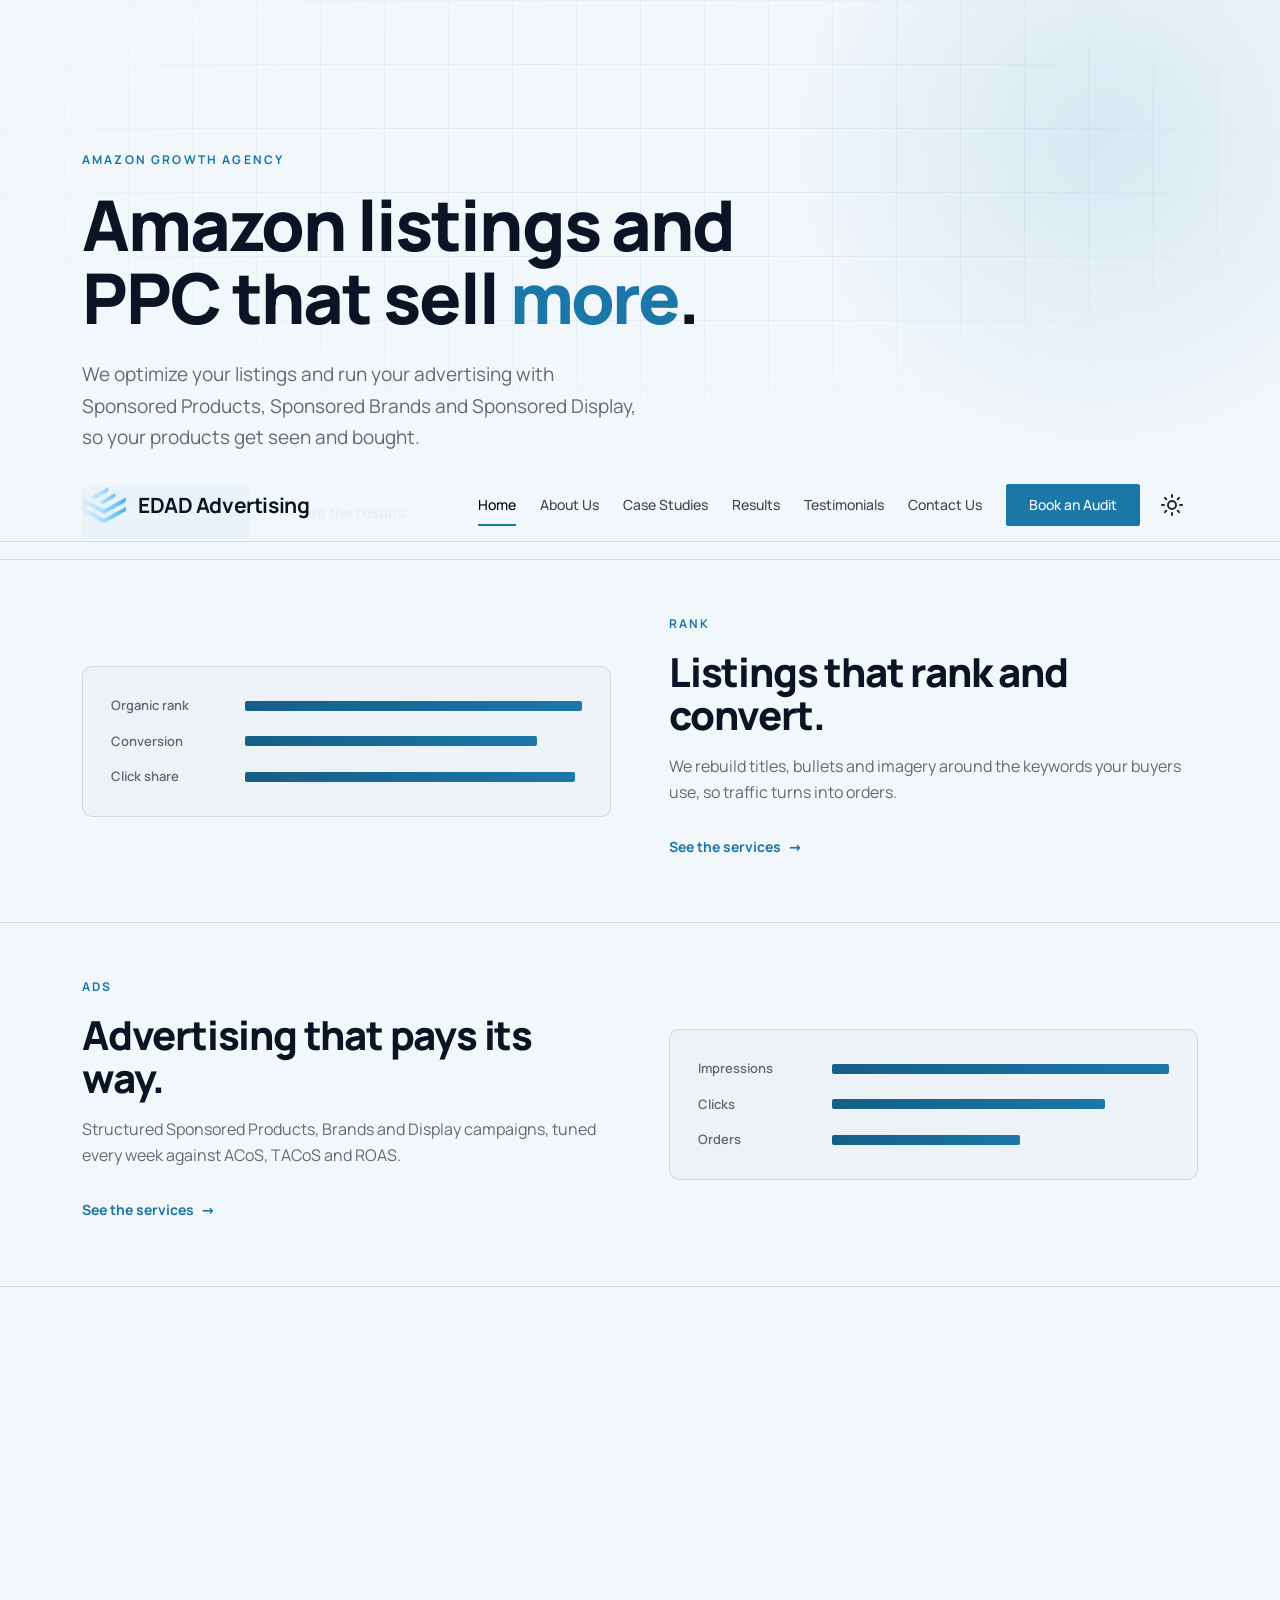
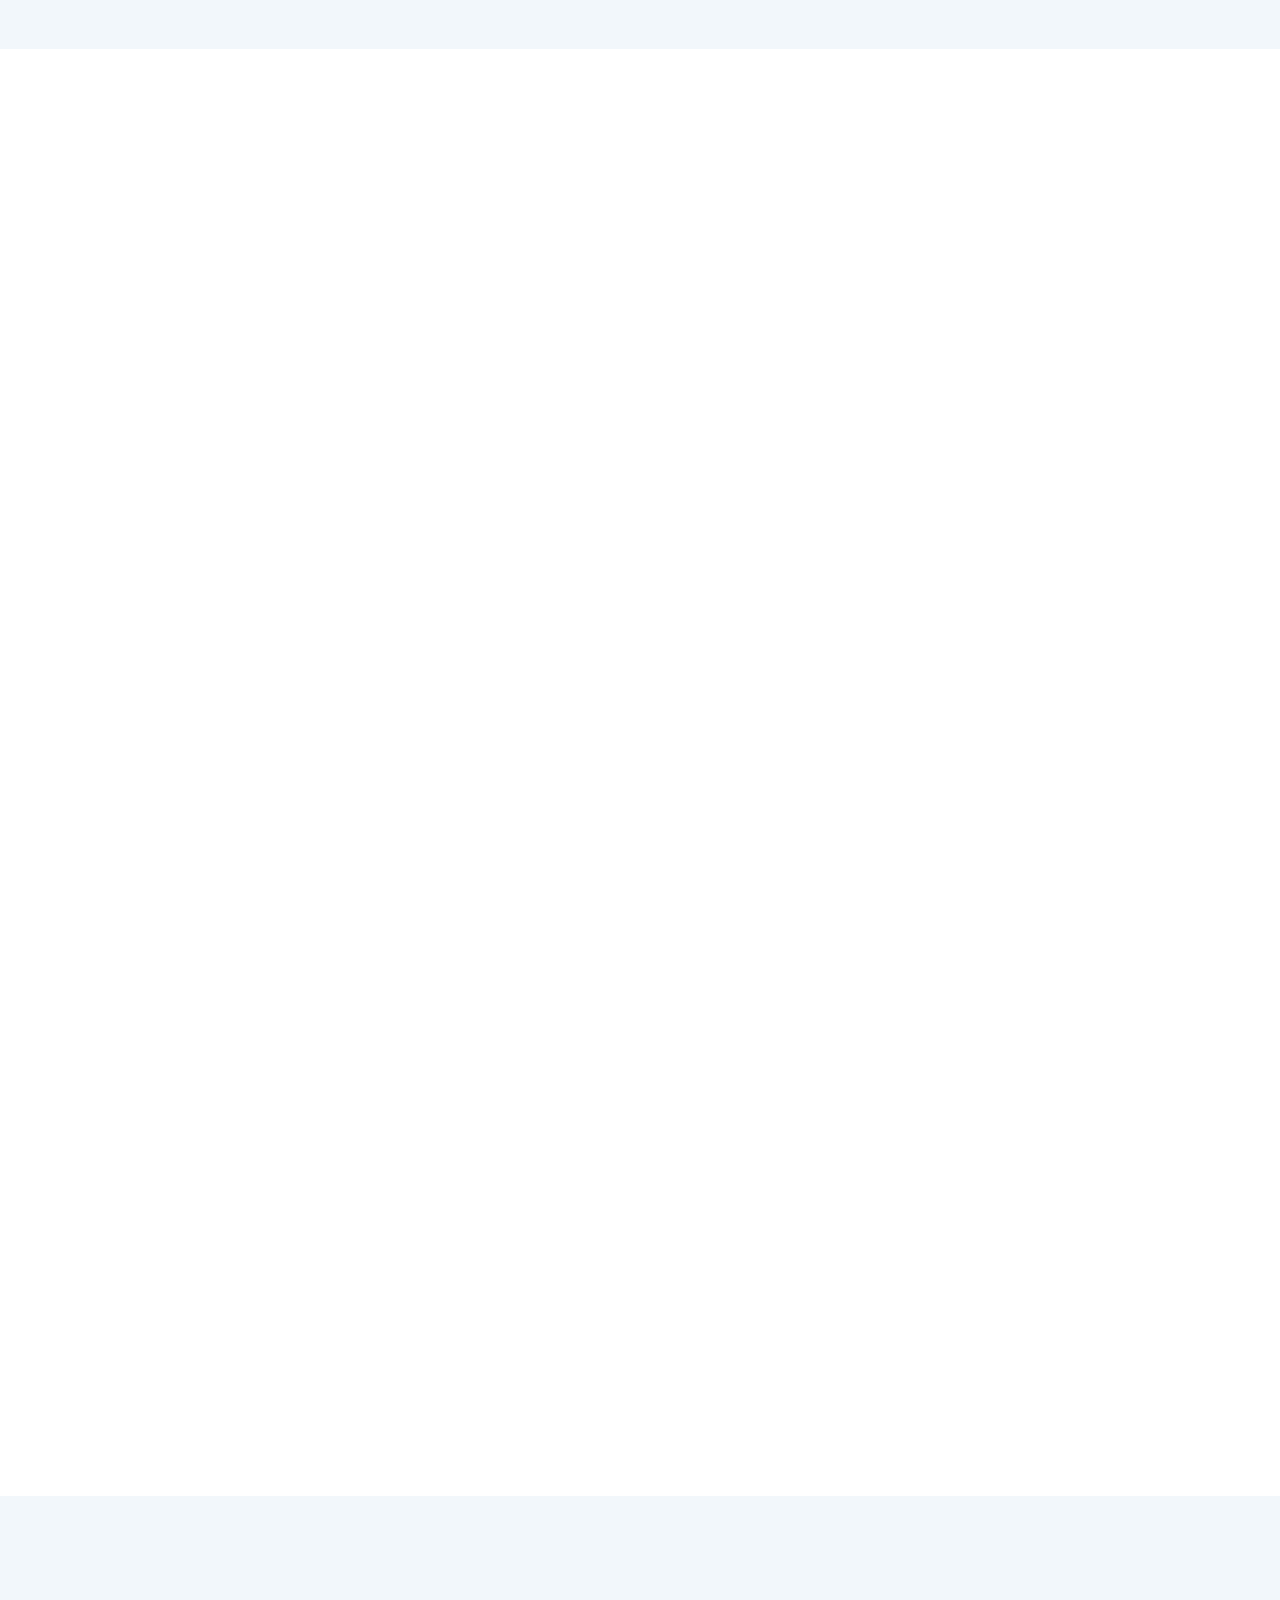
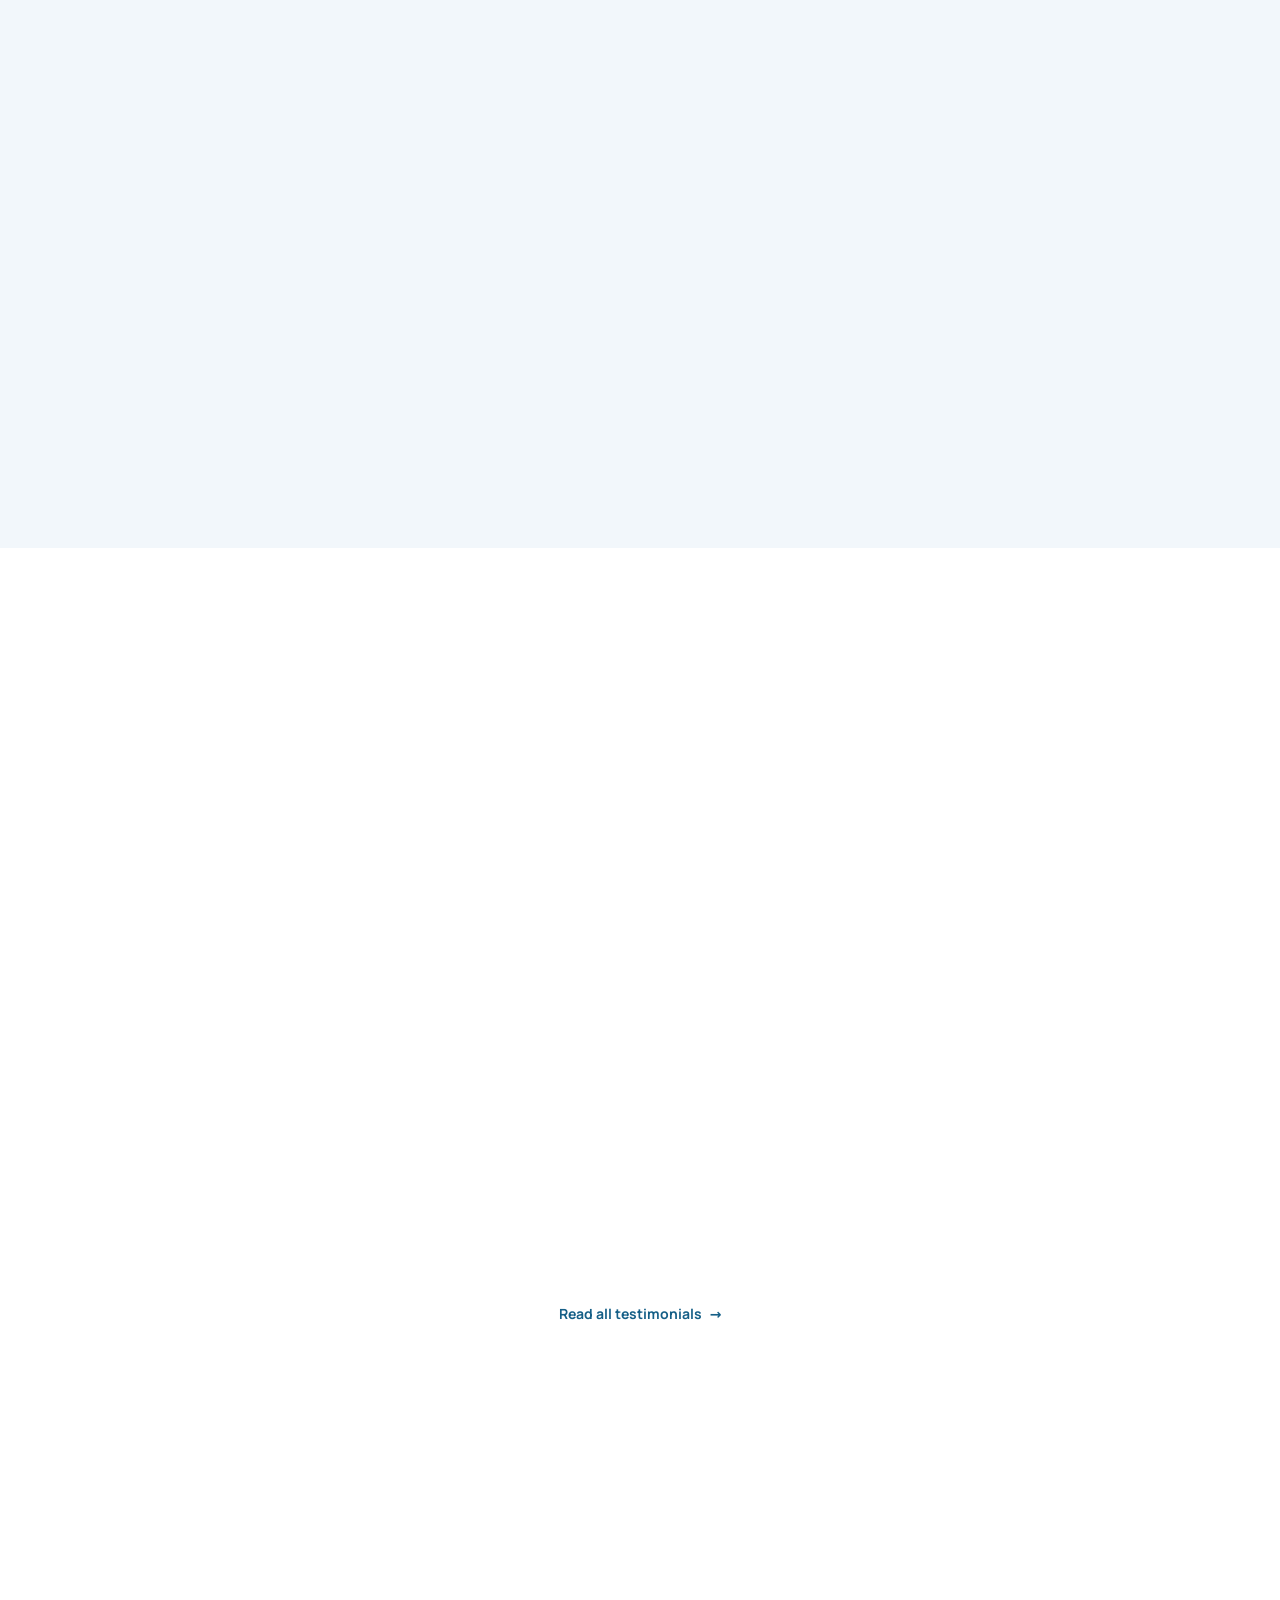
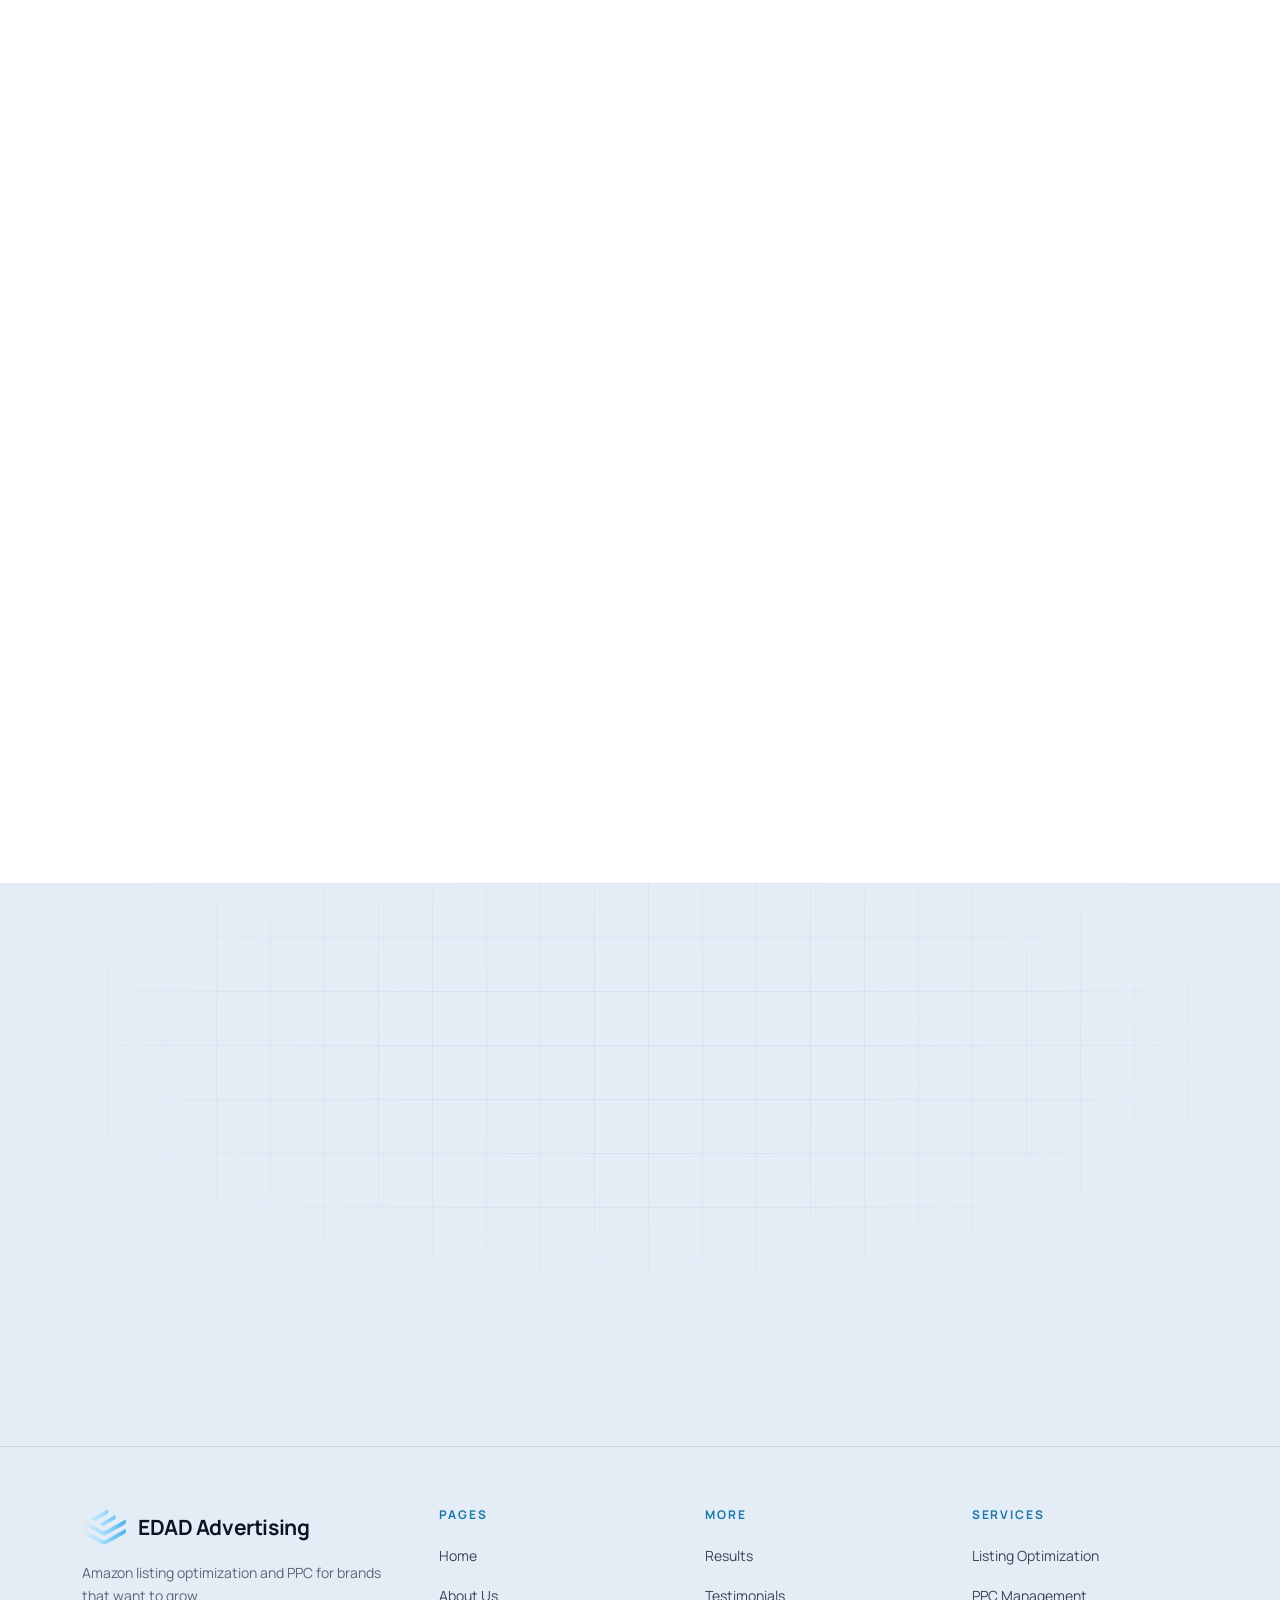
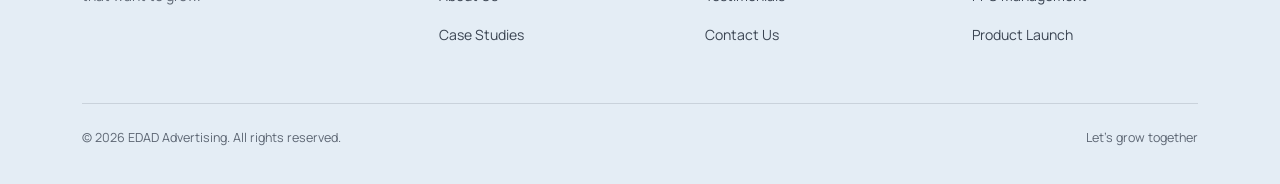
<file: services.html>
<!DOCTYPE html><html lang="en"><head><meta charset="utf-8"><title>Moved | EDAD Advertising</title><meta name="robots" content="noindex,follow"><link rel="canonical" href="https://edadadvertising.com/index.html#services"><meta http-equiv="refresh" content="0;url=index.html#services"></head><body><p><a href="index.html#services">This page has moved.</a></p></body></html>
</file>
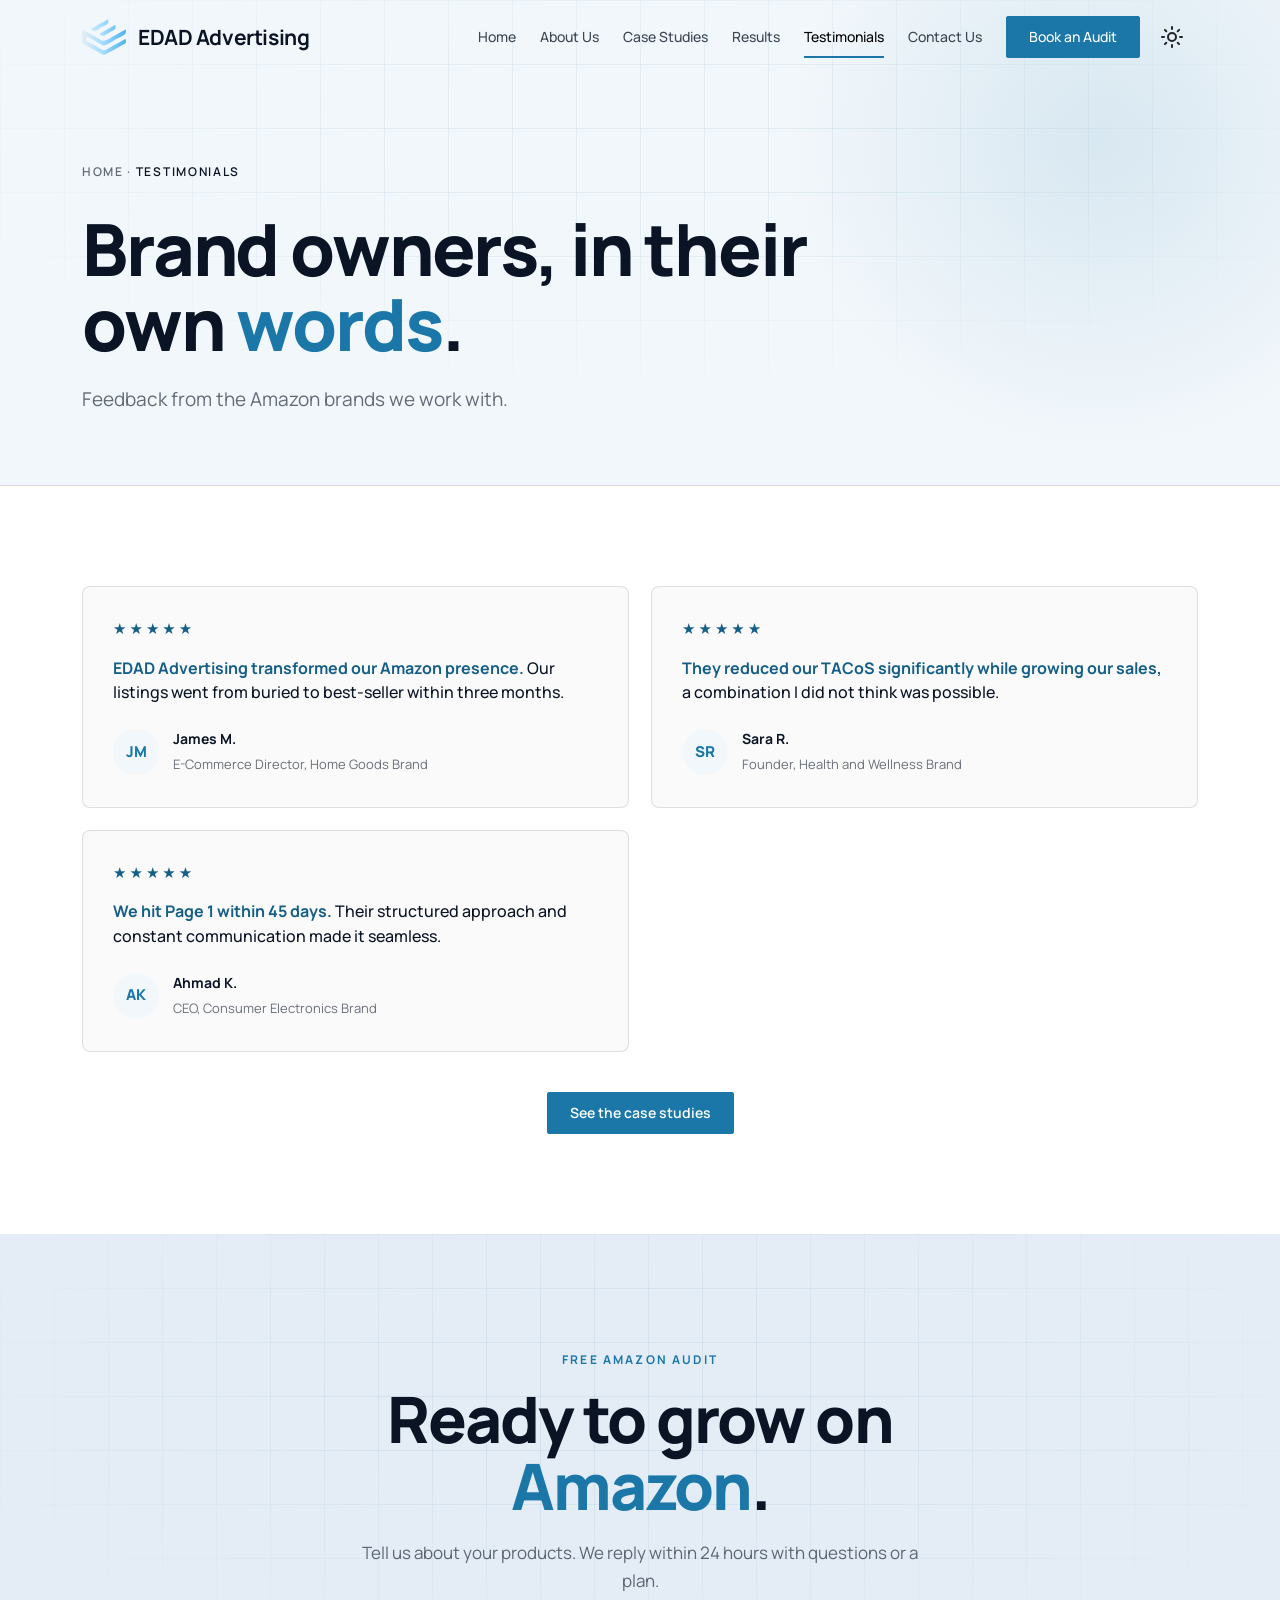
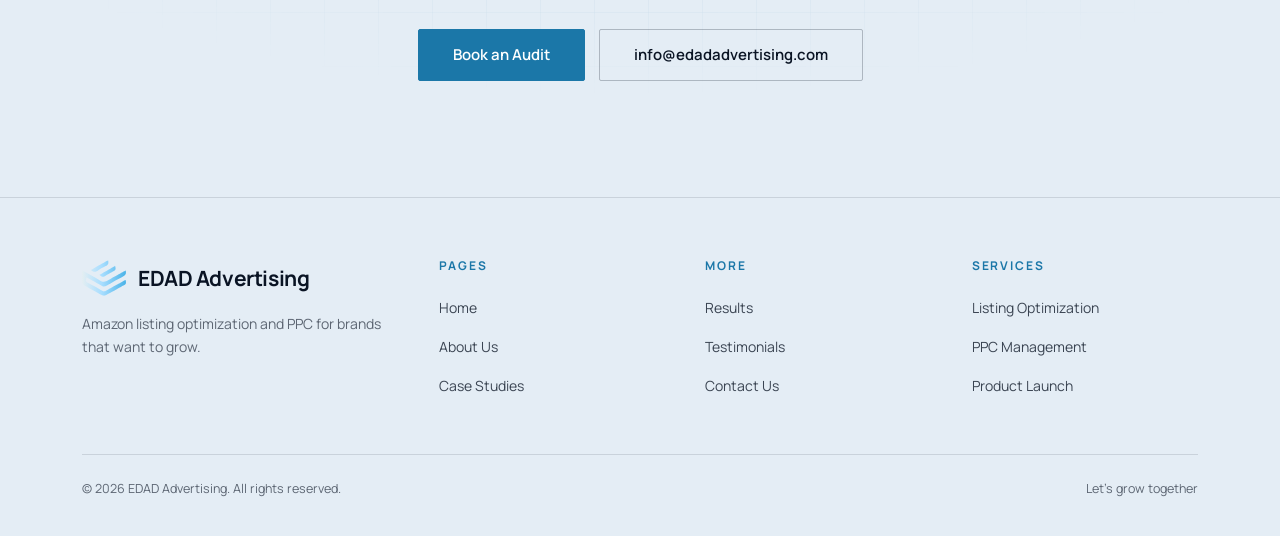
<file: testimonials.html>
<!DOCTYPE html><html lang="en"><head><meta charset="utf-8"><meta name="viewport" content="width=device-width,initial-scale=1,viewport-fit=cover">
<title>Client Testimonials | EDAD Advertising Amazon Agency</title><meta name="description" content="Read what Amazon brand owners say about working with EDAD Advertising on listing optimization, PPC management and product launches."><script>try{var t=localStorage.getItem("edad-theme");if(!t)t=matchMedia("(prefers-color-scheme: light)").matches?"light":"dark";document.documentElement.setAttribute("data-theme",t)}catch(e){document.documentElement.setAttribute("data-theme","dark")}</script><meta name="theme-color" content="#060B16"><meta name="color-scheme" content="dark light"><meta name="format-detection" content="telephone=no">
<link rel="canonical" href="https://edadadvertising.com/testimonials.html"><meta name="robots" content="index,follow,max-image-preview:large,max-snippet:-1"><meta name="author" content="EDAD Advertising">
<link rel="icon" href="assets/favicon.png"><link rel="apple-touch-icon" href="assets/apple-touch-icon.png"><link rel="manifest" href="manifest.webmanifest">
<link rel="preload" href="assets/manrope.woff2" as="font" type="font/woff2" crossorigin><link rel="stylesheet" href="assets/style.css?v=dd82e7a0">
<meta property="og:type" content="website"><meta property="og:site_name" content="EDAD Advertising"><meta property="og:locale" content="en_US"><meta property="og:url" content="https://edadadvertising.com/testimonials.html"><meta property="og:title" content="Client Testimonials | EDAD Advertising Amazon Agency"><meta property="og:description" content="Read what Amazon brand owners say about working with EDAD Advertising on listing optimization, PPC management and product launches."><meta property="og:image" content="https://edadadvertising.com/assets/og-image.png"><meta property="og:image:width" content="1200"><meta property="og:image:height" content="630"><meta property="og:image:alt" content="EDAD Advertising: Amazon listings and PPC that sell more">
<meta name="twitter:card" content="summary_large_image"><meta name="twitter:title" content="Client Testimonials | EDAD Advertising Amazon Agency"><meta name="twitter:description" content="Read what Amazon brand owners say about working with EDAD Advertising on listing optimization, PPC management and product launches."><meta name="twitter:image" content="https://edadadvertising.com/assets/og-image.png">
<script type="application/ld+json">{"@context":"https://schema.org","@graph":[{"@type":["ProfessionalService","Organization"],"@id":"https://edadadvertising.com/#org","name":"EDAD Advertising","legalName":"EDAD Advertising LLC","url":"https://edadadvertising.com/","logo":"https://edadadvertising.com/assets/icon-512.png","image":"https://edadadvertising.com/assets/og-image.png","description":"Amazon growth agency specializing in listing optimization and PPC advertising.","email":"info@edadadvertising.com","slogan":"Let's grow together","areaServed":"Worldwide","knowsAbout":["Amazon PPC","Amazon listing optimization","Amazon Sponsored Products","Amazon Sponsored Brands","Amazon Sponsored Display","Amazon product launch"]},{"@type":"WebPage","@id":"https://edadadvertising.com/testimonials.html#page","url":"https://edadadvertising.com/testimonials.html","name":"Client Testimonials | EDAD Advertising","about":{"@id":"https://edadadvertising.com/#org"}},{"@type":"BreadcrumbList","itemListElement":[{"@type":"ListItem","position":1,"name":"Home","item":"https://edadadvertising.com/"},{"@type":"ListItem","position":2,"name":"Testimonials","item":"https://edadadvertising.com/testimonials.html"}]}]}</script></head><body><svg width="0" height="0" style="position:absolute" aria-hidden="true"><defs><linearGradient id="lg" x1="0" x2="1"><stop offset="0" stop-color="#E4EEF2"/><stop offset=".45" stop-color="#A8DEFF"/><stop offset="1" stop-color="#4AB3E8"/></linearGradient><symbol id="mk" viewBox="0 0 790 640"><path fill="url(#lg)" fill-rule="evenodd" d="M380 639C377 638 368 634 360 629C325 610 232 559 197 539C188 534 171 524 158 517C76 471 30 444 24 440C13 431 4 417 2 406C-0 394 -0 182 1 182C2 183 13 189 26 196C39 203 74 222 104 239C218 302 267 329 314 359C375 398 412 398 476 358C520 330 577 297 646 261C661 252 679 243 686 239C693 235 714 224 733 214C752 204 771 193 776 191C780 188 784 187 784 187C786 189 789 210 789 220C789 255 776 272 729 297C694 315 635 347 592 371C584 376 571 383 564 387C557 391 548 396 544 399C501 423 420 467 414 469C403 473 382 471 368 466C356 461 316 439 192 370C102 320 86 312 80 312C78 312 75 330 73 351C70 381 76 390 112 410C120 414 135 422 146 428C166 439 175 443 206 461C235 477 290 509 336 536C391 569 395 569 447 540C499 510 506 506 526 495C537 488 551 481 556 478C560 476 583 463 605 451C627 438 655 423 666 417C677 411 703 397 722 386C742 375 763 364 768 361C773 359 777 357 778 357C779 355 782 356 782 358C792 391 792 415 783 426C774 437 780 433 592 538C575 548 555 559 548 563C530 573 454 615 433 627C422 633 411 638 409 639C402 640 386 640 380 639ZM363 296C350 294 336 285 323 272C314 263 314 263 322 258C326 256 346 245 366 233C387 221 432 195 466 175C501 156 536 135 545 130C554 125 565 119 570 116C574 114 581 110 586 107C590 104 594 102 594 102C595 103 598 117 600 128C608 167 603 176 563 199C557 203 538 213 522 222C475 247 456 258 430 276C402 295 383 301 363 296ZM213 209C203 207 193 203 183 196C175 190 162 178 162 177C162 176 189 160 223 140C256 121 318 86 360 61C403 37 444 13 453 9C461 4 468 -0 469 0C472 4 475 46 472 58C465 81 454 91 416 109C373 130 338 150 294 179C267 197 256 203 244 207C236 209 220 210 213 209Z"/></symbol></defs></svg>
<header class="nav"><div class="wrap"><a class="brand" href="index.html"><svg role="img" aria-label="EDAD Advertising logo" viewBox="0 0 790 640" width="44" height="36"><use href="#mk"/></svg>EDAD Advertising</a><nav aria-label="Main"><ul class="links" id="menu"><li><a href="index.html">Home</a></li><li><a href="about.html">About Us</a></li><li><a href="case-studies.html">Case Studies</a></li><li><a href="results.html">Results</a></li><li><a href="testimonials.html" class=active aria-current=page>Testimonials</a></li><li><a href="contact.html">Contact Us</a></li><li><a class="btn" href="contact.html#contact-form">Book an Audit</a></li></ul></nav><div class="tools"><button class="tt" type="button" aria-label="Switch to light mode" aria-pressed="false"><svg class="moon" viewBox="0 0 24 24" fill="none" stroke="currentColor" stroke-width="2" stroke-linecap="round" stroke-linejoin="round" aria-hidden="true"><path d="M21 12.8A9 9 0 1 1 11.2 3a7 7 0 0 0 9.8 9.8z"/></svg><svg class="sun" viewBox="0 0 24 24" fill="none" stroke="currentColor" stroke-width="2" stroke-linecap="round" aria-hidden="true"><circle cx="12" cy="12" r="4"/><path d="M12 2v2M12 20v2M4.9 4.9l1.4 1.4M17.7 17.7l1.4 1.4M2 12h2M20 12h2M4.9 19.1l1.4-1.4M17.7 6.3l1.4-1.4"/></svg></button><button class="burger" aria-expanded="false" aria-controls="menu">Menu</button></div></div></header>
<main><section class="banner grid-bg glow s-dark"><div class="wrap"><div class="crumbs"><a href="index.html">Home</a> &middot; <b>Testimonials</b></div><h1>Brand owners, in their own <em>words</em>.</h1><p class="lead">Feedback from the Amazon brands we work with.</p></div></section><section class="sec s-light"><div class="wrap"><div class="cards2 qs"><div class="card quote rv"><div class="stars" aria-label="Five stars">&#9733;&#9733;&#9733;&#9733;&#9733;</div><blockquote><b>EDAD Advertising transformed our Amazon presence.</b> Our listings went from buried to best-seller within three months.</blockquote><div class="who"><span class="av">JM</span><div><b>James M.</b><span>E-Commerce Director, Home Goods Brand</span></div></div></div><div class="card quote rv"><div class="stars" aria-label="Five stars">&#9733;&#9733;&#9733;&#9733;&#9733;</div><blockquote><b>They reduced our TACoS significantly while growing our sales,</b> a combination I did not think was possible.</blockquote><div class="who"><span class="av">SR</span><div><b>Sara R.</b><span>Founder, Health and Wellness Brand</span></div></div></div><div class="card quote rv"><div class="stars" aria-label="Five stars">&#9733;&#9733;&#9733;&#9733;&#9733;</div><blockquote><b>We hit Page 1 within 45 days.</b> Their structured approach and constant communication made it seamless.</blockquote><div class="who"><span class="av">AK</span><div><b>Ahmad K.</b><span>CEO, Consumer Electronics Brand</span></div></div></div></div><p style="text-align:center;margin:40px auto 0"><a class="btn" href="case-studies.html">See the case studies</a></p></div></section><section class="cta grid-bg s-deep"><div class="wrap rv"><span class="eyebrow">Free Amazon audit</span><h2>Ready to grow on <em>Amazon</em>.</h2><p>Tell us about your products. We reply within 24 hours with questions or a plan.</p><div class="row"><a class="btn lg" href="contact.html#contact-form">Book an Audit</a><a class="btn lg out" href="mailto:info@edadadvertising.com">info@edadadvertising.com</a></div></div></section></main><footer><div class="wrap"><div class="fgrid"><div><a class="brand" href="index.html"><svg role="img" aria-label="EDAD Advertising logo" viewBox="0 0 790 640" width="44" height="36"><use href="#mk"/></svg>EDAD Advertising</a><p>Amazon listing optimization and PPC for brands that want to grow.</p></div><div><h4>Pages</h4><ul><li><a href="index.html">Home</a></li><li><a href="about.html">About Us</a></li><li><a href="case-studies.html">Case Studies</a></li></ul></div><div><h4>More</h4><ul><li><a href="results.html">Results</a></li><li><a href="testimonials.html">Testimonials</a></li><li><a href="contact.html">Contact Us</a></li></ul></div><div><h4>Services</h4><ul><li><a href="index.html#services">Listing Optimization</a></li><li><a href="index.html#services">PPC Management</a></li><li><a href="index.html#services">Product Launch</a></li></ul></div></div><div class="fbar"><span>&copy; 2026 EDAD Advertising. All rights reserved.</span><span>Let's grow together</span></div></div></footer><script src="assets/app.js?v=dd82e7a0" defer></script></body></html>
</file>
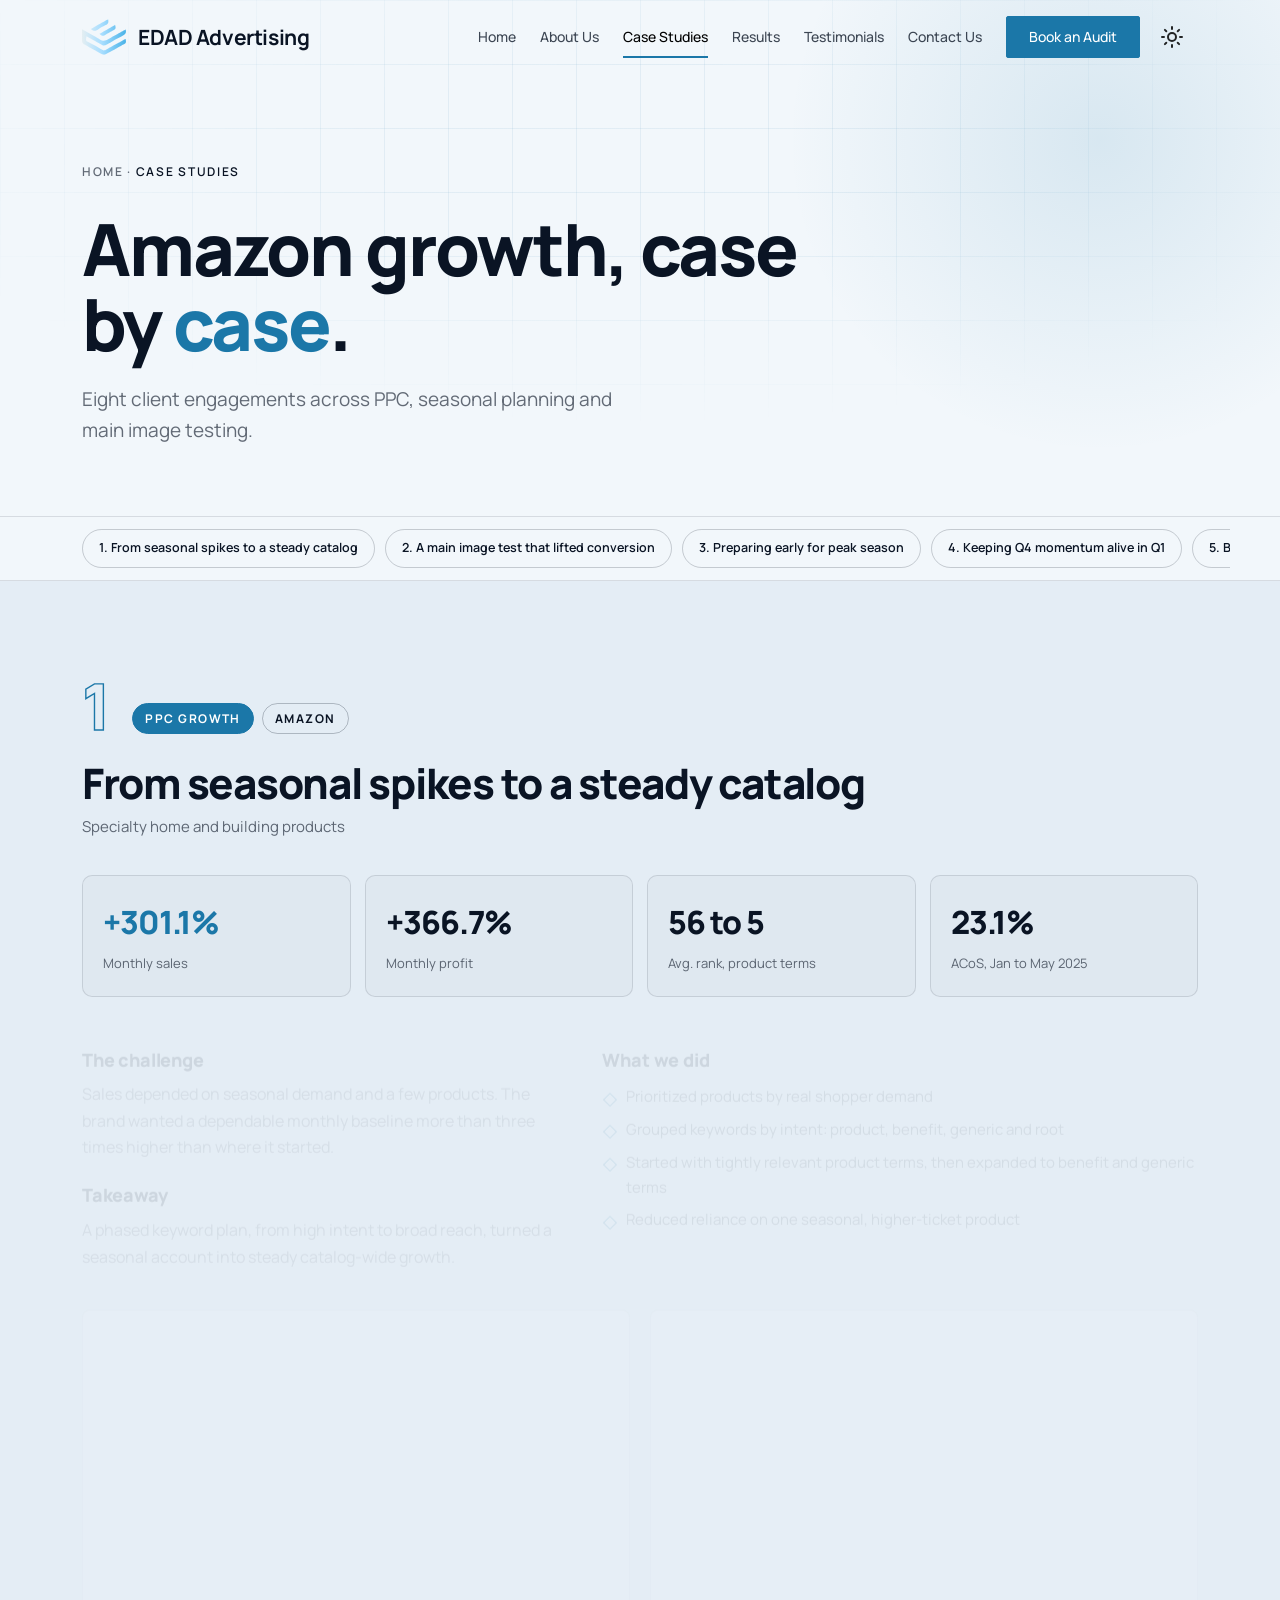
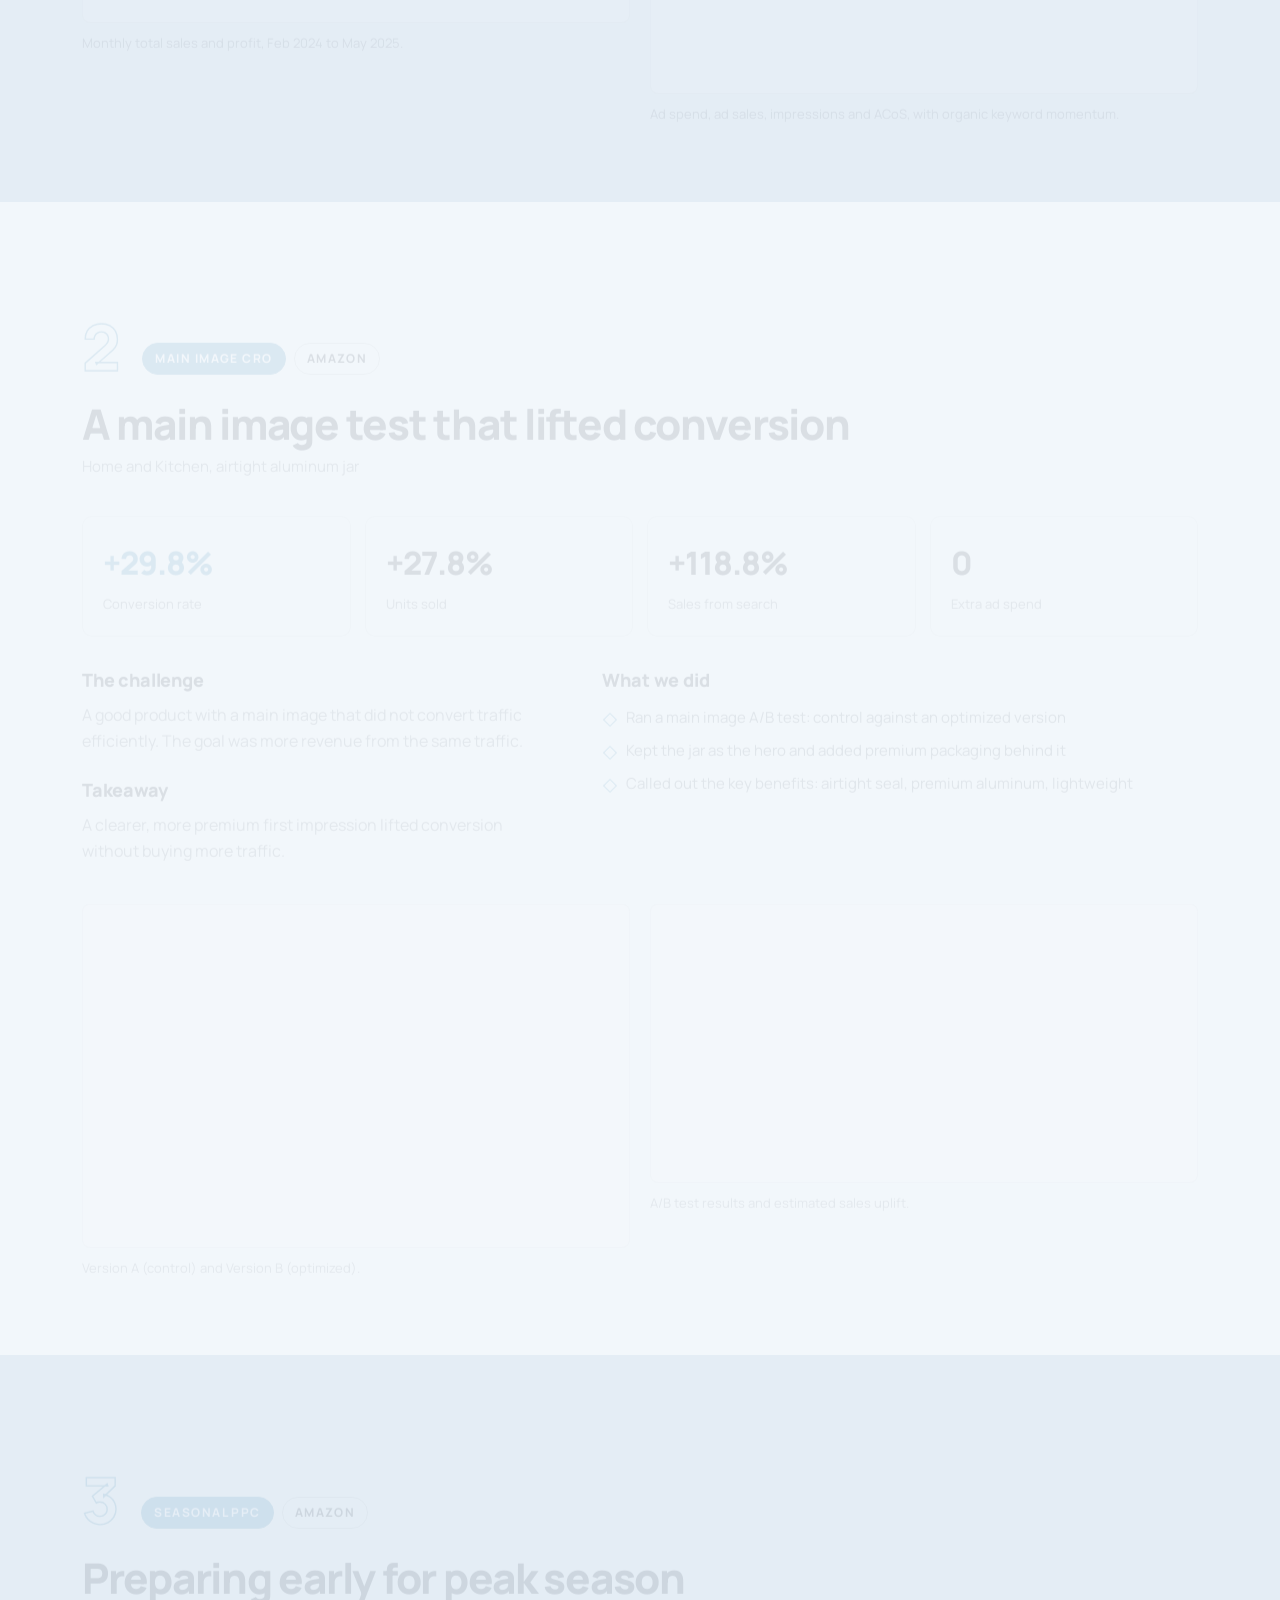
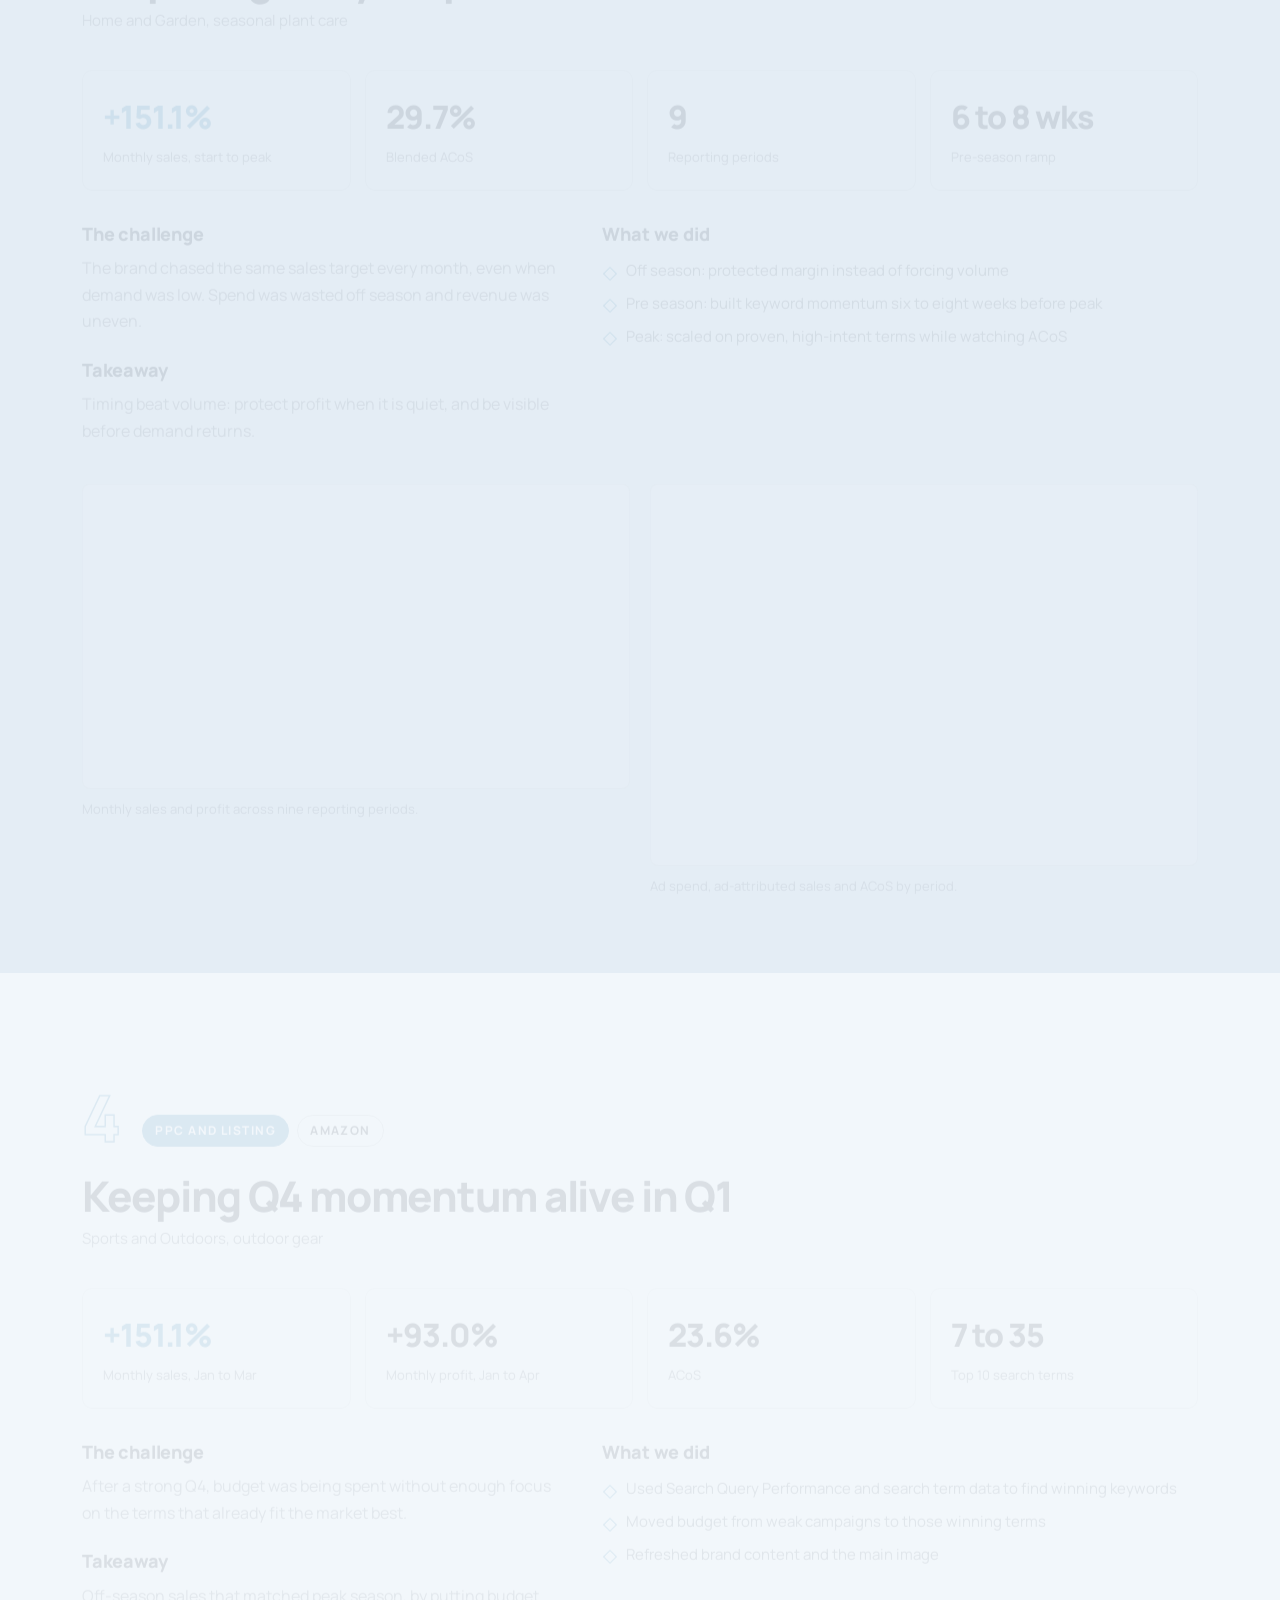
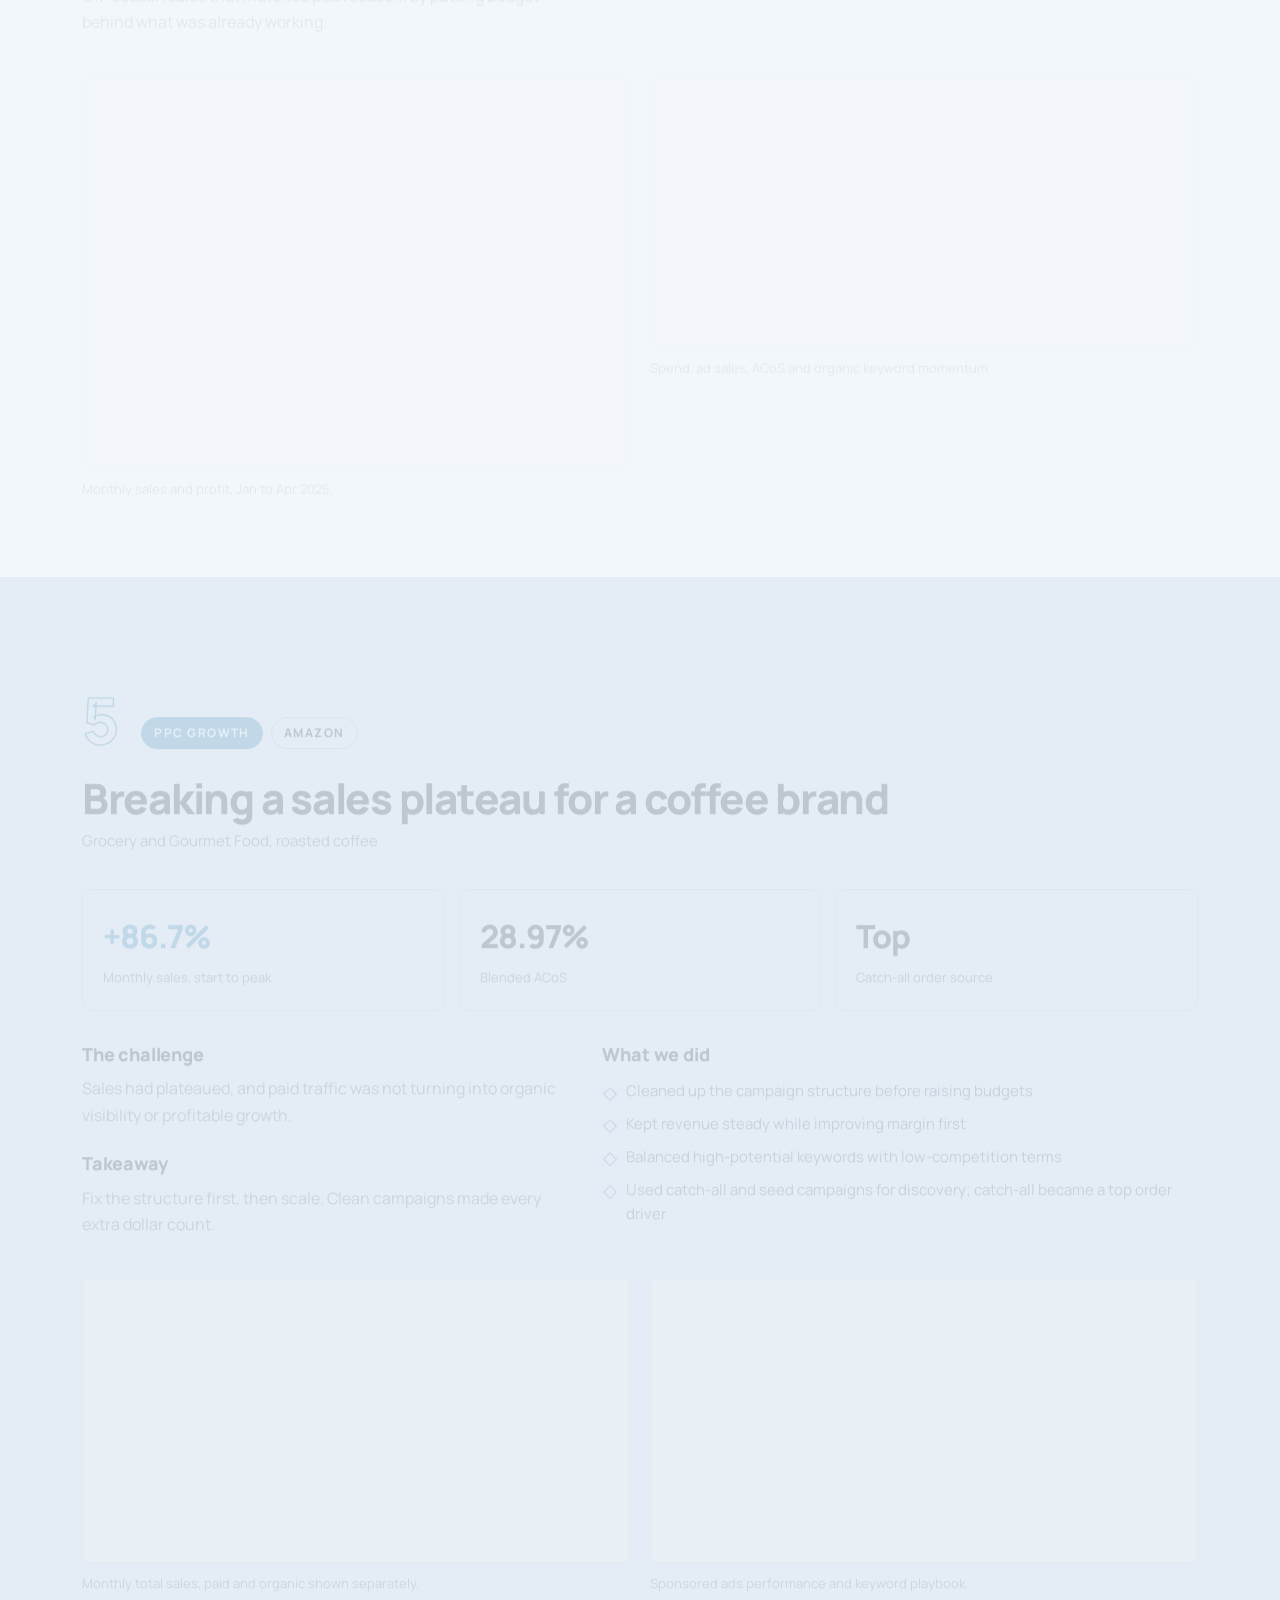
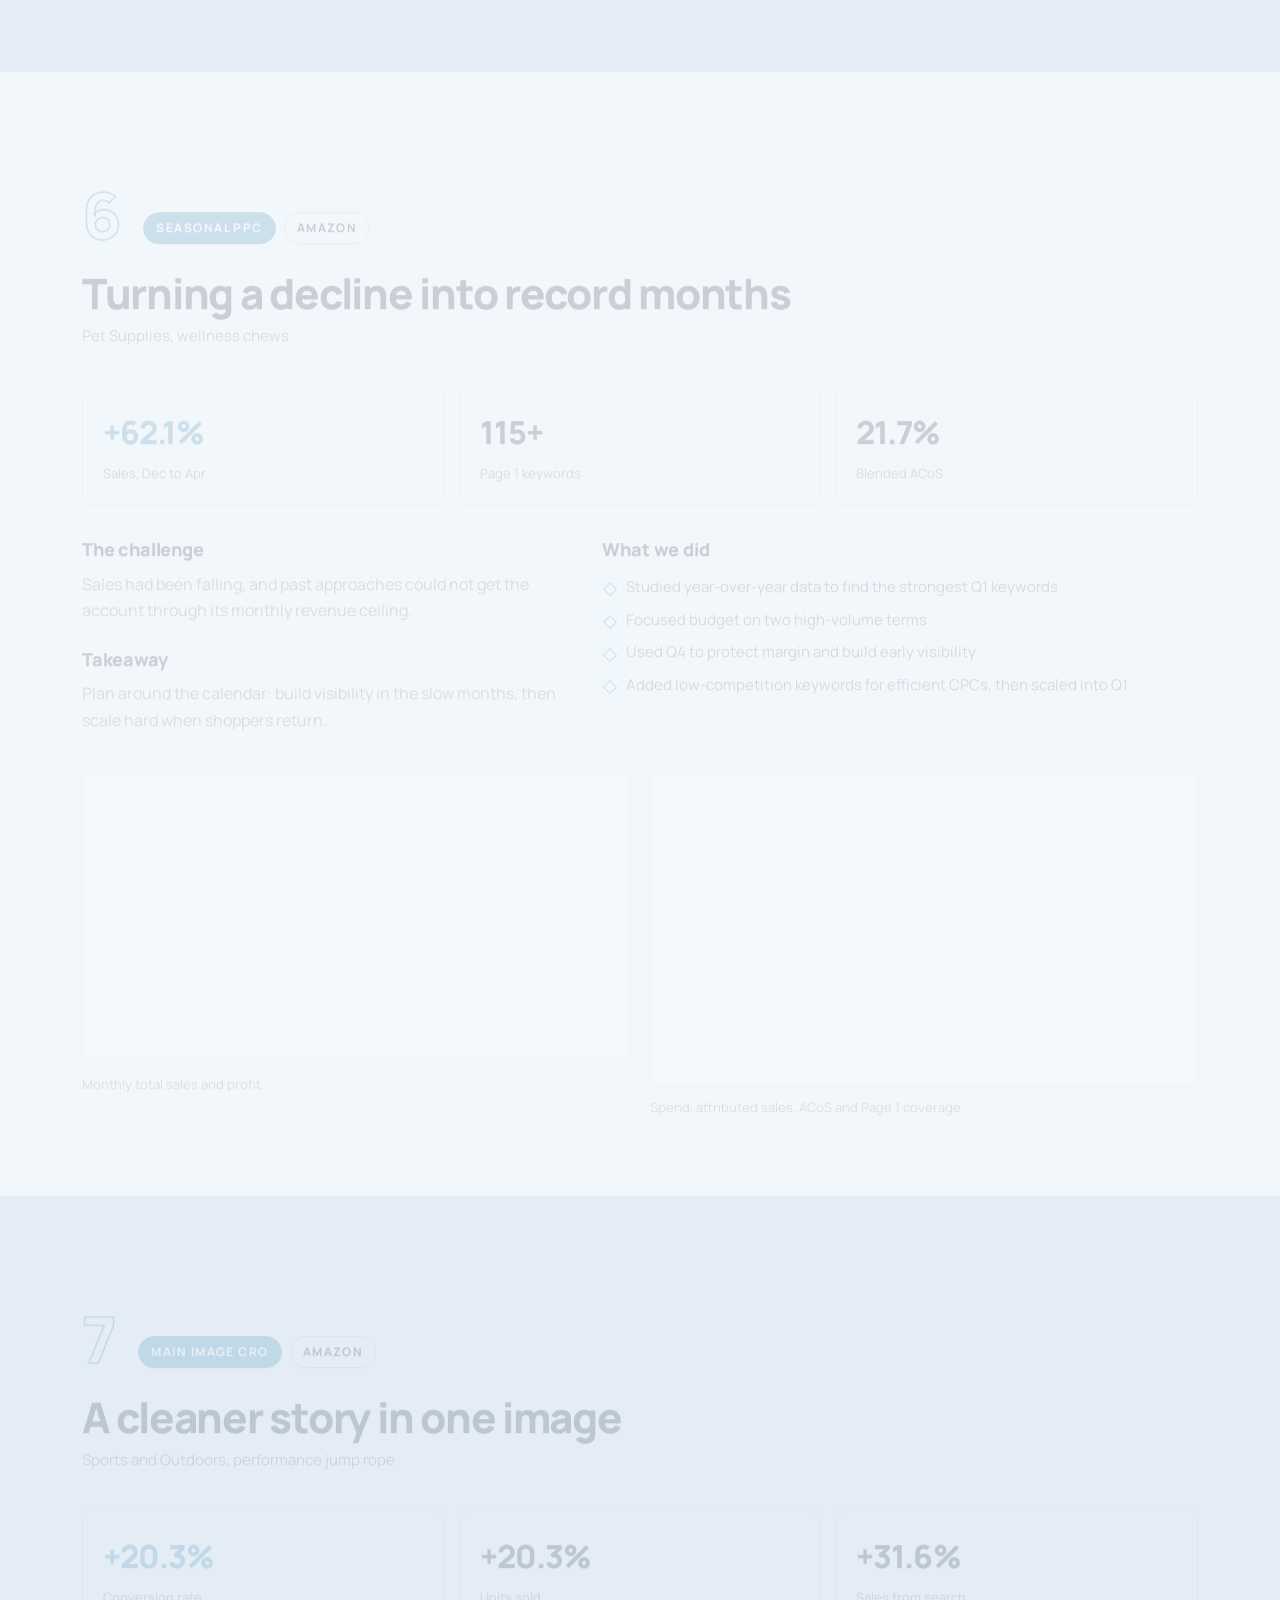
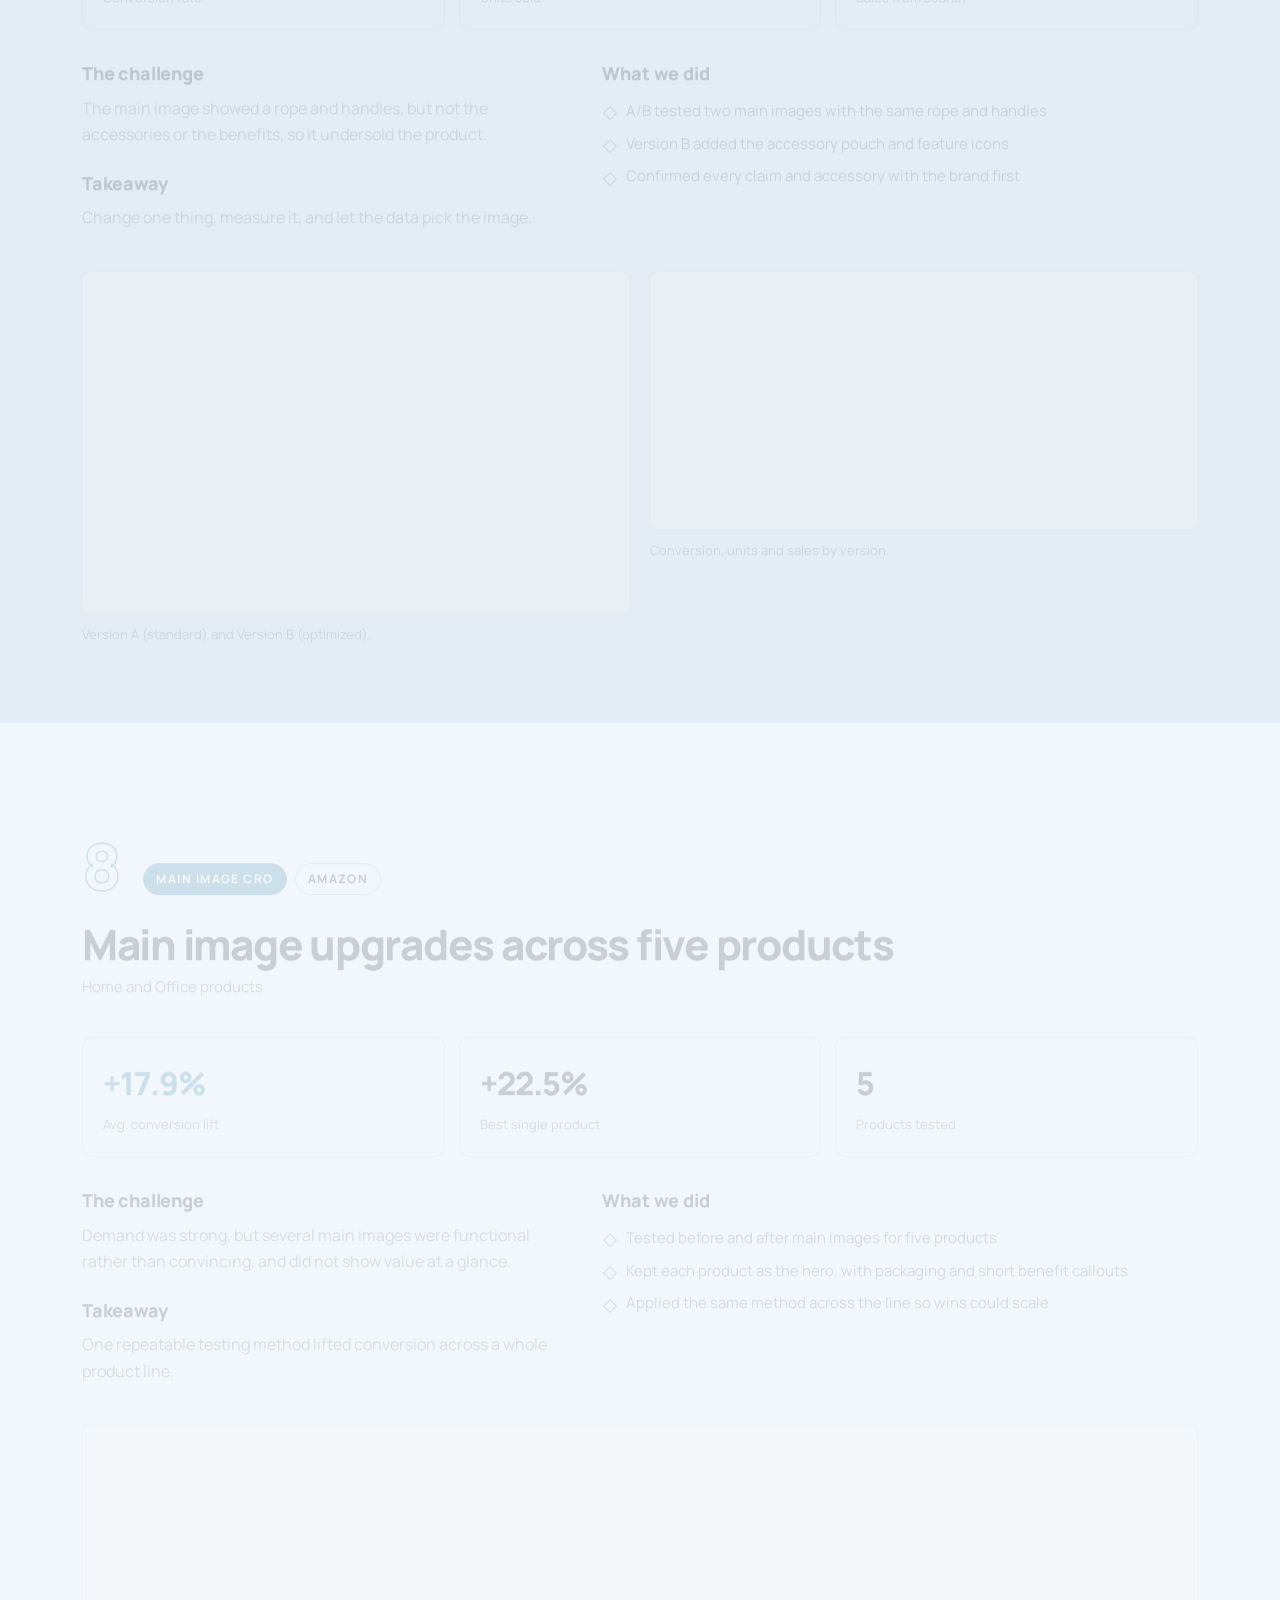
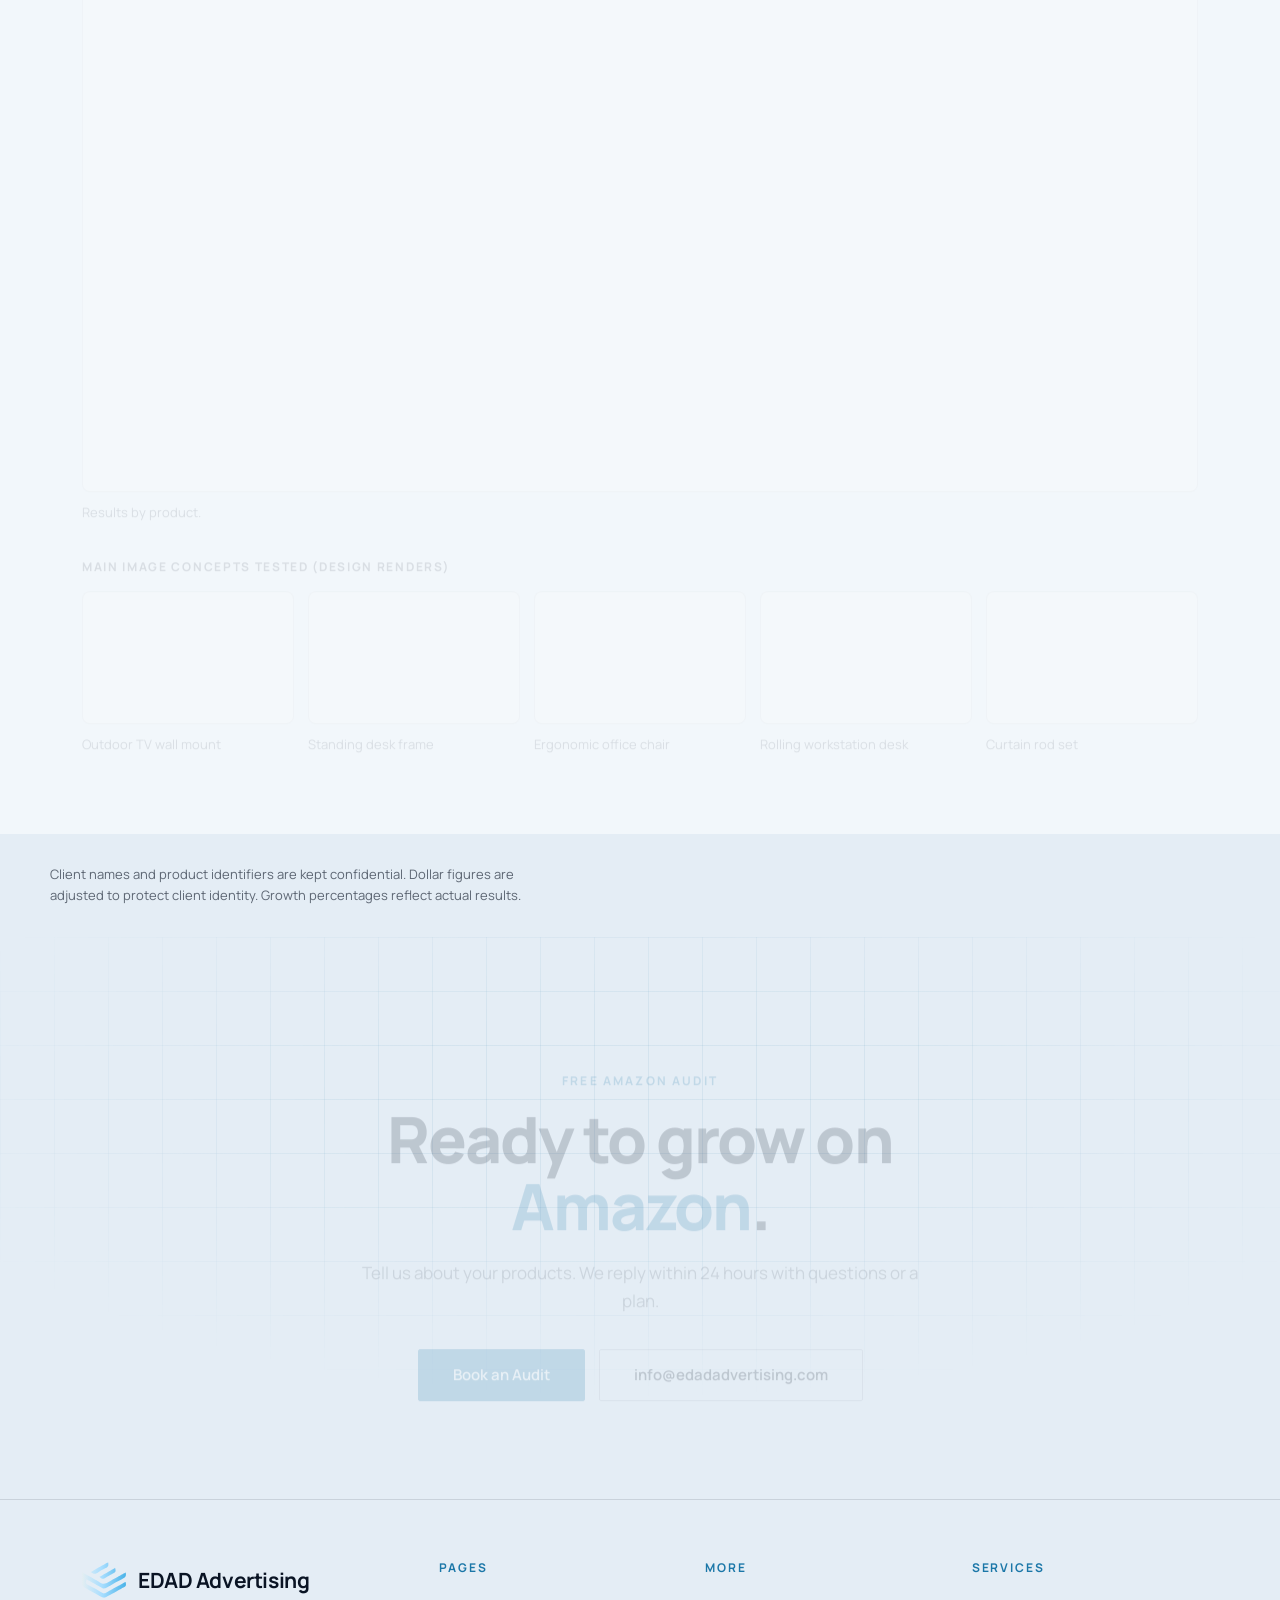
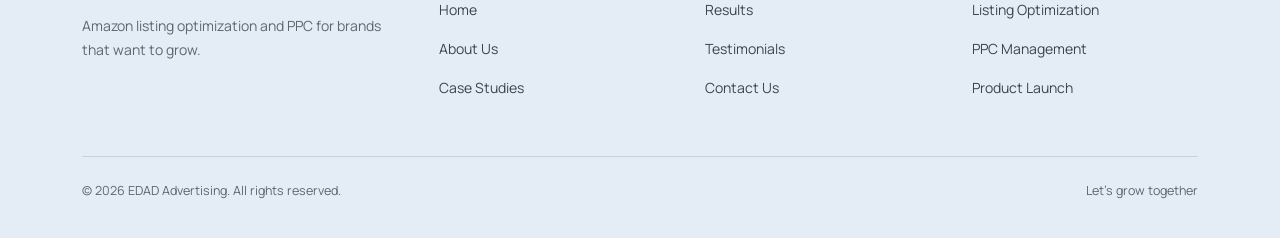
<file: work.html>
<!DOCTYPE html><html lang="en"><head><meta charset="utf-8"><title>Moved | EDAD Advertising</title><meta name="robots" content="noindex,follow"><link rel="canonical" href="https://edadadvertising.com/case-studies.html"><meta http-equiv="refresh" content="0;url=case-studies.html"></head><body><p><a href="case-studies.html">This page has moved.</a></p></body></html>
</file>
<file: assets/style.css>
/* EDAD Advertising: shared stylesheet. Colour roles live in :root; change colours only there. */
@font-face{font-family:Manrope;src:url(manrope.woff2) format("woff2");font-weight:200 800;font-display:swap}
:root{
 --bg:#060B16;          /* main dark surface */
 --bg-deep:#030710;     /* deeper dark surface */
 --light:#F2F7FB;       /* light surface */
 --white:#FFFFFF;
 --accent:#4AB3E8;      /* accent */
 --accent-l:#7ECBF5;    /* lighter accent (hover) */
 --accent-d:#1B77A8;    /* deeper accent (text on light) */
 --on-accent:#04101C;
 --tx-dark:#EAF2FA;     /* text on dark */
 --tx-light:#0A1424;    /* text on light */
 --pos:#27B07A;         /* positive change, dashboards only */
 --wrap:1180px;--nav:74px;--ink:234,242,250;--navbg:3,7,16;--strong:#fff;
}
*{margin:0;padding:0;box-sizing:border-box}
html{-webkit-text-size-adjust:100%;scroll-behavior:smooth}
body{font:400 16px/1.65 Manrope,system-ui,sans-serif;background:var(--bg);color:var(--tx-dark);-webkit-font-smoothing:antialiased;overflow-x:hidden;-webkit-tap-highlight-color:transparent}
img,svg{display:block;max-width:100%}a{color:inherit;text-decoration:none}
:focus-visible{outline:2px solid var(--accent);outline-offset:3px}
.wrap{max-width:var(--wrap);margin:0 auto;padding:0 max(32px,env(safe-area-inset-left))}
h1,h2,h3,h4{font-weight:800;letter-spacing:-.03em;line-height:1.04}
h1 em,h2 em,h3 em{font-style:normal;color:var(--accent)}
.light h1 em,.light h2 em,.light h3 em{color:var(--accent-d)}
p{max-width:62ch}
/* surfaces */
.s-dark{background:var(--bg);color:var(--tx-dark)}.s-deep{background:var(--bg-deep);color:var(--tx-dark)}.s-light{background:var(--light);color:var(--tx-light)}
.s-dark p,.s-deep p{color:color-mix(in srgb,var(--tx-dark) 62%,transparent)}
.s-light p{color:color-mix(in srgb,var(--tx-light) 60%,transparent)}
section,.banner{position:relative;overflow:hidden}
.sec{padding:100px 0}
.sec-head{max-width:720px;margin-bottom:54px}.sec-head.c{margin-left:auto;margin-right:auto;text-align:center}.sec-head.c p{margin:0 auto}
.sec-head h2{font-size:clamp(30px,4.6vw,50px);margin-bottom:16px}
.sec-head p{font-size:17px;max-width:600px}
.eyebrow{display:block;font-size:12px;font-weight:700;text-transform:uppercase;letter-spacing:.18em;color:var(--accent);margin-bottom:16px}
.s-light .eyebrow{color:var(--accent-d)}
.hair{border-color:color-mix(in srgb,currentColor 12%,transparent)}
/* menu */
.nav{position:fixed;top:0;left:0;right:0;z-index:60;height:var(--nav);padding:20px 0;transition:background .35s,border-color .35s;border-bottom:1px solid transparent;color:var(--tx-dark)}
.nav.scrolled{background:rgba(var(--navbg),.96);border-color:rgba(var(--ink),.12)}
.nav .wrap{display:flex;align-items:center;justify-content:space-between;height:34px}
.brand{display:flex;align-items:center;gap:12px;font-size:21px;font-weight:700;letter-spacing:-.02em}
.brand svg{height:36px;width:auto}
.links{display:flex;align-items:center;gap:24px;list-style:none}
.links a{font-size:14px;font-weight:500;color:color-mix(in srgb,var(--tx-dark) 78%,transparent);padding:7px 0;display:inline-block}
.links a:hover,.links a.active{color:var(--strong)}
.links a.active{box-shadow:0 2px 0 0 var(--accent);padding-bottom:7px;border-bottom:0}
.links .btn{color:var(--on-accent);padding:12px 22px}
.burger{display:none;background:0;border:1px solid rgba(var(--ink),.2);color:var(--strong);border-radius:2px;min-width:44px;min-height:44px;padding:0 14px;font:600 14px Manrope,sans-serif;cursor:pointer}
/* buttons */
.btn{display:inline-block;background:var(--accent);color:var(--on-accent);font:600 14px/1.2 Manrope,sans-serif;padding:12px 22px;border-radius:2px;border:1px solid var(--accent);cursor:pointer;transition:transform .25s,background .25s,border-color .25s,color .25s;text-align:center}
.btn:hover{background:var(--accent-l);border-color:var(--accent-l);transform:translateY(-1px)}
.btn.out{background:transparent;color:inherit;border-color:color-mix(in srgb,currentColor 25%,transparent)}
.btn.out:hover{border-color:var(--accent);color:var(--accent);background:transparent}
.btn.lg{font-size:15px;padding:16px 34px}
.arrow{font-size:14px;font-weight:700;color:var(--accent);display:inline-flex;gap:8px;align-items:center;padding:10px 0}
.s-light .arrow{color:var(--accent-d)}
.arrow i{font-style:normal;transition:transform .25s}.arrow:hover i{transform:translateX(4px)}
.row{display:flex;gap:14px;flex-wrap:wrap}
/* hero and banner */
.hero,.banner{padding-top:150px}
.hero{padding-bottom:20px}
.banner{padding-bottom:70px;border-bottom:1px solid rgba(var(--ink),.12)}
.grid-bg:before{content:"";position:absolute;inset:0;background-image:linear-gradient(rgba(74,179,232,.07) 1px,transparent 1px),linear-gradient(90deg,rgba(74,179,232,.07) 1px,transparent 1px);background-size:64px 64px;-webkit-mask-image:radial-gradient(ellipse 80% 70% at 50% 30%,#000 25%,transparent 75%);mask-image:radial-gradient(ellipse 80% 70% at 50% 30%,#000 25%,transparent 75%);pointer-events:none}
.glow:after{content:"";position:absolute;top:-200px;right:-160px;width:680px;height:680px;border-radius:50%;background:radial-gradient(circle,rgba(74,179,232,.13),transparent 65%);pointer-events:none}
.hero .wrap,.banner .wrap{position:relative;z-index:1}
.hero h1{font-size:clamp(40px,6vw,70px);max-width:15ch;margin:18px 0 26px}
.banner h1{font-size:clamp(40px,6vw,72px);max-width:760px;margin:18px 0 22px}
.lead{font-size:clamp(16px,1.6vw,19px);max-width:560px;color:color-mix(in srgb,var(--tx-dark) 62%,transparent)}
.hero .row{margin-top:34px}
.crumbs{font-size:12px;font-weight:600;text-transform:uppercase;letter-spacing:.14em;color:color-mix(in srgb,var(--tx-dark) 62%,transparent)}
.crumbs a:hover{color:var(--accent)}.crumbs b{color:var(--tx-dark);font-weight:600}
/* feature rows */
.feat{padding:54px 0;border-top:1px solid rgba(var(--ink),.12)}
.feat .wrap{display:grid;grid-template-columns:1fr 1fr;gap:58px;align-items:center}
.feat:nth-of-type(even) .copy{order:2}
.feat h2{font-size:clamp(26px,3.6vw,40px);line-height:1.08;margin:14px 0 16px}
.vis{border:1px solid rgba(var(--ink),.12);border-radius:10px;background:rgba(var(--ink),.02);padding:28px;display:grid;gap:14px}
.vis .bar{display:flex;align-items:center;gap:14px;font-size:13px;font-weight:600}
.vis .bar span{flex:0 0 120px;color:color-mix(in srgb,var(--tx-dark) 62%,transparent)}
.vis .bar i{display:block;height:10px;border-radius:2px;background:linear-gradient(90deg,var(--accent-d),var(--accent))}
.vis .big{font-size:clamp(40px,5vw,56px);font-weight:800;letter-spacing:-.04em;color:var(--accent);line-height:1}
.vis .cap{font-size:13px;color:color-mix(in srgb,var(--tx-dark) 62%,transparent)}
/* cards */
.cards2{display:grid;grid-template-columns:1fr 1fr;gap:22px}
.cards3{display:grid;grid-template-columns:repeat(3,1fr);gap:22px}
.card{position:relative;border:1px solid color-mix(in srgb,currentColor 12%,transparent);background:color-mix(in srgb,currentColor 2%,transparent);border-radius:10px;transition:transform .3s,border-color .3s,box-shadow .3s;overflow:hidden}
.card.hv:hover{transform:translateY(-4px);border-color:color-mix(in srgb,var(--accent) 55%,transparent);box-shadow:0 22px 50px -24px rgba(3,7,16,.5)}
.svc{padding:34px 32px}
.svc:before{content:"";position:absolute;left:0;right:0;top:0;height:3px;background:var(--accent);opacity:0;transition:opacity .3s}.svc:hover:before{opacity:1}
.ico{width:44px;height:44px;border-radius:9px;background:color-mix(in srgb,var(--accent) 16%,transparent);display:grid;place-items:center;color:var(--accent-d);margin-bottom:18px}
.ico svg{width:22px;height:22px;fill:none;stroke:currentColor;stroke-width:1.8;stroke-linecap:round;stroke-linejoin:round}
.s-dark .ico,.s-deep .ico{color:var(--accent)}
.svc .num{font-size:12px;font-weight:700;letter-spacing:.14em;color:var(--accent-d);display:block;margin-bottom:8px}
.svc h3{font-size:23px;line-height:1.15;margin-bottom:12px}
.svc ul,.dia{list-style:none;margin-top:16px;display:grid;gap:8px}
.dia li{position:relative;padding-left:24px;font-size:15px;color:color-mix(in srgb,currentColor 70%,transparent)}
.dia li:before{content:"";position:absolute;left:3px;top:.62em;width:8px;height:8px;border:1.5px solid var(--accent);transform:rotate(45deg)}
.s-light .dia li:before{border-color:var(--accent-d)}
.chips{display:flex;flex-wrap:wrap;gap:10px;justify-content:center;margin-top:36px}
.chip{font-size:13px;font-weight:600;padding:8px 16px;border-radius:999px;border:1px solid color-mix(in srgb,currentColor 12%,transparent)}
/* about band and stats */
.about-band .wrap{display:grid;grid-template-columns:1fr 1fr;gap:60px;align-items:center}
.pts{display:grid;gap:20px;margin-top:28px}.pt{display:flex;gap:16px;align-items:flex-start}.pt h4{font-size:17px;letter-spacing:-.01em;margin-bottom:4px}
.stats{border:1px solid rgba(var(--ink),.12);border-radius:10px;padding:34px;background:rgba(var(--ink),.02)}
.stat{display:flex;justify-content:space-between;align-items:baseline;gap:16px;padding:16px 0;border-bottom:1px solid rgba(var(--ink),.12)}
.stat:first-child{padding-top:0}.stat:last-child{border:0;padding-bottom:0}
.stat span{font-size:14px;color:color-mix(in srgb,var(--tx-dark) 62%,transparent)}.stat b{font-size:26px;font-weight:800;letter-spacing:-.03em}
.stat:first-child b{color:var(--accent)}
/* quotes */
.quote{padding:30px;border-radius:8px}
.stars{color:var(--accent-d);letter-spacing:3px;font-size:15px;margin-bottom:14px}
.quote blockquote{font-size:16px;font-weight:500;line-height:1.55;color:var(--tx-light);margin-bottom:22px}
.quote blockquote b{color:var(--accent-d);font-weight:700}
.who{display:flex;align-items:center;gap:14px}
.av{width:46px;height:46px;border-radius:50%;background:var(--bg);color:var(--accent);display:grid;place-items:center;font-weight:800;font-size:15px;flex:none}
.who b{display:block;font-size:14px;font-weight:700;color:var(--tx-light)}.who span{font-size:13px;color:color-mix(in srgb,var(--tx-light) 60%,transparent)}
/* faq */
.faq{max-width:820px;margin:0 auto}
details{border-bottom:1px solid color-mix(in srgb,var(--tx-light) 12%,transparent)}details:first-child{border-top:1px solid color-mix(in srgb,var(--tx-light) 12%,transparent)}
summary{list-style:none;cursor:pointer;display:flex;justify-content:space-between;align-items:center;gap:20px;padding:22px 0;font-size:18px;font-weight:600;color:var(--tx-light);min-height:44px}
summary::-webkit-details-marker{display:none}
summary:after{content:"+";font-size:22px;font-weight:400;color:var(--accent-d);transition:transform .25s;flex:none}
details[open] summary:after{transform:rotate(45deg)}
details p{max-width:760px;padding:0 0 24px}
/* cta */
.cta{padding:116px 0;text-align:center}
.cta .wrap{position:relative;z-index:1}
.cta.grid-bg:before{background-size:54px 54px}
.cta h2{font-size:clamp(38px,5.6vw,64px);max-width:760px;margin:0 auto 20px}
.cta p{margin:0 auto 34px;max-width:560px;font-size:17px}
.cta .row{justify-content:center}
/* story, values */
.story .wrap{display:grid;grid-template-columns:1.1fr .9fr;gap:56px;align-items:start}
.story p+p{margin-top:18px}
.val{padding:32px}.val h3{font-size:21px;margin-bottom:10px}
.val.wide{margin-top:22px;display:grid;grid-template-columns:1fr 2fr;gap:32px;align-items:center}
/* case studies */
.jump{position:sticky;top:var(--nav);z-index:40;background:rgba(var(--navbg),.96);border-bottom:1px solid rgba(var(--ink),.12)}
.jump .wrap{display:flex;gap:10px;overflow-x:auto;padding-top:12px;padding-bottom:12px;scrollbar-width:none}
.jump a{white-space:nowrap;font-size:12.5px;font-weight:600;padding:8px 16px;border-radius:999px;border:1px solid rgba(var(--ink),.2);color:var(--tx-dark);min-height:36px}
.jump a:hover{border-color:var(--accent);color:var(--accent)}
.case{padding:96px 0;scroll-margin-top:130px}
.case .top{display:flex;align-items:flex-end;gap:24px;flex-wrap:wrap;margin-bottom:26px}
.cnum{font-size:64px;font-weight:800;line-height:.9;letter-spacing:-.04em;color:transparent;-webkit-text-stroke:1.4px var(--accent)}
.pills{display:flex;gap:8px;flex-wrap:wrap}
.pill{font-size:12px;font-weight:700;text-transform:uppercase;letter-spacing:.12em;padding:5px 12px;border-radius:999px;border:1px solid color-mix(in srgb,currentColor 25%,transparent)}
.pills .pill:first-child{background:var(--accent);border-color:var(--accent);color:var(--on-accent)}
.case h2{font-size:clamp(26px,4vw,42px);line-height:1.1;margin-bottom:8px}
.cat{font-size:15px;margin-bottom:36px}
.case .two{display:grid;grid-template-columns:1fr 1.25fr;gap:44px}
.case h3{font-size:18px;letter-spacing:-.01em;margin-bottom:12px}
.tiles{display:grid;grid-template-columns:repeat(auto-fit,minmax(190px,1fr));gap:14px;margin-top:44px}
.tile{padding:20px;border-radius:10px;border:1px solid rgba(var(--ink),.12);background:rgba(var(--ink),.02)}
.tile b{display:block;font-size:clamp(24px,3vw,32px);font-weight:800;letter-spacing:-.03em}.tile:first-child b{color:var(--accent)}
.tile span{font-size:13px;color:color-mix(in srgb,var(--tx-dark) 62%,transparent)}
.note{font-size:13px;padding:30px 0}
/* results */
.filters{display:flex;gap:10px;flex-wrap:wrap;margin-bottom:34px}
.fp{font:600 13.5px Manrope,sans-serif;padding:9px 18px;border-radius:999px;border:1px solid color-mix(in srgb,var(--tx-light) 18%,transparent);background:transparent;color:var(--tx-light);cursor:pointer;min-height:40px}
.fp[aria-pressed=true]{background:var(--bg);color:var(--tx-dark);border-color:var(--bg)}
.rcard{padding:30px;border-radius:12px;display:flex;flex-direction:column;gap:18px}
.rcard.hv:hover{transform:translateY(-3px)}
.rtop{display:flex;justify-content:space-between;gap:12px;align-items:center;font-size:13px;font-weight:600}
.rbig{font-size:clamp(40px,5vw,56px);font-weight:800;letter-spacing:-.04em;color:var(--accent-d);line-height:1}
.rbig span{display:block;font-size:14px;font-weight:500;letter-spacing:0;color:color-mix(in srgb,var(--tx-light) 60%,transparent);margin-top:8px}
.subs{display:grid;grid-template-columns:1fr 1fr;border-top:1px solid color-mix(in srgb,var(--tx-light) 12%,transparent);padding-top:16px}
.subs div+div{border-left:1px solid color-mix(in srgb,var(--tx-light) 12%,transparent);padding-left:18px}
.subs b{display:block;font-size:20px;font-weight:800;letter-spacing:-.02em}.subs span{font-size:12.5px;color:color-mix(in srgb,var(--tx-light) 60%,transparent)}
.rcard .arrow{margin-top:auto}
/* contact */
.contact .wrap{display:grid;grid-template-columns:1fr 1fr;gap:50px;align-items:start}
.formcard{padding:34px;border-radius:12px}
form{display:grid;gap:18px}
label{display:grid;gap:7px;font-size:12px;font-weight:700;text-transform:uppercase;letter-spacing:.1em}
input,select,textarea{font:400 15px Manrope,sans-serif;padding:13px 15px;border:1px solid color-mix(in srgb,var(--tx-light) 18%,transparent);border-radius:6px;background:var(--white);color:var(--tx-light);width:100%;text-transform:none;letter-spacing:0}
input:focus,select:focus,textarea:focus{outline:0;border-color:var(--accent)}
textarea{min-height:140px;resize:vertical}
form .btn{width:100%;padding:15px}
.crow{display:flex;gap:18px;padding:22px 0;border-bottom:1px solid rgba(var(--ink),.12)}.crow:first-child{padding-top:0}
.crow h3{font-size:17px;letter-spacing:-.01em;margin-bottom:4px}.crow a:hover{color:var(--accent)}
/* footer */
footer{padding:62px 0 36px;background:var(--bg-deep);color:var(--tx-dark);border-top:1px solid rgba(var(--ink),.12)}
.fgrid{display:grid;grid-template-columns:1.4fr 1fr 1fr 1fr;gap:40px}
footer p{font-size:14px;margin-top:16px;color:color-mix(in srgb,var(--tx-dark) 62%,transparent)}
footer h4{font-size:12px;font-weight:700;text-transform:uppercase;letter-spacing:.16em;color:var(--accent);margin-bottom:16px}
footer ul{list-style:none;display:grid;gap:2px}footer li a{font-size:14px;display:inline-block;padding:7px 0;color:color-mix(in srgb,var(--tx-dark) 78%,transparent)}footer li a:hover{color:var(--strong)}
.fbar{margin-top:50px;padding-top:24px;border-top:1px solid rgba(var(--ink),.12);display:flex;justify-content:space-between;gap:16px;flex-wrap:wrap;font-size:12.5px;color:color-mix(in srgb,var(--tx-dark) 62%,transparent);padding-bottom:env(safe-area-inset-bottom)}
/* reveal */
.js .rv{opacity:0;transform:translateY(22px);transition:opacity .7s ease,transform .7s ease;transition-delay:var(--d,0s)}
.js .rv.in{opacity:1;transform:none}
/* breakpoints */
@media(max-width:1000px){
 .burger{display:block}
 .links{position:fixed;top:0;right:0;bottom:0;width:min(86vw,360px);background:var(--bg-deep);flex-direction:column;align-items:flex-start;gap:26px;padding:100px 32px 32px;transform:translateX(100%);transition:transform .35s;border-left:1px solid rgba(var(--ink),.12)}
 .links.open{transform:none}.links a{font-size:20px}.links .btn{font-size:15px;margin-top:6px}
 .nav{z-index:70}.burger{position:relative;z-index:80}
}
@media(max-width:980px){
 .feat .wrap,.about-band .wrap,.case .two{grid-template-columns:1fr;gap:36px}.feat:nth-of-type(even) .copy{order:0}
 .cards3.q{grid-template-columns:1fr}.fgrid{grid-template-columns:1fr 1fr}
}
@media(max-width:880px){
 .cards2.svcs,.story .wrap,.cards3.vals,.contact .wrap,.val.wide{grid-template-columns:1fr}
}
@media(max-width:720px){
 .cards2.res,.cards2.qs{grid-template-columns:1fr}.cnum{font-size:46px}.case{padding:70px 0}.tiles{grid-template-columns:1fr 1fr}
 .sec{padding:72px 0}.hero,.banner{padding-top:120px}.row .btn{flex:1 1 100%}
}
@media(max-width:560px){.wrap{padding-left:22px;padding-right:22px}.fgrid{grid-template-columns:1fr}.brand{font-size:18px}.stats,.formcard,.svc{padding:24px}}
@media(prefers-reduced-motion:reduce){html{scroll-behavior:auto}.js .rv{opacity:1;transform:none;transition:none}*{transition:none!important}}
.crumbs a{display:inline-block;padding:12px 0}.crow a{display:inline-block;padding:10px 0}
.who .av{color:var(--accent);font-size:15px;font-weight:800}

/* theme toggle */
.tt{display:inline-flex;align-items:center;justify-content:center;width:44px;height:44px;margin:0 4px 0 10px;background:0;border:0;border-radius:50%;color:var(--strong);cursor:pointer;flex:none;opacity:.85;transition:opacity .2s,color .2s,background .2s}
.tt:hover{opacity:1;color:var(--accent);background:rgba(var(--ink),.06)}
.tt svg{width:24px;height:24px}.tt .sun{display:none}
[data-theme=light] .tt .sun{display:block}[data-theme=light] .tt .moon{display:none}
.nav .wrap>.tools{display:flex;align-items:center}
/* light theme: same roles, swapped values */
[data-theme=light]{--bg:#F2F7FB;--bg-deep:#E4EDF5;--light:#FFFFFF;--tx-dark:#0A1424;--tx-light:#0A1424;--accent:#1B77A8;--accent-l:#2A8FC4;--accent-d:#155F87;--on-accent:#FFFFFF;--ink:10,20,36;--navbg:242,247,251;--strong:#000}
[data-theme=light] .card.hv:hover{box-shadow:0 22px 50px -24px rgba(10,20,36,.25)}
[data-theme=light] .grid-bg:before{background-image:linear-gradient(rgba(27,119,168,.08) 1px,transparent 1px),linear-gradient(90deg,rgba(27,119,168,.08) 1px,transparent 1px)}
[data-theme=light] .glow:after{background:radial-gradient(circle,rgba(27,119,168,.12),transparent 65%)}
.nav .wrap>nav{margin-left:auto}.tt{position:relative;z-index:80}
/* case study screenshots */
.case .tiles{margin:26px 0 34px}
.shots{display:grid;grid-template-columns:1fr 1fr;gap:20px;margin-top:40px}
.shots .shot:only-child{grid-column:1/-1}
.shot{margin:0}.shot img{width:100%;height:auto;border-radius:8px;border:1px solid rgba(var(--ink),.12);background:#fff}
.shot figcaption{font-size:13px;margin-top:10px;color:color-mix(in srgb,var(--tx-dark) 60%,transparent)}
.concepts{margin-top:34px}.clabel{font-size:12px;font-weight:700;text-transform:uppercase;letter-spacing:.14em;color:var(--accent);margin-bottom:14px}
.cgrid{display:grid;grid-template-columns:repeat(5,1fr);gap:14px}
@media(max-width:880px){.shots{grid-template-columns:1fr}.cgrid{grid-template-columns:1fr 1fr}}
.hp{position:absolute;left:-9999px;width:1px;height:1px;overflow:hidden}

/* audit fixes: compact desktop nav for 1001-1180px, very narrow phones */
@media(min-width:1001px) and (max-width:1180px){.links{gap:16px}.links a{font-size:13.5px}.links .btn{padding:11px 16px}.brand{font-size:19px}}
.brand{white-space:nowrap}.brand svg{flex:none}
@media(max-width:360px){.wrap{padding-left:16px;padding-right:16px}.brand{font-size:15px;gap:8px}.brand svg{height:28px}.tt{margin-left:4px}.burger{padding:0 10px}.tiles,.case .tiles{grid-template-columns:1fr}.formcard,.stats,.svc{padding:18px}.crow{gap:12px}input,select,textarea{min-width:0;max-width:100%}}
@media(max-width:340px){.brand{font-size:13.5px;gap:6px;letter-spacing:-.03em}.brand svg{height:24px}.tt{width:38px;margin:0 2px 0 4px}.tt svg{width:20px;height:20px}.burger{padding:0 8px;font-size:13px;min-width:40px}}
</file>
